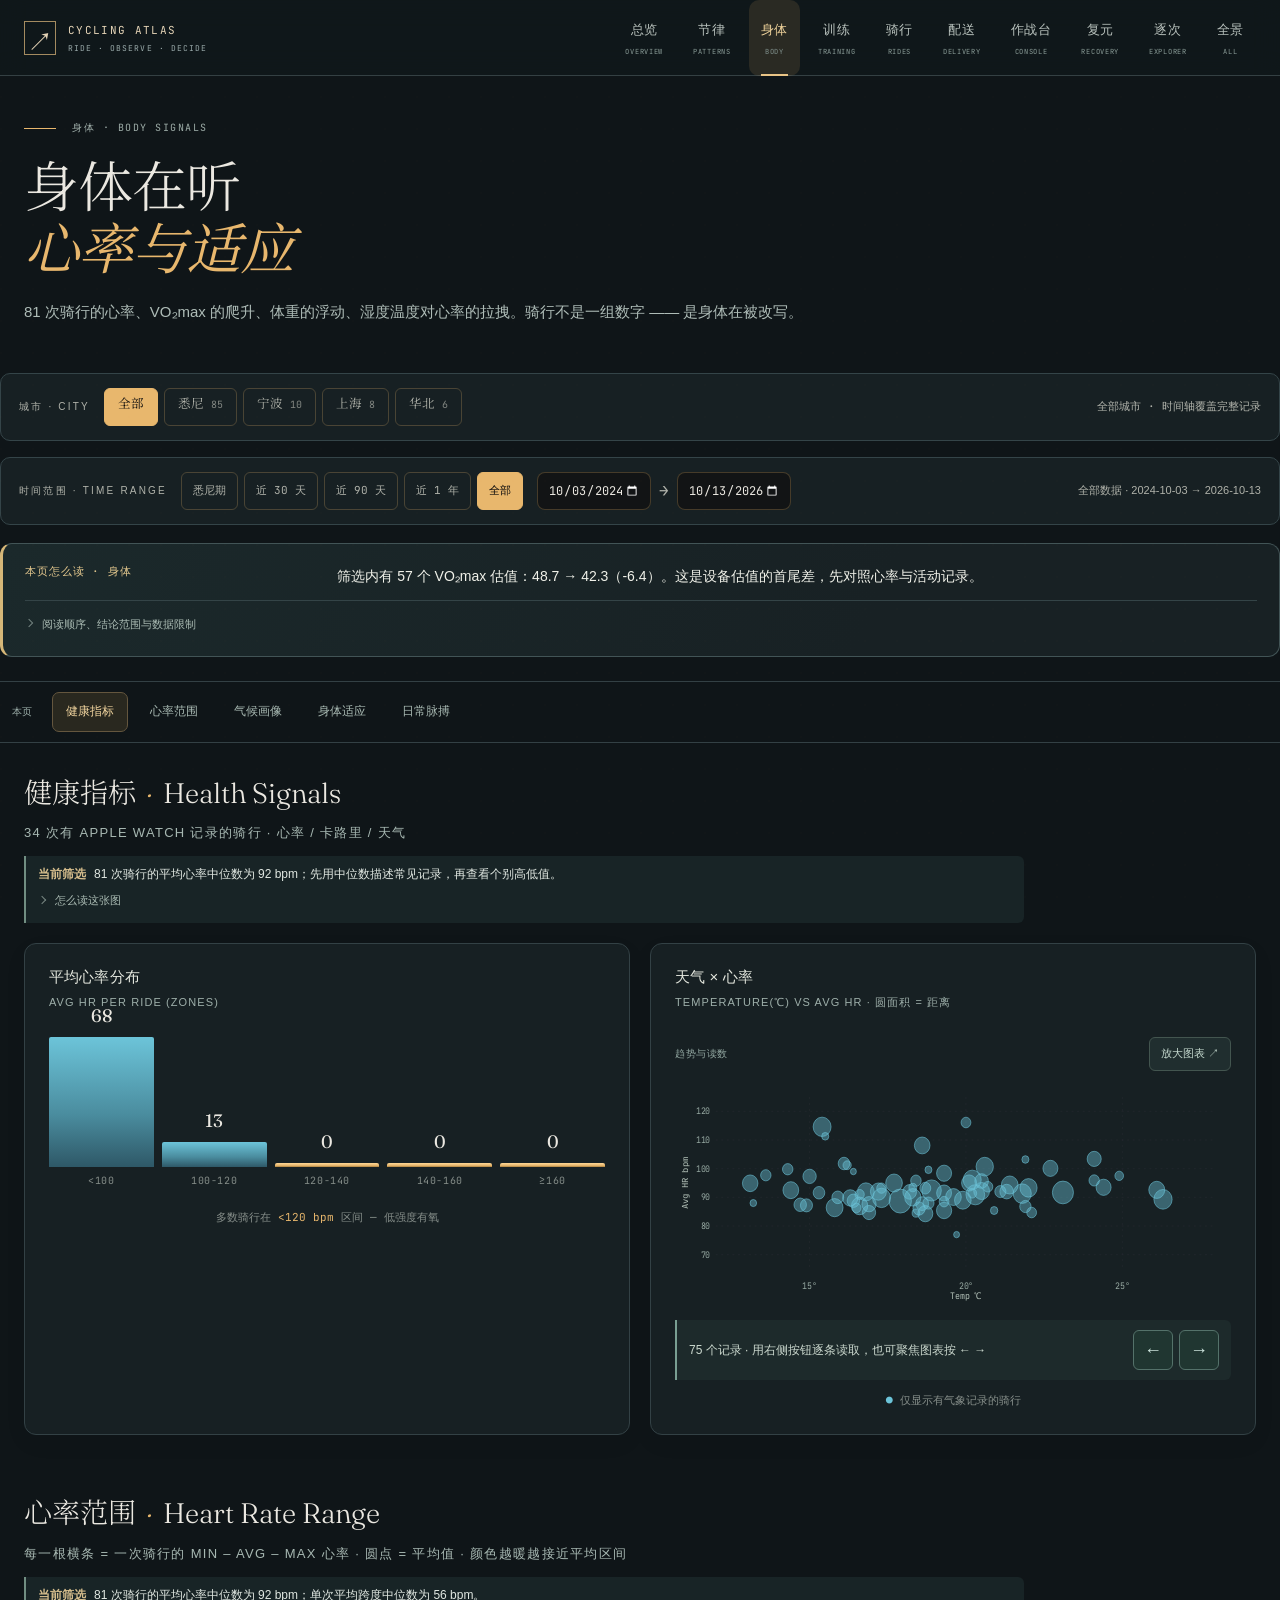
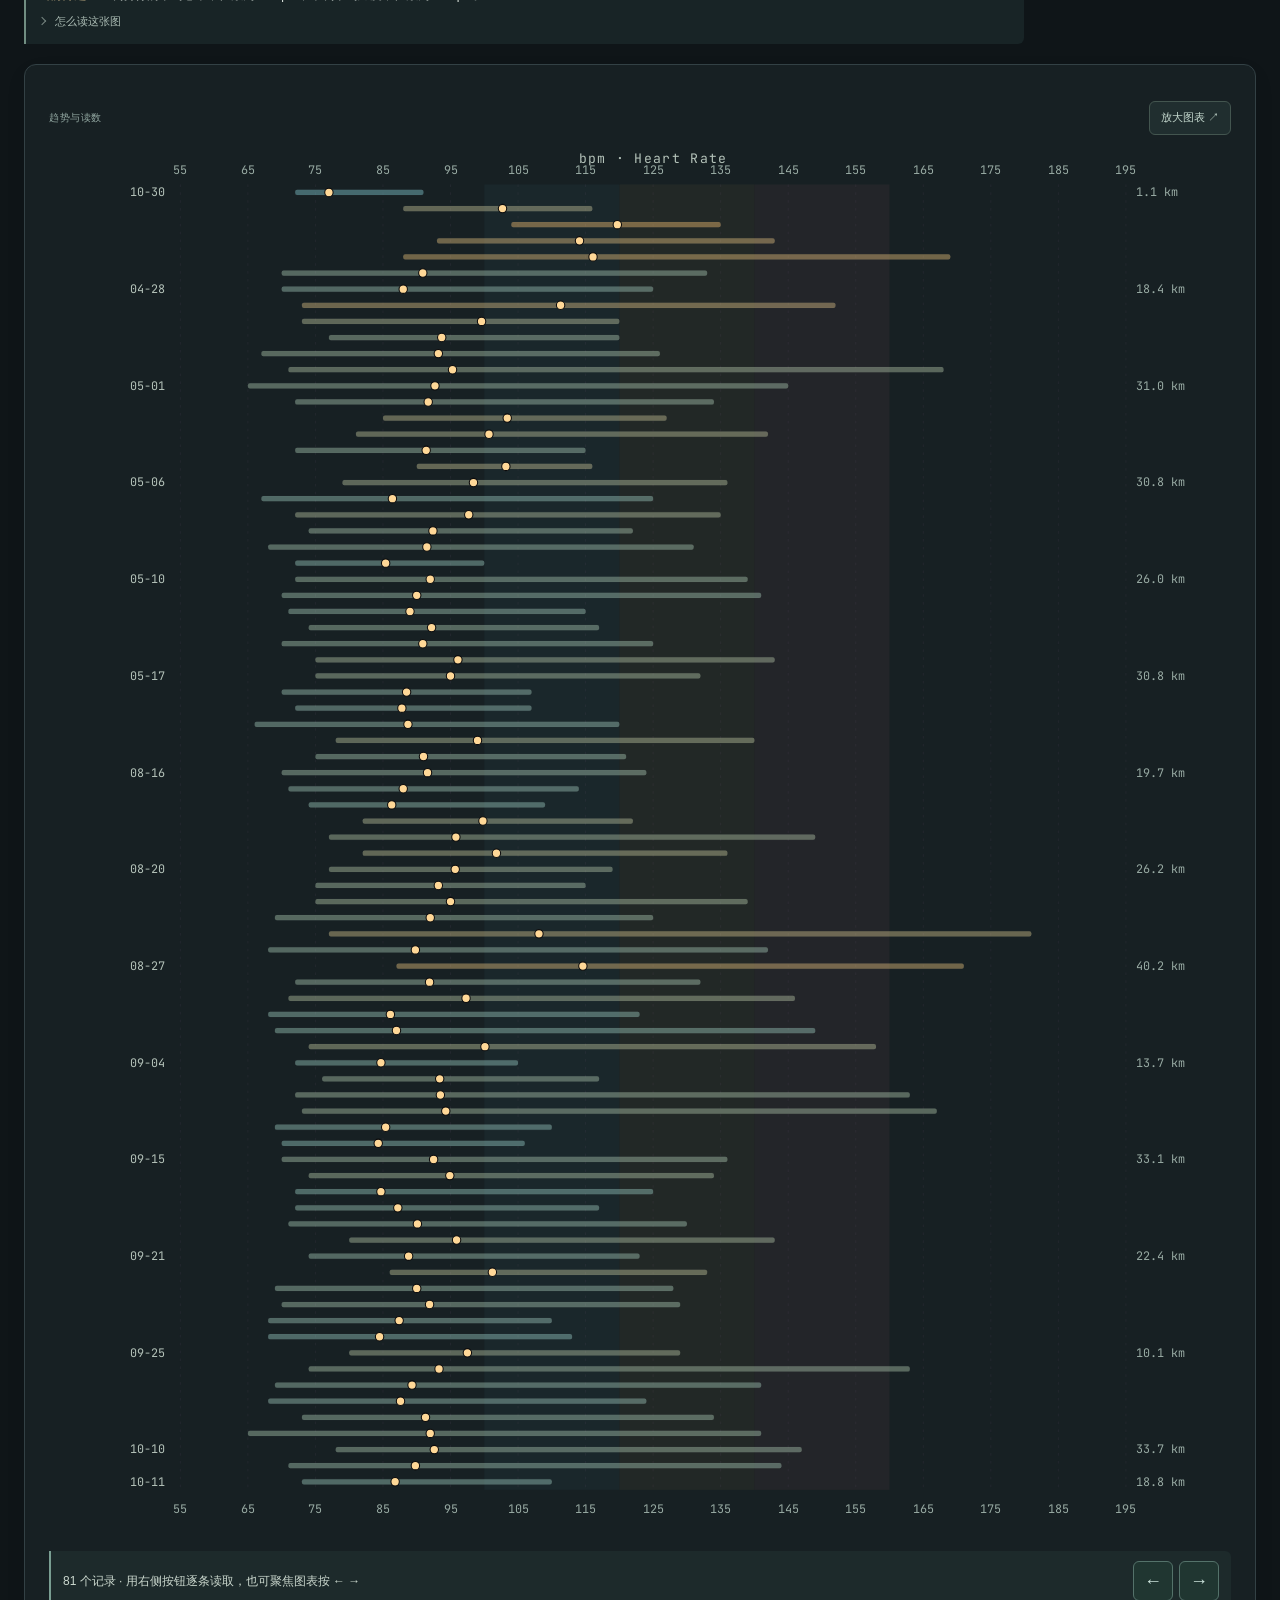
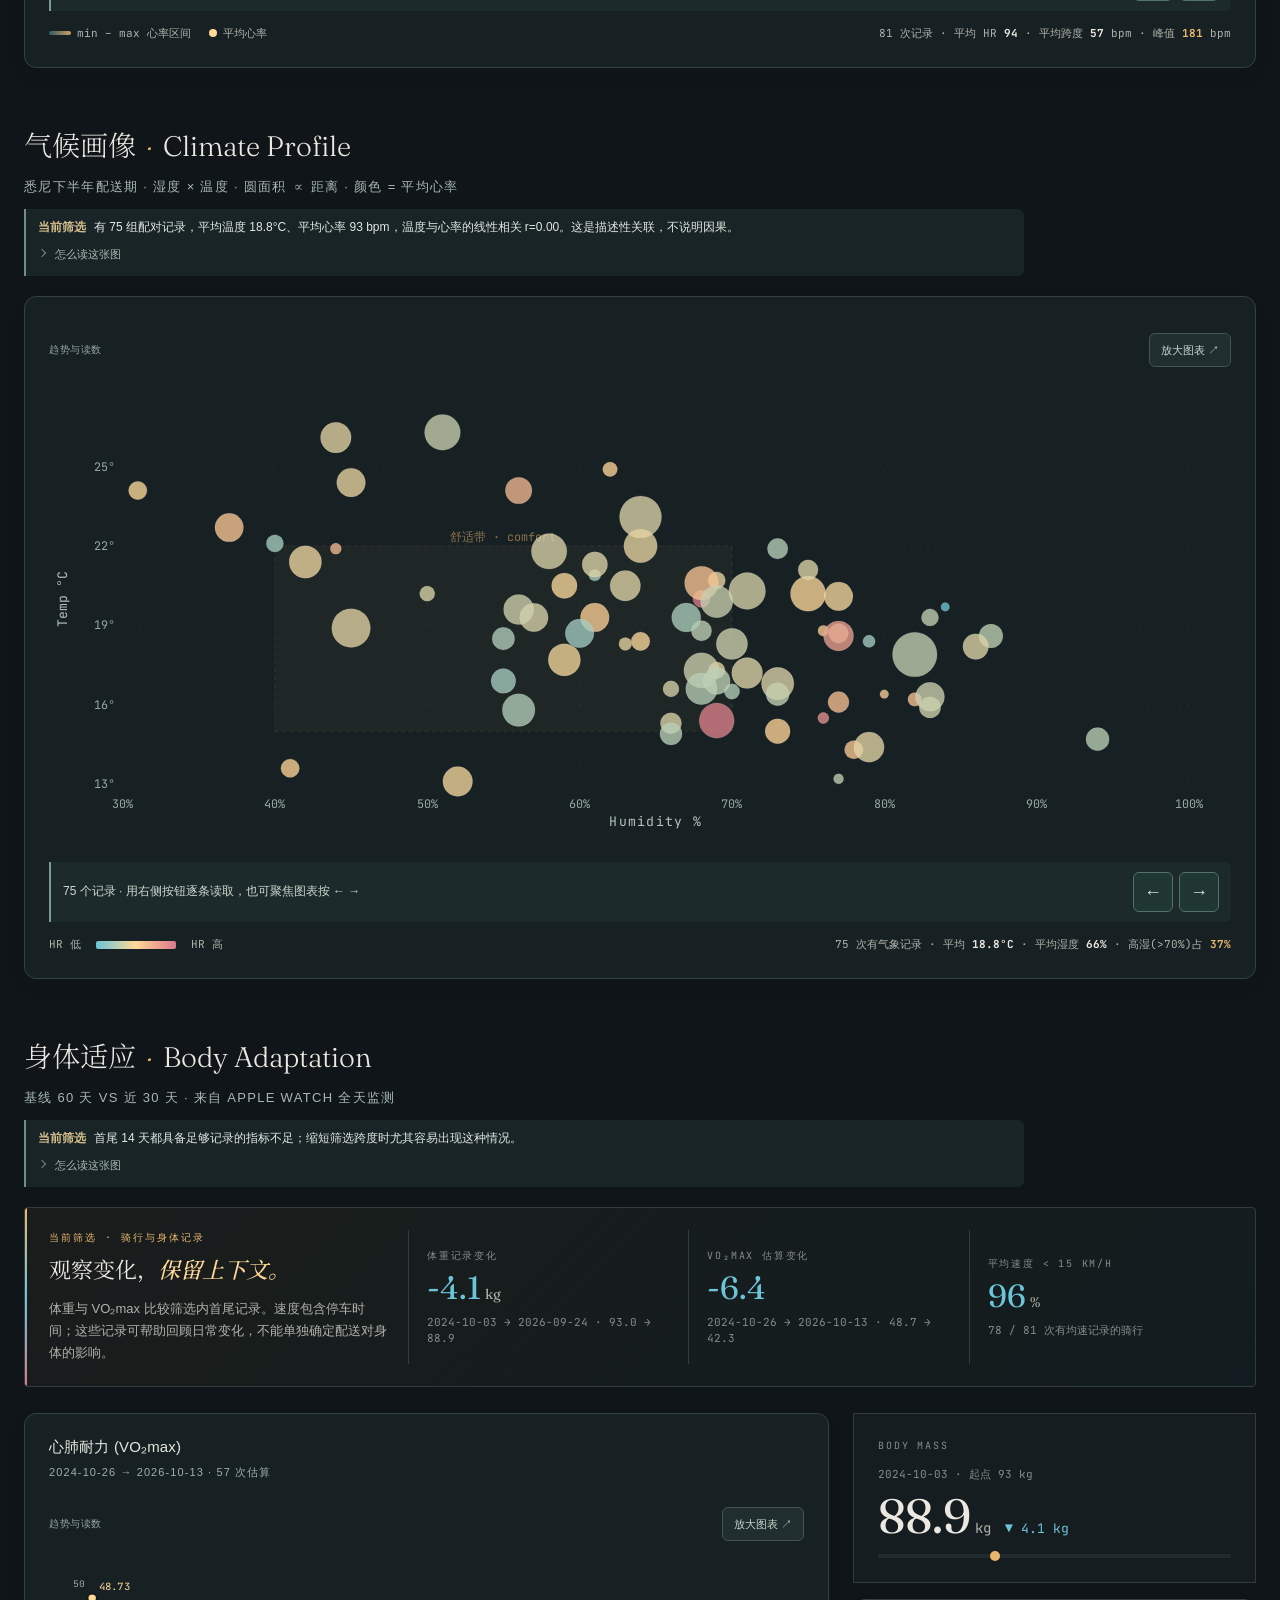
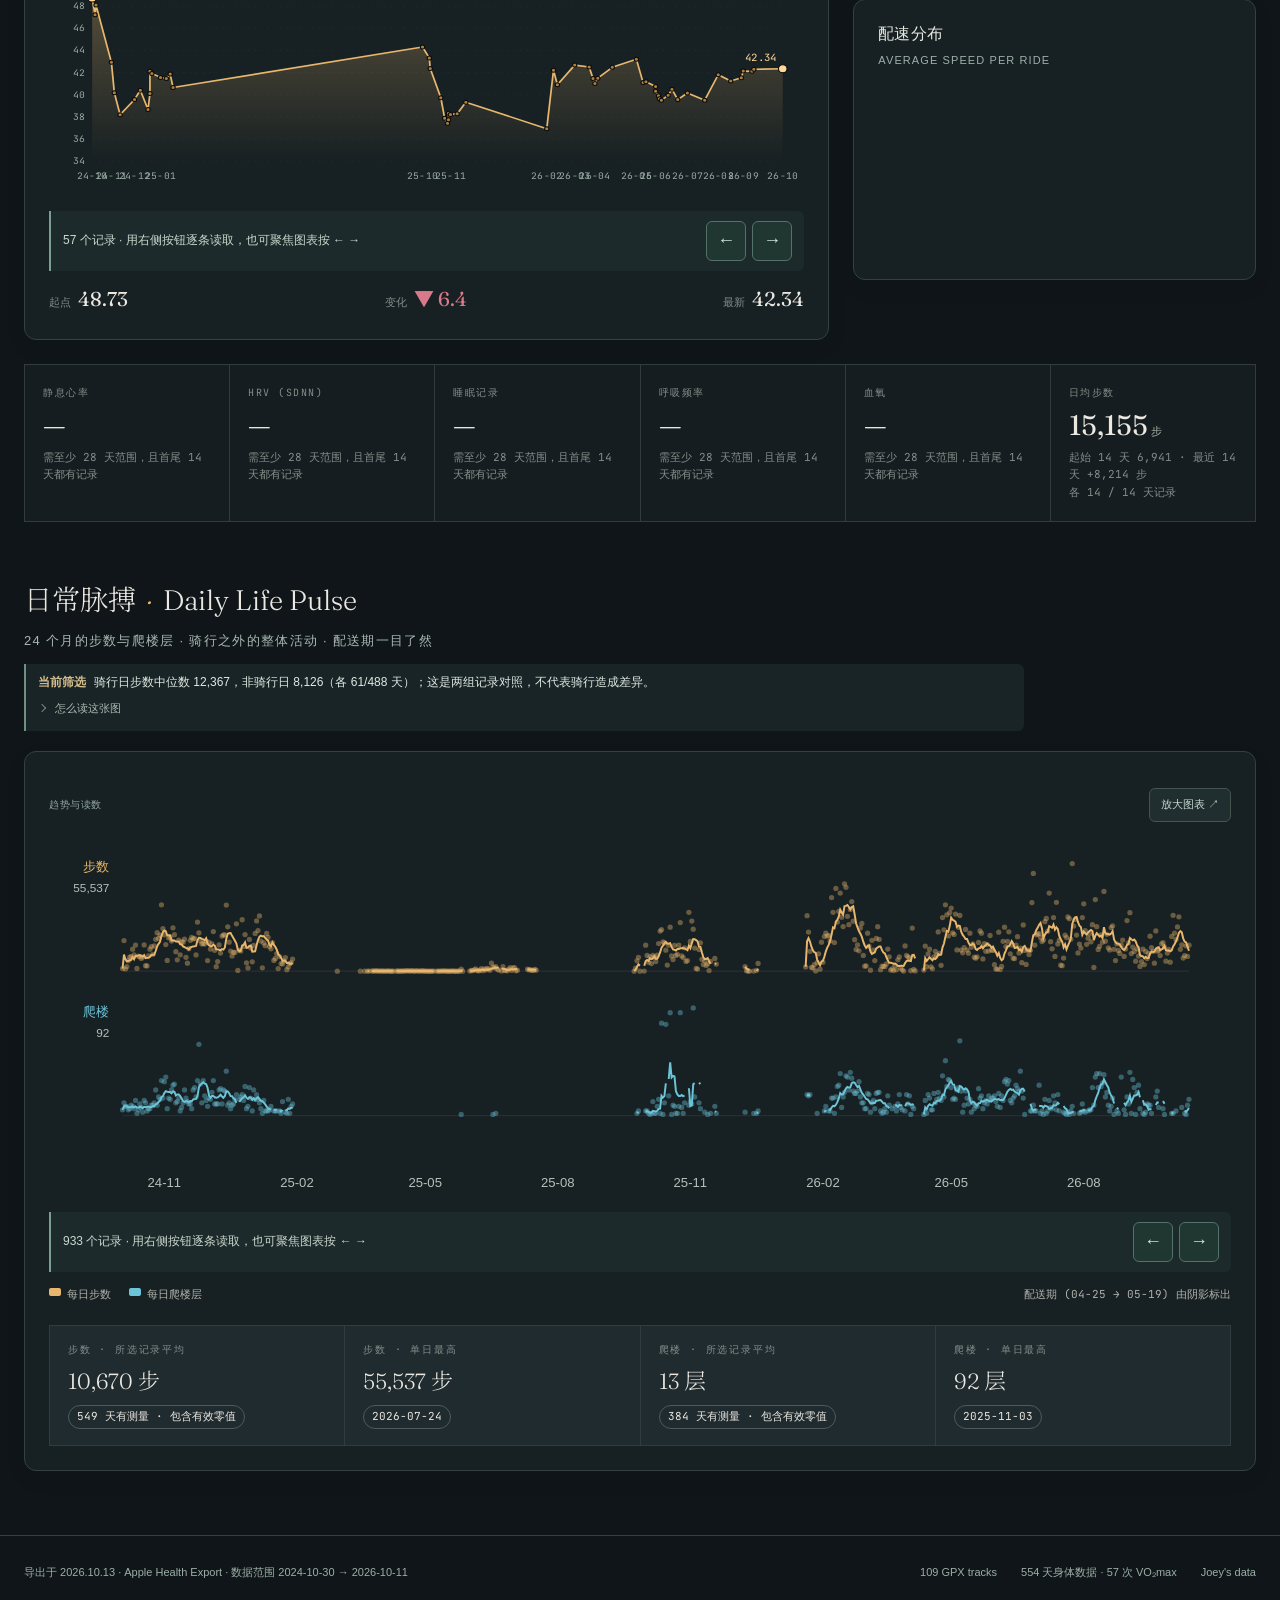
<file: body.html>
<!DOCTYPE html>
<html lang="zh-CN">
<head>
<meta charset="UTF-8">
<meta name="viewport" content="width=device-width, initial-scale=1.0">
<title>身体 · Body Signals</title>
<meta name="description" content="骑行写在身体上的痕迹 —— 心率区间、气候画像、VO₂max、体重与日常脉搏。">
<meta name="theme-color" content="#0f0e0c">
<meta property="og:type" content="website">
<meta property="og:site_name" content="Cycling Atlas">
<meta property="og:title" content="身体 · Body Signals">
<meta property="og:description" content="骑行写在身体上的痕迹 —— 心率区间、气候画像、VO₂max、体重与日常脉搏。">
<meta name="twitter:card" content="summary">
<link rel="icon" href="assets/favicon.svg?v=69ad9d413362" type="image/svg+xml">
<link rel="preconnect" href="https://fonts.googleapis.com">
<link rel="preconnect" href="https://fonts.gstatic.com" crossorigin>
<link href="https://fonts.googleapis.com/css2?family=Fraunces:opsz,wght@9..144,300;9..144,400;9..144,500;9..144,700&family=JetBrains+Mono:wght@300;400;500&family=Noto+Serif+SC:wght@300;400;500;700&display=swap" rel="stylesheet">
<link rel="stylesheet" href="assets/styles.css?v=d1652980118b">
<link rel="stylesheet" href="assets/site-ui.css?v=95672be36cc0">
</head>
<body data-page="body">

<nav id="topNav" class="top-nav" aria-label="主导航"></nav>

<section class="hero">
  <div class="hero-meta"><span id="heroMetaText">身体 · Body Signals</span><span class="hero-fresh" id="heroFresh"></span></div>
  <h1 id="heroH1">身体在听<br><em>心率与适应</em></h1>
  <p class="hero-sub" id="heroSub"><span data-stat="rides">81</span> 次骑行的心率、VO₂max 的爬升、体重的浮动、湿度温度对心率的拉拽。骑行不是一组数字 —— 是身体在被改写。</p>
</section>



<div class="range-filter city-filter" id="cityFilter"></div>

<div class="range-filter" id="rangeFilter">
  <span class="range-filter-label">时间范围 · Time Range</span>
  <div class="range-filter-presets">
    <button class="range-preset" data-preset="sydney">悉尼期</button>
    <button class="range-preset" data-preset="30d">近 30 天</button>
    <button class="range-preset" data-preset="90d">近 90 天</button>
    <button class="range-preset" data-preset="year">近 1 年</button>
    <button class="range-preset" data-preset="all">全部</button>
  </div>
  <div class="range-filter-inputs">
    <input type="date" id="rangeFrom" aria-label="开始日期">
    <span class="range-filter-sep">→</span>
    <input type="date" id="rangeTo" aria-label="结束日期">
  </div>
  <div class="range-filter-summary" id="rangeFilterSummary">全部数据</div>
</div>


<main class="main">
<section class="analysis-section">
  <div class="section-title">健康指标<em>·</em>Health Signals</div>
  <div class="section-sub">34 次有 Apple Watch 记录的骑行 · 心率 / 卡路里 / 天气</div>

  <div class="analysis-grid">

    <div class="chart-card">
      <div class="chart-title">平均心率分布</div>
      <div class="chart-sub">Avg HR per ride (zones)</div>
      <div class="hr-zones" id="hrZones"></div>
      <div style="font-family: var(--mono); font-size: 11px; color: var(--text-faint); text-align: center; margin-top: 12px;">
        多数骑行在 <span style="color: var(--amber);">&lt;120 bpm</span> 区间 — 低强度有氧
      </div>
    </div>

    <div class="chart-card">
      <div class="chart-title">天气 × 心率</div>
      <div class="chart-sub">Temperature(℃) vs Avg HR · 圆面积 = 距离</div>
      <svg class="weather-scatter" id="weatherScatter" viewBox="0 0 600 220" preserveAspectRatio="none"></svg>
      <div style="font-family: var(--mono); font-size: 11px; color: var(--text-faint); text-align: center; margin-top: 12px;">
        <span style="color: var(--cyan);">●</span> 仅显示有气象记录的骑行
      </div>
    </div>

  </div>
</section>


<section class="analysis-section">
  <div class="section-title">心率范围<em>·</em>Heart Rate Range</div>
  <div class="section-sub">每一根横条 = 一次骑行的 min – avg – max 心率 · 圆点 = 平均值 · 颜色越暖越接近平均区间</div>
  <div class="chart-card">
    <svg class="hr-range-chart" id="hrRangeChart" viewBox="0 0 900 520" preserveAspectRatio="xMidYMid meet"></svg>
    <div class="hr-range-foot">
      <span><span class="swatch"></span>min – max 心率区间</span>
      <span><span class="dot"></span>平均心率</span>
      <span style="margin-left:auto;" id="hrRangeFoot">—</span>
    </div>
  </div>
</section>


<section class="analysis-section">
  <div class="section-title">气候画像<em>·</em>Climate Profile</div>
  <div class="section-sub">悉尼下半年配送期 · 湿度 × 温度 · 圆面积 ∝ 距离 · 颜色 = 平均心率</div>
  <div class="chart-card">
    <svg class="climate-chart" id="climateChart" viewBox="0 0 900 360" preserveAspectRatio="none"></svg>
    <div class="climate-legend">
      <span>HR 低 <span class="grad"></span> HR 高</span>
      <span style="margin-left:auto;" id="climateFoot">—</span>
    </div>
  </div>
</section>


<section class="analysis-section">
  <div class="section-title">身体适应<em>·</em>Body Adaptation</div>
  <div class="section-sub">基线 60 天 vs 近 30 天 · 来自 Apple Watch 全天监测</div>

  <div class="trade-panel" id="tradePanel"></div>

  <div class="body-grid">

    <div class="chart-card">
      <div class="chart-title">心肺耐力 (VO₂max)</div>
      <div class="chart-sub" id="vo2Sub">最新读数 · Apple Watch 估算</div>
      <svg class="vo2-chart" id="vo2Chart" viewBox="0 0 700 240" preserveAspectRatio="none"></svg>
      <div class="vo2-foot">
        <span>起点 <strong id="vo2First">—</strong></span>
        <span id="vo2Trend">变化 —</span>
        <span>最新 <strong id="vo2Last">—</strong></span>
      </div>
    </div>

    <div class="body-side">
      <div class="weight-card">
        <div class="metric-label" style="font-family: var(--mono); font-size: 10px; color: var(--text-faint); letter-spacing: 0.18em; text-transform: uppercase; margin-bottom: 12px;">Body Mass</div>
        <div class="weight-from" id="weightFrom">—</div>
        <div class="weight-numbers">
          <div class="weight-now" id="weightNow">—<small>kg</small></div>
          <div class="weight-delta" id="weightDelta">—</div>
        </div>
        <div class="weight-bar">
          <div class="weight-bar-cur" id="weightBarCur"></div>
        </div>
      </div>

      <div class="chart-card">
        <div class="chart-title" style="font-size: 16px;">配速分布</div>
        <div class="chart-sub">Average speed per ride</div>
        <div class="speed-dist" id="speedDist"></div>
      </div>
    </div>

  </div>

  <div class="delta-grid" style="margin-top: 24px;" id="deltaGrid"></div>
</section>


<section class="analysis-section">
  <div class="section-title">日常脉搏<em>·</em>Daily Life Pulse</div>
  <div class="section-sub"><span data-stat="months">24</span> 个月的步数与爬楼层 · 骑行之外的整体活动 · 配送期一目了然</div>
  <div class="chart-card">
    <svg class="daily-life-chart" id="dailyLifeChart" viewBox="0 0 900 280" preserveAspectRatio="none"></svg>
    <div class="daily-life-legend">
      <span><span class="swatch" style="background: var(--amber); height: 8px;"></span>每日步数</span>
      <span><span class="swatch" style="background: var(--cyan); height: 8px;"></span>每日爬楼层</span>
      <span style="margin-left:auto;">配送期 (04-25 → 05-19) 由阴影标出</span>
    </div>
    <div class="daily-life-stats" id="dailyLifeStats"></div>
  </div>
</section>

</main>

<footer>
  <div id="footerGen">导出于 — · Apple Health Export</div>
  <div style="display: flex; gap: 24px;">
    <span id="footerTracks">— GPX tracks</span>
    <span id="footerDays">— days monitored</span>
    <span>Joey's data</span>
  </div>
</footer>

<div class="tooltip" id="tooltip"></div>

<script src="assets/routes.js?v=d70bad79e066"></script>
<script src="assets/health-data.js?v=a40e84c7ad99"></script>
<script src="assets/chart-model.js?v=a23f28d1bc84"></script>
<script src="assets/recovery.js?v=2b35cf9c8f19"></script>
<script src="assets/app.js?v=40b227072a13"></script>
<script src="assets/site-ui.js?v=01dd1afd6670"></script>
<script src="assets/analysis-guide.js?v=42ec2b161816"></script>
</body>
</html>
</file>
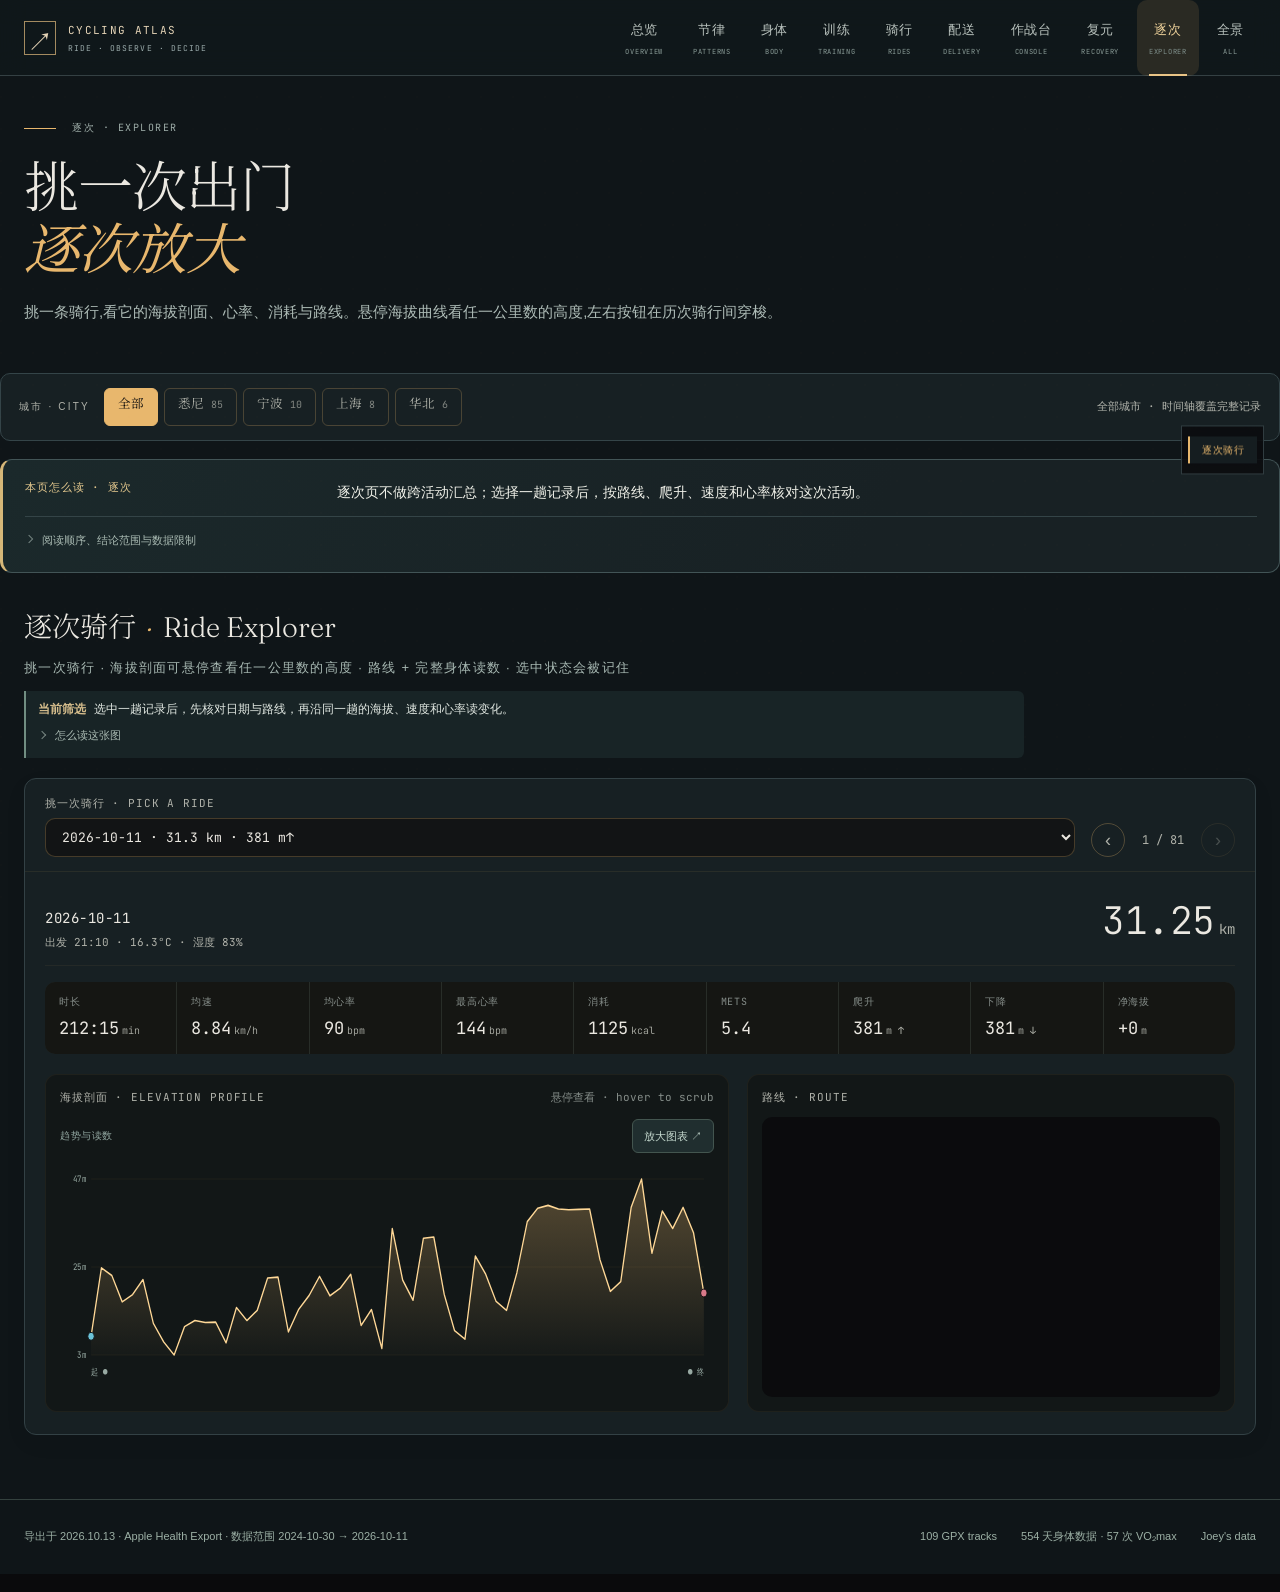
<file: explorer.html>
<!DOCTYPE html>
<html lang="zh-CN">
<head>
<meta charset="UTF-8">
<meta name="viewport" content="width=device-width, initial-scale=1.0">
<title>逐次 · Ride Explorer</title>
<meta name="description" content="挑一条骑行逐次放大 —— 海拔剖面、心率、消耗与路线,在历次骑行间穿梭。">
<meta name="theme-color" content="#0f0e0c">
<meta property="og:type" content="website">
<meta property="og:site_name" content="Cycling Atlas">
<meta property="og:title" content="逐次 · Ride Explorer">
<meta property="og:description" content="挑一条骑行逐次放大 —— 海拔剖面、心率、消耗与路线,在历次骑行间穿梭。">
<meta name="twitter:card" content="summary">
<link rel="icon" href="assets/favicon.svg?v=69ad9d413362" type="image/svg+xml">
<link rel="preconnect" href="https://fonts.googleapis.com">
<link rel="preconnect" href="https://fonts.gstatic.com" crossorigin>
<link href="https://fonts.googleapis.com/css2?family=Fraunces:opsz,wght@9..144,300;9..144,400;9..144,500;9..144,700&family=JetBrains+Mono:wght@300;400;500&family=Noto+Serif+SC:wght@300;400;500;700&display=swap" rel="stylesheet">
<link rel="stylesheet" href="assets/styles.css?v=d1652980118b">
<link rel="stylesheet" href="assets/site-ui.css?v=95672be36cc0">
</head>
<body data-page="explorer">

<nav id="topNav" class="top-nav" aria-label="主导航"></nav>

<section class="hero">
  <div class="hero-meta"><span id="heroMetaText">逐次 · Explorer</span><span class="hero-fresh" id="heroFresh"></span></div>
  <h1 id="heroH1">挑一次出门<br><em>逐次放大</em></h1>
  <p class="hero-sub" id="heroSub">挑一条骑行,看它的海拔剖面、心率、消耗与路线。悬停海拔曲线看任一公里数的高度,左右按钮在历次骑行间穿梭。</p>
</section>



<div class="range-filter city-filter" id="cityFilter"></div>


<main class="main">
<section class="analysis-section">
  <div class="section-title">逐次骑行<em>·</em>Ride Explorer</div>
  <div class="section-sub">挑一次骑行 · 海拔剖面可悬停查看任一公里数的高度 · 路线 + 完整身体读数 · 选中状态会被记住</div>
  <div class="chart-card" style="padding: 0;">
    <div id="rideExplorer"></div>
  </div>
</section>

</main>

<footer>
  <div id="footerGen">导出于 — · Apple Health Export</div>
  <div style="display: flex; gap: 24px;">
    <span id="footerTracks">— GPX tracks</span>
    <span id="footerDays">— days monitored</span>
    <span>Joey's data</span>
  </div>
</footer>

<div class="tooltip" id="tooltip"></div>

<script src="assets/routes.js?v=d70bad79e066"></script>
<script src="assets/health-data.js?v=a40e84c7ad99"></script>
<script src="assets/chart-model.js?v=a23f28d1bc84"></script>
<script src="assets/recovery.js?v=2b35cf9c8f19"></script>
<script src="assets/app.js?v=40b227072a13"></script>
<script src="assets/site-ui.js?v=01dd1afd6670"></script>
<script src="assets/analysis-guide.js?v=42ec2b161816"></script>
</body>
</html>
</file>
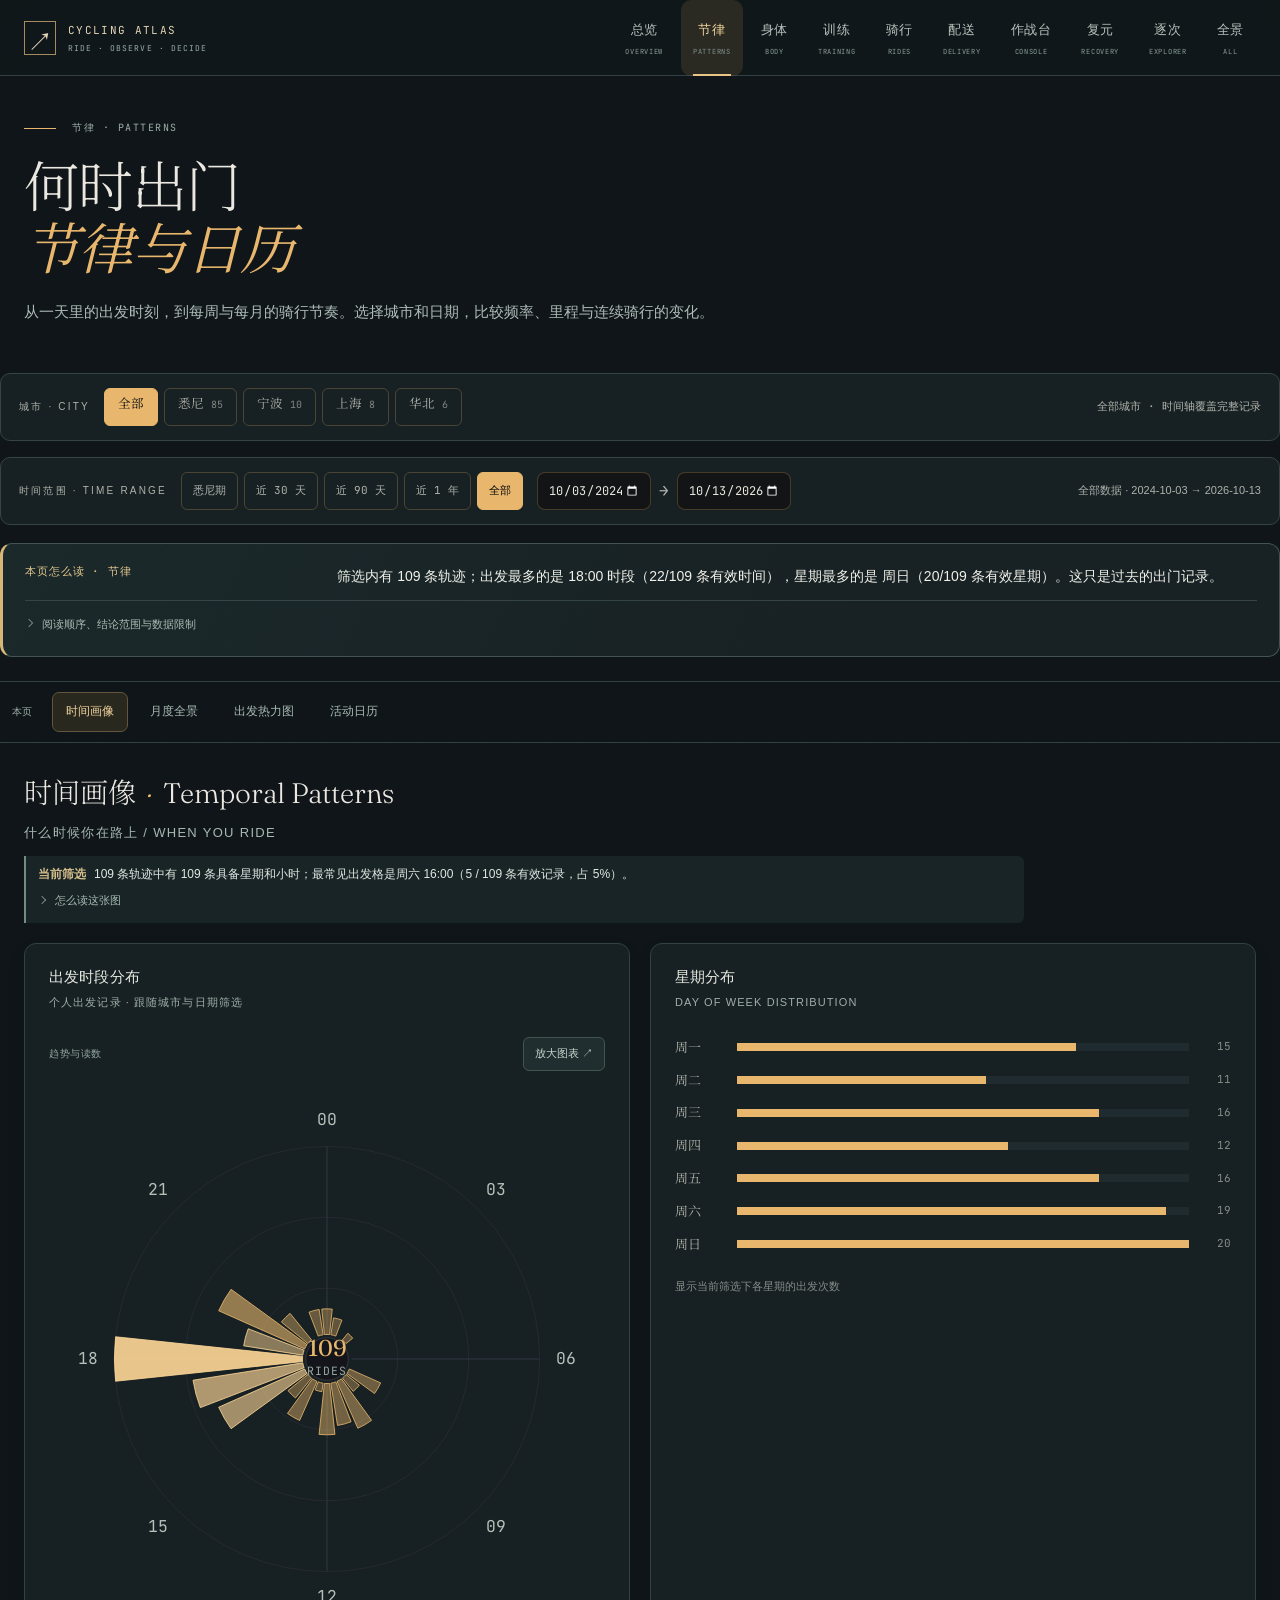
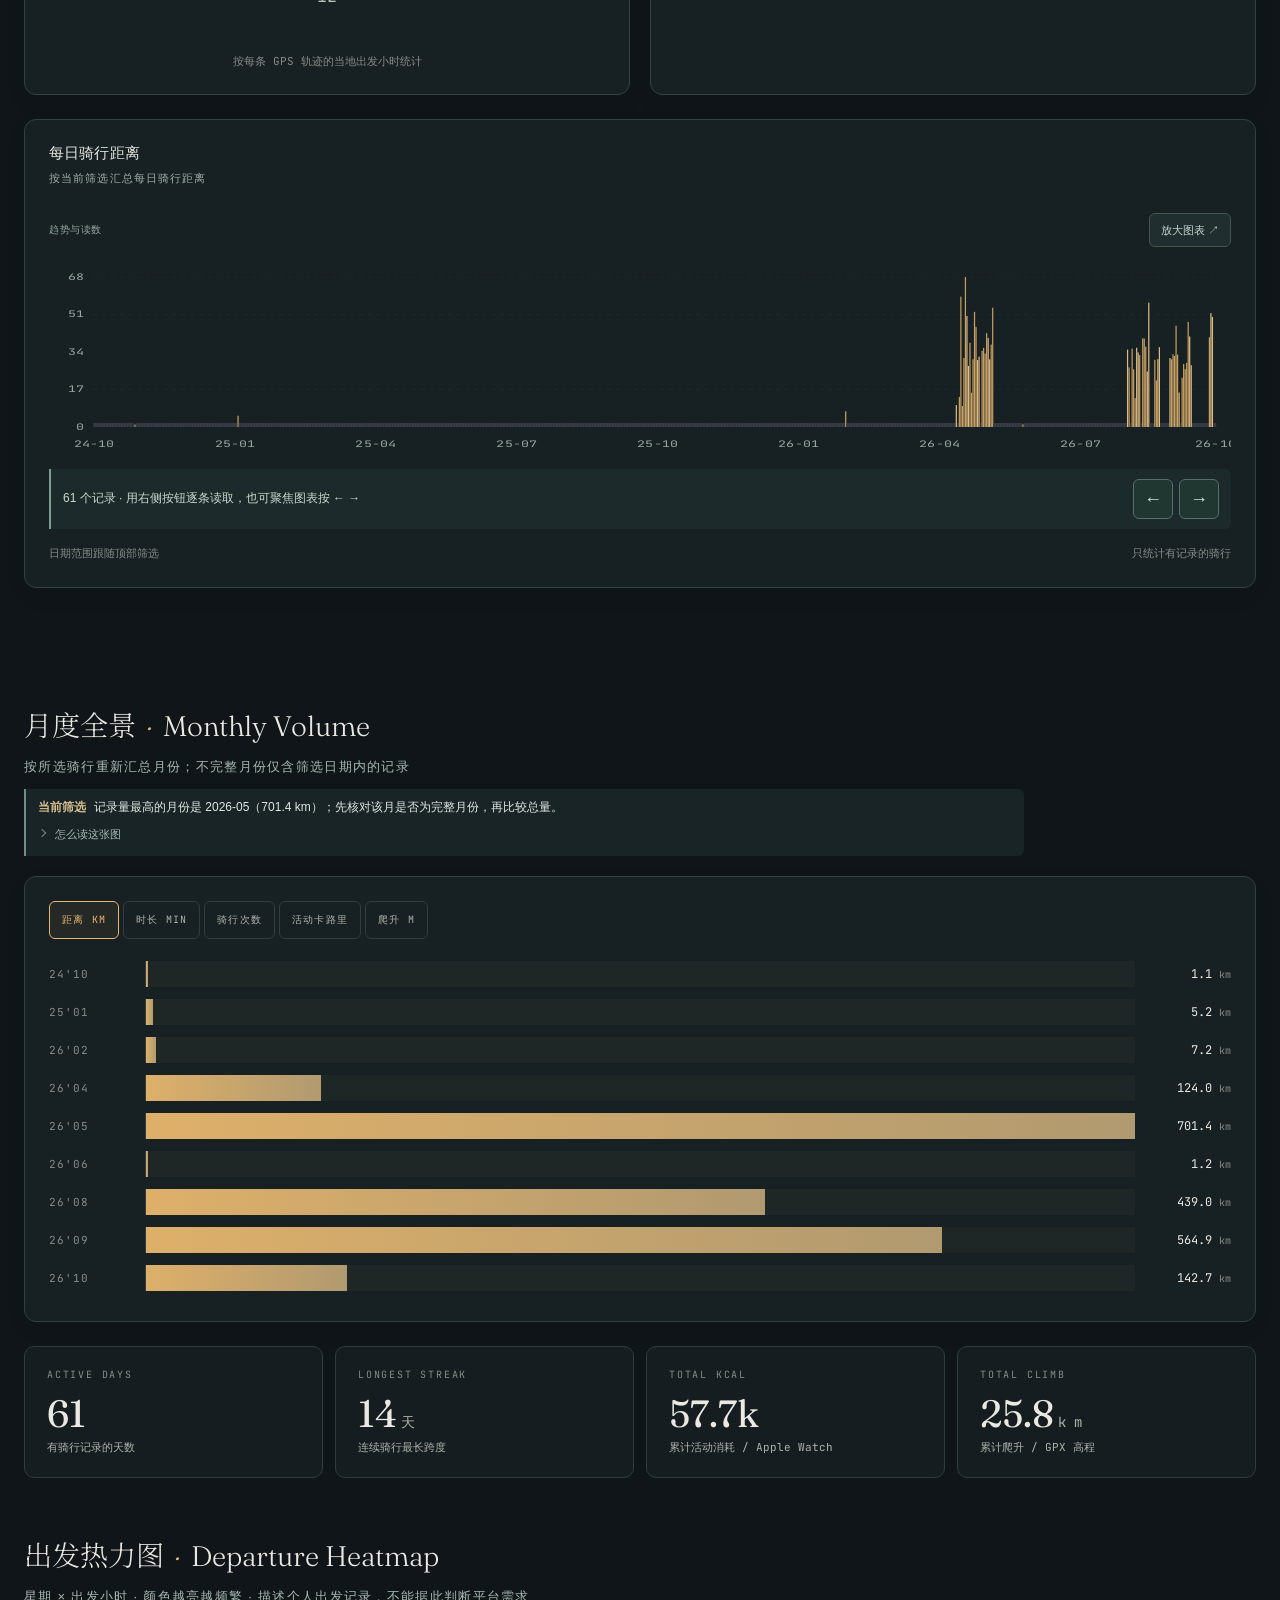
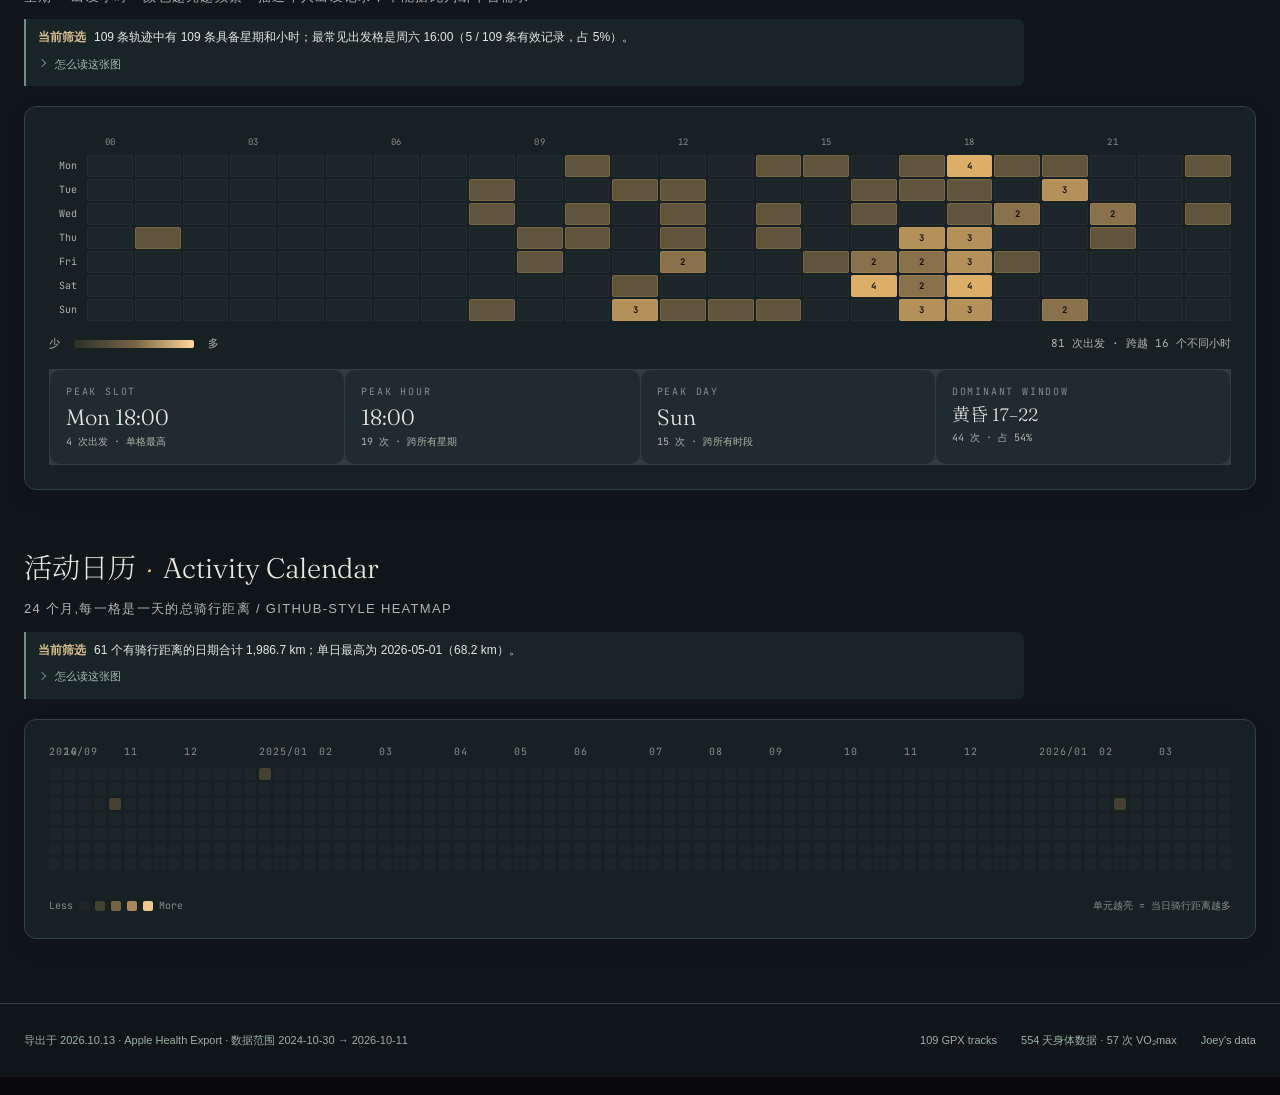
<file: patterns.html>
<!DOCTYPE html>
<html lang="zh-CN">
<head>
<meta charset="UTF-8">
<meta name="viewport" content="width=device-width, initial-scale=1.0">
<title>节律 · Patterns</title>
<meta name="description" content="出发时刻、星期与月份的节律画像 —— 时段时钟、月度全景、出发热力图与活动日历。">
<meta name="theme-color" content="#0f0e0c">
<meta property="og:type" content="website">
<meta property="og:site_name" content="Cycling Atlas">
<meta property="og:title" content="节律 · Patterns">
<meta property="og:description" content="出发时刻、星期与月份的节律画像 —— 时段时钟、月度全景、出发热力图与活动日历。">
<meta name="twitter:card" content="summary">
<link rel="icon" href="assets/favicon.svg?v=69ad9d413362" type="image/svg+xml">
<link rel="preconnect" href="https://fonts.googleapis.com">
<link rel="preconnect" href="https://fonts.gstatic.com" crossorigin>
<link href="https://fonts.googleapis.com/css2?family=Fraunces:opsz,wght@9..144,300;9..144,400;9..144,500;9..144,700&family=JetBrains+Mono:wght@300;400;500&family=Noto+Serif+SC:wght@300;400;500;700&display=swap" rel="stylesheet">
<link rel="stylesheet" href="assets/styles.css?v=d1652980118b">
<link rel="stylesheet" href="assets/site-ui.css?v=95672be36cc0">
</head>
<body data-page="patterns">

<nav id="topNav" class="top-nav" aria-label="主导航"></nav>

<section class="hero">
  <div class="hero-meta"><span id="heroMetaText">节律 · Patterns</span><span class="hero-fresh" id="heroFresh"></span></div>
  <h1 id="heroH1">何时出门<br><em>节律与日历</em></h1>
  <p class="hero-sub" id="heroSub">从一天里的出发时刻，到每周与每月的骑行节奏。选择城市和日期，比较频率、里程与连续骑行的变化。</p>
</section>



<div class="range-filter city-filter" id="cityFilter"></div>

<div class="range-filter" id="rangeFilter">
  <span class="range-filter-label">时间范围 · Time Range</span>
  <div class="range-filter-presets">
    <button class="range-preset" data-preset="sydney">悉尼期</button>
    <button class="range-preset" data-preset="30d">近 30 天</button>
    <button class="range-preset" data-preset="90d">近 90 天</button>
    <button class="range-preset" data-preset="year">近 1 年</button>
    <button class="range-preset" data-preset="all">全部</button>
  </div>
  <div class="range-filter-inputs">
    <input type="date" id="rangeFrom" aria-label="开始日期">
    <span class="range-filter-sep">→</span>
    <input type="date" id="rangeTo" aria-label="结束日期">
  </div>
  <div class="range-filter-summary" id="rangeFilterSummary">全部数据</div>
</div>


<main class="main">
<section class="analysis-section">
  <div class="section-title">时间画像<em>·</em>Temporal Patterns</div>
  <div class="section-sub">什么时候你在路上 / when you ride</div>

  <div class="analysis-grid">

    <div class="chart-card">
      <div class="chart-title">出发时段分布</div>
      <div class="chart-sub">个人出发记录 · 跟随城市与日期筛选</div>
      <svg class="hour-clock" id="hourClock" viewBox="0 0 340 340"></svg>
      <div style="font-family: var(--mono); font-size: 11px; color: var(--text-faint); text-align: center; margin-top: 16px;">
        按每条 GPS 轨迹的当地出发小时统计
      </div>
    </div>

    <div class="chart-card">
      <div class="chart-title">星期分布</div>
      <div class="chart-sub">Day of week distribution</div>
      <div class="weekday-rows" id="weekdayChart"></div>
      <div style="font-family: var(--mono); font-size: 11px; color: var(--text-faint); margin-top: 24px;">
        显示当前筛选下各星期的出发次数
      </div>
    </div>

  </div>

  <div class="chart-card" style="margin-top: 24px;">
    <div class="chart-title">每日骑行距离</div>
    <div class="chart-sub">按当前筛选汇总每日骑行距离</div>
    <svg class="daily-chart" id="dailyChart" viewBox="0 0 800 200" preserveAspectRatio="none"></svg>
    <div style="font-family: var(--mono); font-size: 11px; color: var(--text-faint); margin-top: 16px; display: flex; justify-content: space-between;">
      <span>日期范围跟随顶部筛选</span>
      <span>只统计有记录的骑行</span>
    </div>
  </div>

  <div class="highlights" id="highlights"></div>
</section>


<section class="analysis-section">
  <div class="section-title">月度全景<em>·</em>Monthly Volume</div>
  <div class="section-sub">按所选骑行重新汇总月份；不完整月份仅含筛选日期内的记录</div>

  <div class="chart-card">
    <div class="monthly-tabs" id="monthlyTabs">
      <button class="monthly-tab active" data-metric="distance_km">距离 km</button>
      <button class="monthly-tab" data-metric="duration_min">时长 min</button>
      <button class="monthly-tab" data-metric="rides">骑行次数</button>
      <button class="monthly-tab" data-metric="kcal">活动卡路里</button>
      <button class="monthly-tab" data-metric="elev_gain_m">爬升 m</button>
    </div>
    <div id="monthlyChart"></div>
  </div>

  <div class="metric-grid" style="margin-top: 24px;">
    <div class="metric-card">
      <div class="metric-label">Active Days</div>
      <div class="metric-value" id="mActiveDays">—</div>
      <div class="metric-sub">有骑行记录的天数</div>
    </div>
    <div class="metric-card">
      <div class="metric-label">Longest Streak</div>
      <div class="metric-value" id="mStreak">—<small>天</small></div>
      <div class="metric-sub">连续骑行最长跨度</div>
    </div>
    <div class="metric-card">
      <div class="metric-label">Total kcal</div>
      <div class="metric-value" id="mKcal">—</div>
      <div class="metric-sub">累计活动消耗 / Apple Watch</div>
    </div>
    <div class="metric-card">
      <div class="metric-label">Total Climb</div>
      <div class="metric-value" id="mClimb">—<small>m</small></div>
      <div class="metric-sub">累计爬升 / GPX 高程</div>
    </div>
  </div>
</section>


<section class="analysis-section">
  <div class="section-title">出发热力图<em>·</em>Departure Heatmap</div>
  <div class="section-sub">星期 × 出发小时 · 颜色越亮越频繁 · 描述个人出发记录，不能据此判断平台需求</div>
  <div class="chart-card">
    <div class="heatmap-wrap">
      <div class="heatmap" id="hourHeatmap"></div>
    </div>
    <div class="heatmap-legend">
      <span>少</span><span class="grad"></span><span>多</span>
      <span style="margin-left:auto;" id="hmFoot">—</span>
    </div>
    <div class="heatmap-stats" id="hmStats"></div>
  </div>
</section>


<section class="analysis-section">
  <div class="section-title">活动日历<em>·</em>Activity Calendar</div>
  <div class="section-sub"><span data-stat="months">24</span> 个月,每一格是一天的总骑行距离 / GitHub-style heatmap</div>

  <div class="chart-card">
    <div class="cal-wrap">
      <div class="cal-months" id="calMonths"></div>
      <div class="cal-grid" id="calGrid"></div>
    </div>
    <div class="cal-legend">
      <span>Less</span>
      <span class="sw cal-cell"></span>
      <span class="sw cal-cell l1"></span>
      <span class="sw cal-cell l2"></span>
      <span class="sw cal-cell l3"></span>
      <span class="sw cal-cell l4"></span>
      <span>More</span>
      <span style="margin-left: auto;">单元越亮 = 当日骑行距离越多</span>
    </div>
  </div>
</section>

</main>

<footer>
  <div id="footerGen">导出于 — · Apple Health Export</div>
  <div style="display: flex; gap: 24px;">
    <span id="footerTracks">— GPX tracks</span>
    <span id="footerDays">— days monitored</span>
    <span>Joey's data</span>
  </div>
</footer>

<div class="tooltip" id="tooltip"></div>

<script src="assets/routes.js?v=d70bad79e066"></script>
<script src="assets/health-data.js?v=a40e84c7ad99"></script>
<script src="assets/chart-model.js?v=a23f28d1bc84"></script>
<script src="assets/recovery.js?v=2b35cf9c8f19"></script>
<script src="assets/app.js?v=40b227072a13"></script>
<script src="assets/site-ui.js?v=01dd1afd6670"></script>
<script src="assets/analysis-guide.js?v=42ec2b161816"></script>
</body>
</html>
</file>
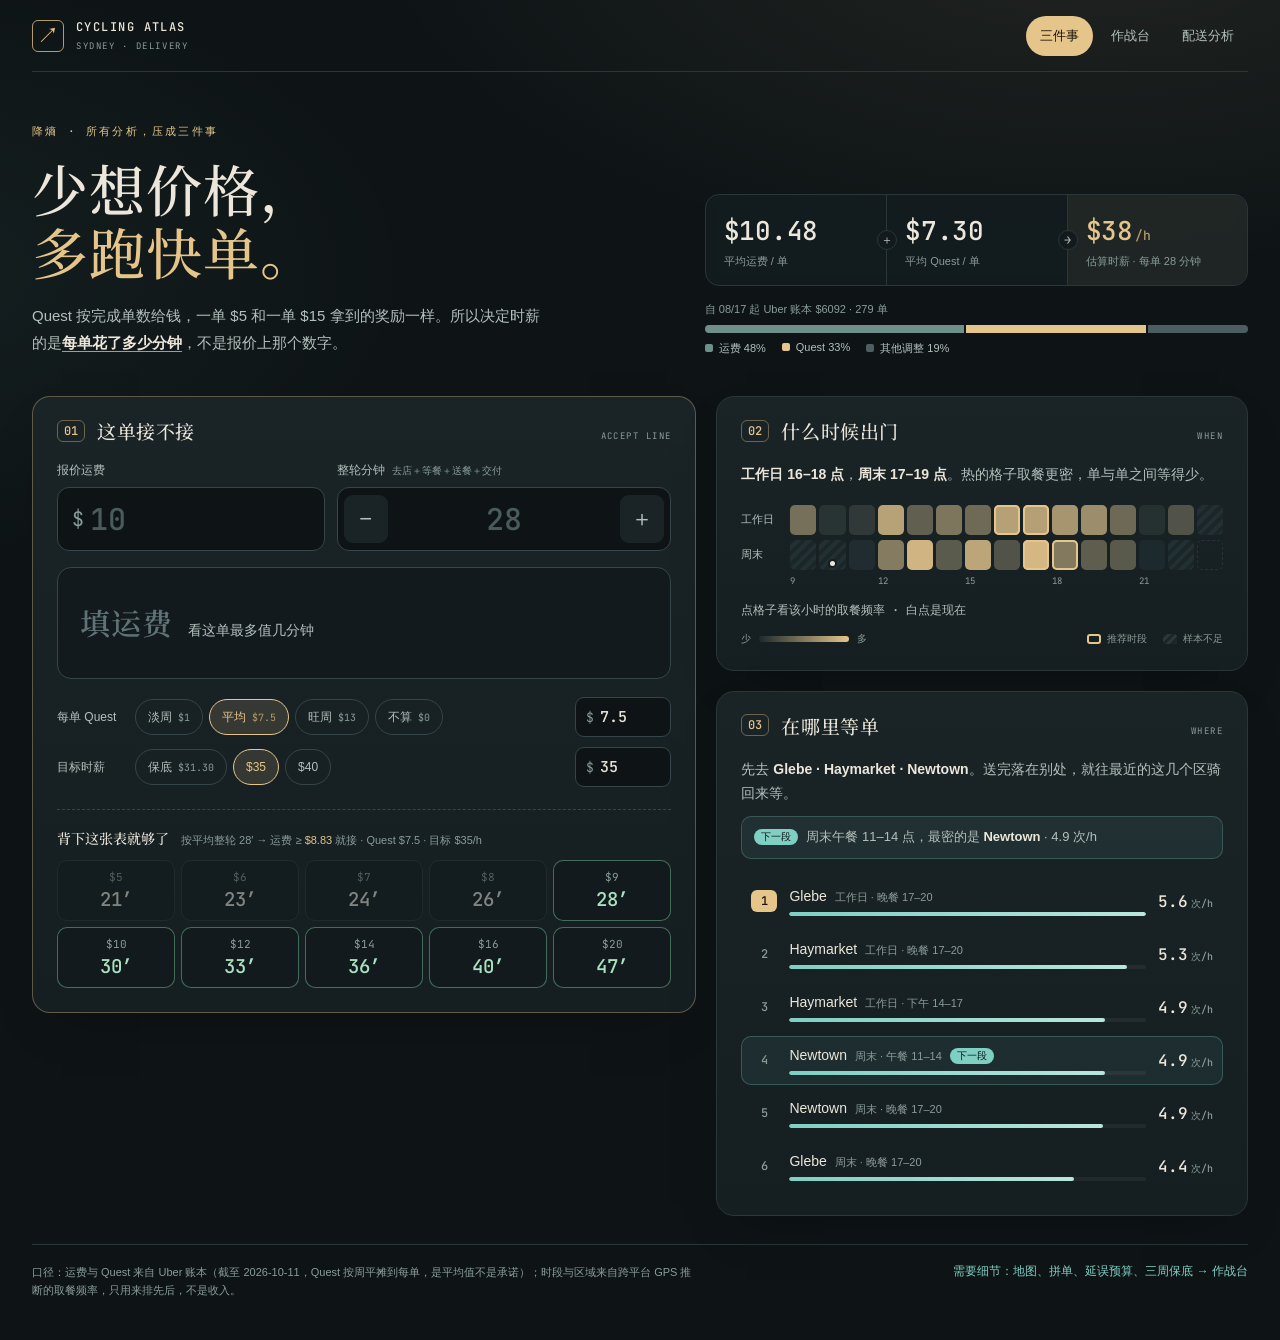
<file: plan.html>
<!DOCTYPE html>
<html lang="zh-CN">
<head>
<meta charset="UTF-8">
<meta name="viewport" content="width=device-width, initial-scale=1.0">
<title>三件事 · Delivery in Three</title>
<meta name="description" content="把悉尼配送分析压成三件事：何时出门、在哪等单、这单接不接。">
<meta name="theme-color" content="#0e1416">
<meta property="og:type" content="website">
<meta property="og:site_name" content="Cycling Atlas">
<meta property="og:title" content="三件事 · Delivery in Three">
<meta property="og:description" content="把悉尼配送分析压成三件事：何时出门、在哪等单、这单接不接。">
<link rel="icon" href="assets/favicon.svg?v=69ad9d413362" type="image/svg+xml">
<link rel="preconnect" href="https://fonts.googleapis.com">
<link rel="preconnect" href="https://fonts.gstatic.com" crossorigin>
<link href="https://fonts.googleapis.com/css2?family=JetBrains+Mono:wght@300;400;500&family=Noto+Serif+SC:wght@400;500;600&display=swap" rel="stylesheet">
<link rel="stylesheet" href="assets/plan.css?v=828380ba90b6">
</head>
<body data-page="plan">
<div class="pl">
  <header class="pl-top">
    <a class="pl-brand" href="index.html"><span class="pl-mark">↗</span><span><b>CYCLING ATLAS</b><small>SYDNEY · DELIVERY</small></span></a>
    <nav class="pl-links" aria-label="主导航"><a class="active" href="plan.html" aria-current="page">三件事</a><a href="dashboard.html">作战台</a><a href="delivery.html">配送分析</a></nav>
  </header>

  <section class="pl-hero">
    <div class="pl-hero-copy">
      <div class="pl-kicker">降熵 · 所有分析，压成三件事</div>
      <h1>少想价格，<br><em>多跑快单。</em></h1>
      <p id="plLead">Quest 按完成单数给钱，一单 $5 和一单 $15 拿到的奖励一样。所以决定时薪的是<b>每单花了多少分钟</b>，不是报价上那个数字。</p>
    </div>
    <div class="pl-hero-side">
      <div class="pl-stats" id="plStats"></div>
      <div class="pl-mix" id="plMix"></div>
    </div>
  </section>

  <main class="pl-grid">
    <section class="pl-card pl-offer" id="offer" aria-labelledby="plOfferTitle">
      <header class="pl-head"><span class="pl-step">01</span><h2 id="plOfferTitle">这单接不接</h2><em>ACCEPT LINE</em></header>
      <div class="pl-body">
        <div class="pl-inputs">
          <label class="pl-field"><span>报价运费</span><div class="pl-num"><i>$</i><input id="plFare" type="number" inputmode="decimal" min="0" step="0.5" placeholder="9"></div></label>
          <label class="pl-field"><span>整轮分钟 <small>去店＋等餐＋送餐＋交付</small></span>
            <div class="pl-num pl-step-num"><button type="button" data-step="-1" aria-label="减 1 分钟">−</button><input id="plMin" type="number" inputmode="numeric" min="1" step="1" placeholder="25"><button type="button" data-step="1" aria-label="加 1 分钟">＋</button></div></label>
        </div>
        <div class="pl-verdict" id="plVerdict" aria-live="polite"></div>
        <div class="pl-assume">
          <div class="pl-assume-row"><span>每单 Quest</span><div class="pl-chips" id="plQuestChips"></div><div class="pl-num pl-mini"><i>$</i><input id="plQuest" type="number" inputmode="decimal" min="0" step="0.5" aria-label="每单 Quest"></div></div>
          <div class="pl-assume-row"><span>目标时薪</span><div class="pl-chips" id="plTargetChips"></div><div class="pl-num pl-mini"><i>$</i><input id="plTarget" type="number" inputmode="decimal" min="1" step="1" aria-label="目标时薪"></div></div>
        </div>
        <div class="pl-sheet">
          <div class="pl-sheet-head"><h3>背下这张表就够了</h3><span id="plSheetNote"></span></div>
          <div class="pl-sheet-grid" id="plSheet"></div>
        </div>
      </div>
    </section>

    <section class="pl-card pl-time" id="time" aria-labelledby="plTimeTitle">
      <header class="pl-head"><span class="pl-step">02</span><h2 id="plTimeTitle">什么时候出门</h2><em>WHEN</em></header>
      <div class="pl-body">
        <p class="pl-answer" id="plTimeAnswer"></p>
        <div class="pl-heat" id="plHeat"></div>
        <div class="pl-legend"><span>少</span><i></i><span>多</span><span class="pl-legend-best"><b></b>推荐时段</span><span class="pl-legend-thin"><b></b>样本不足</span></div>
      </div>
    </section>

    <section class="pl-card pl-zone" id="where" aria-labelledby="plZoneTitle">
      <header class="pl-head"><span class="pl-step">03</span><h2 id="plZoneTitle">在哪里等单</h2><em>WHERE</em></header>
      <div class="pl-body">
        <p class="pl-answer" id="plZoneAnswer"></p>
        <ol class="pl-rank" id="plRank"></ol>
      </div>
    </section>
  </main>

  <footer class="pl-foot">
    <p id="plBasis"></p>
    <a href="dashboard.html">需要细节：地图、拼单、延误预算、三周保底 → 作战台</a>
  </footer>
</div>
<script src="assets/delivery-data.js?v=580d0942fa00"></script>
<script src="assets/delivery-model.js?v=decd78e99a45"></script>
<script src="assets/plan.js?v=42abc0278538"></script>
</body></html>
</file>
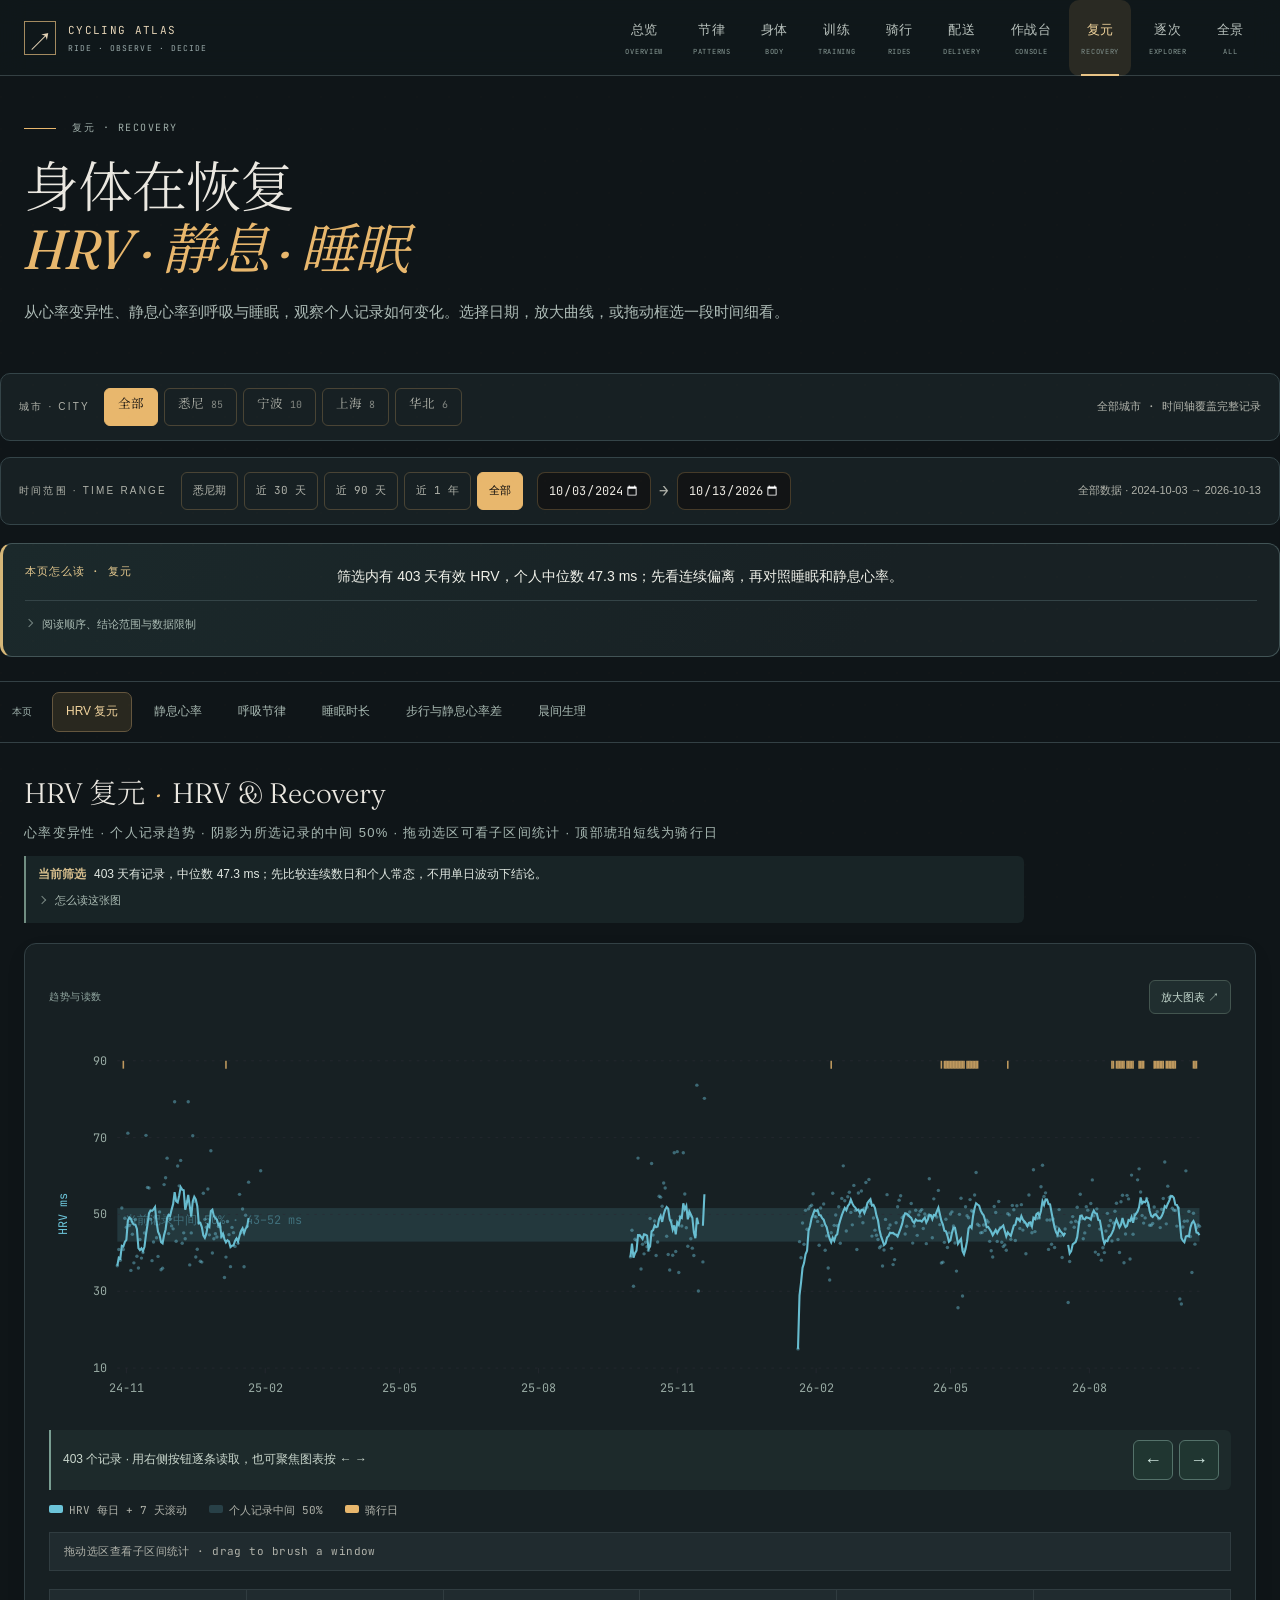
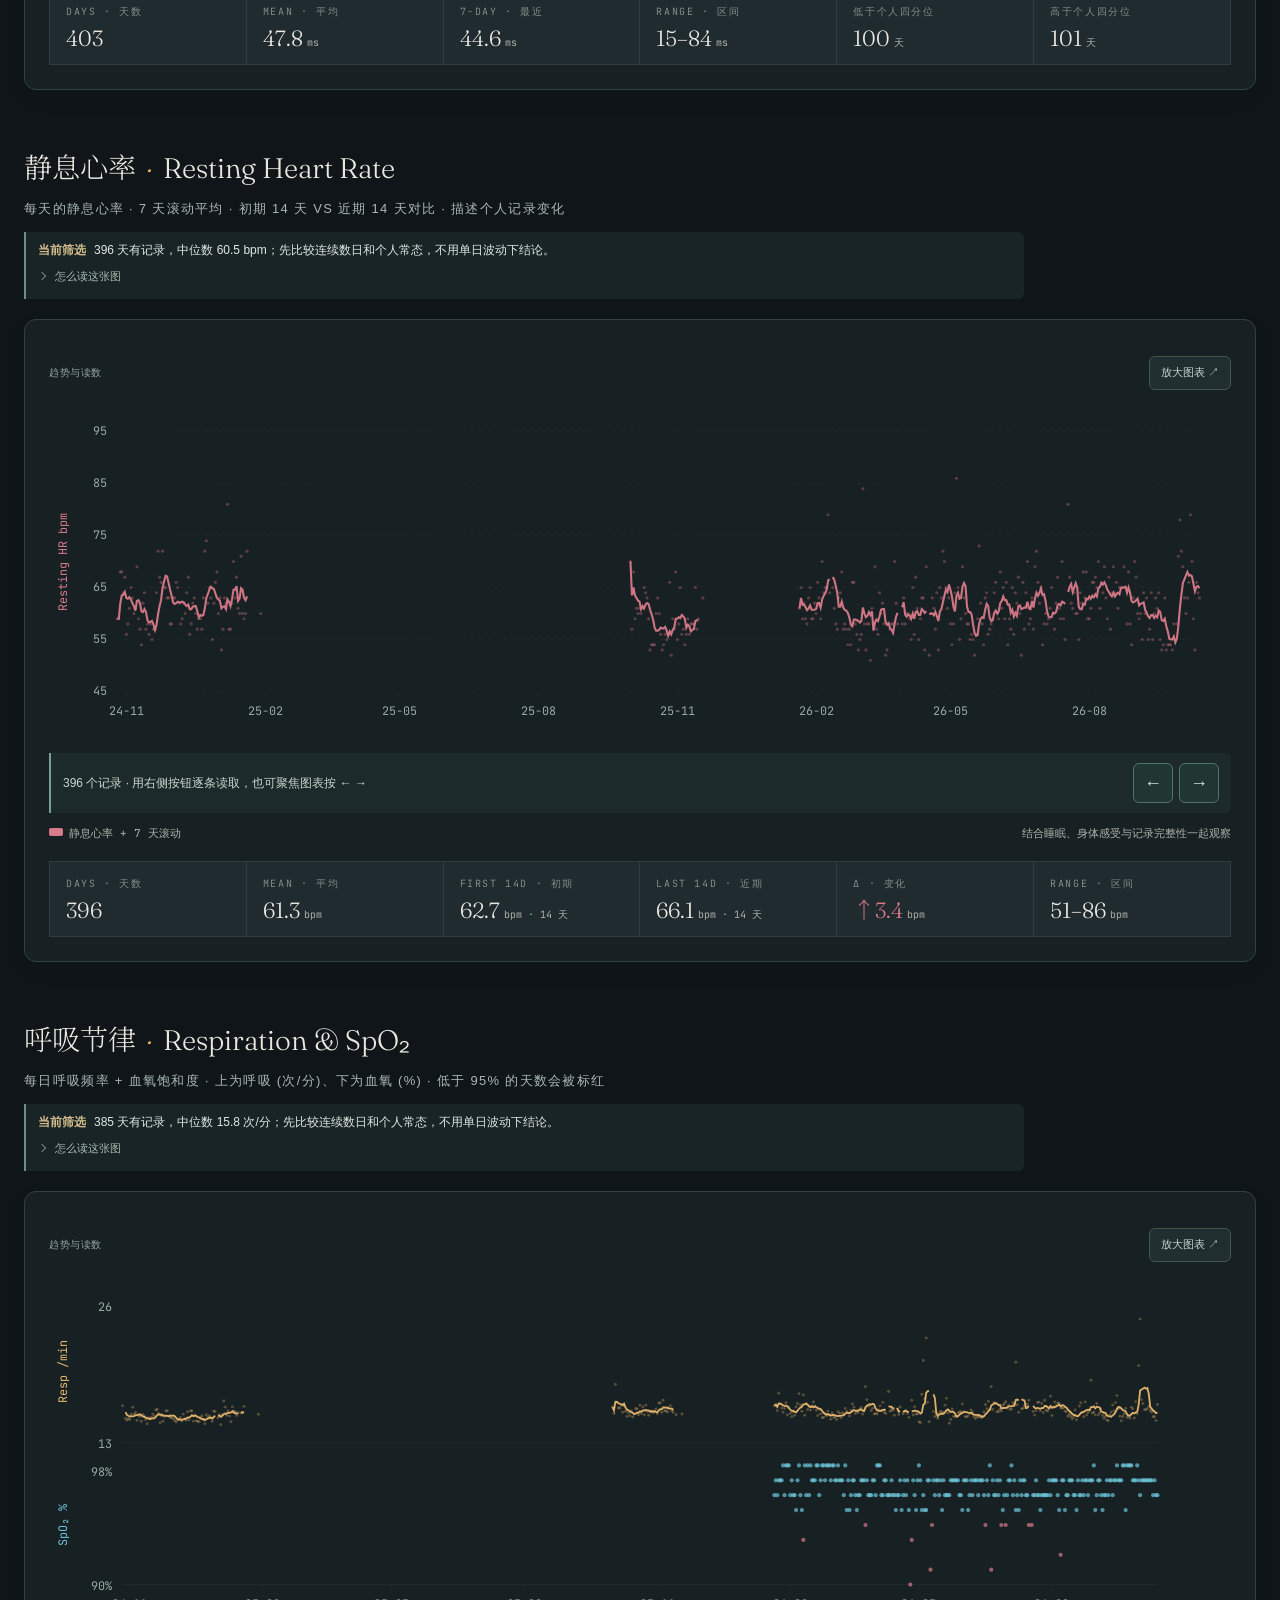
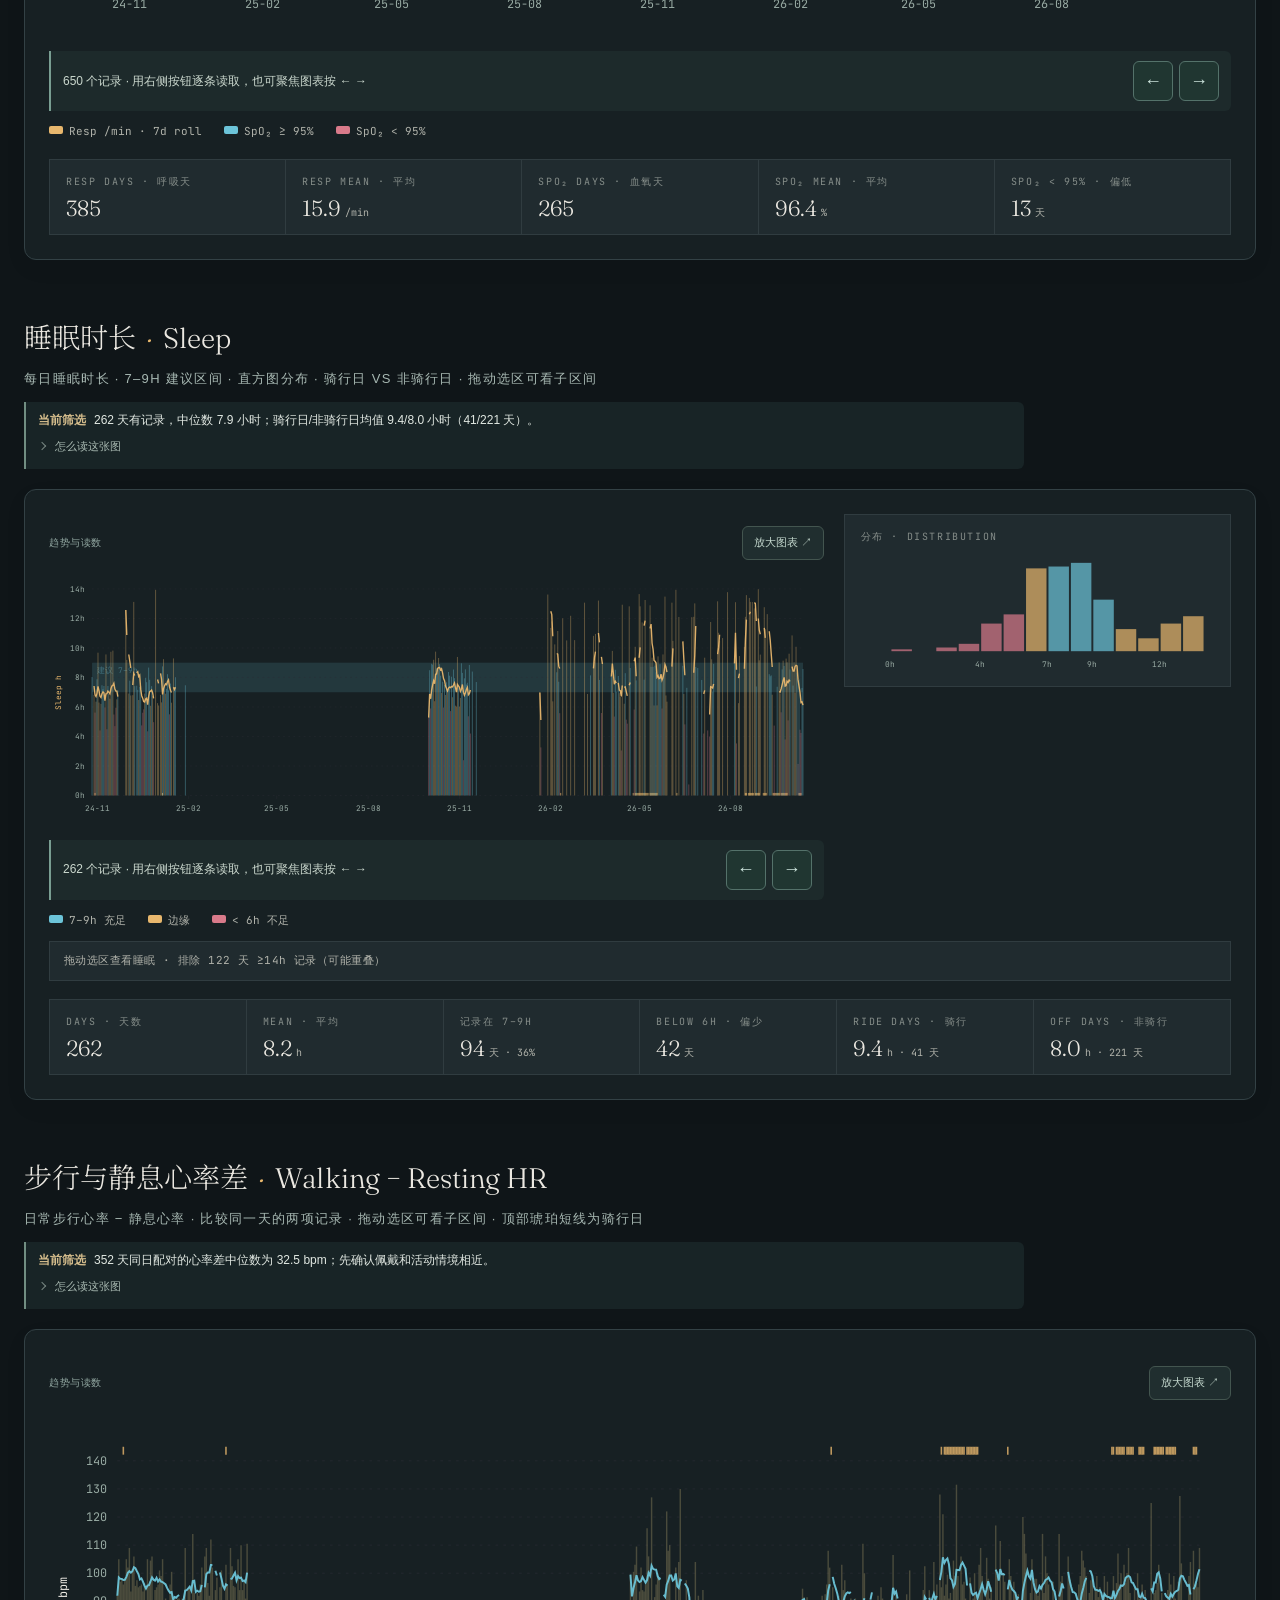
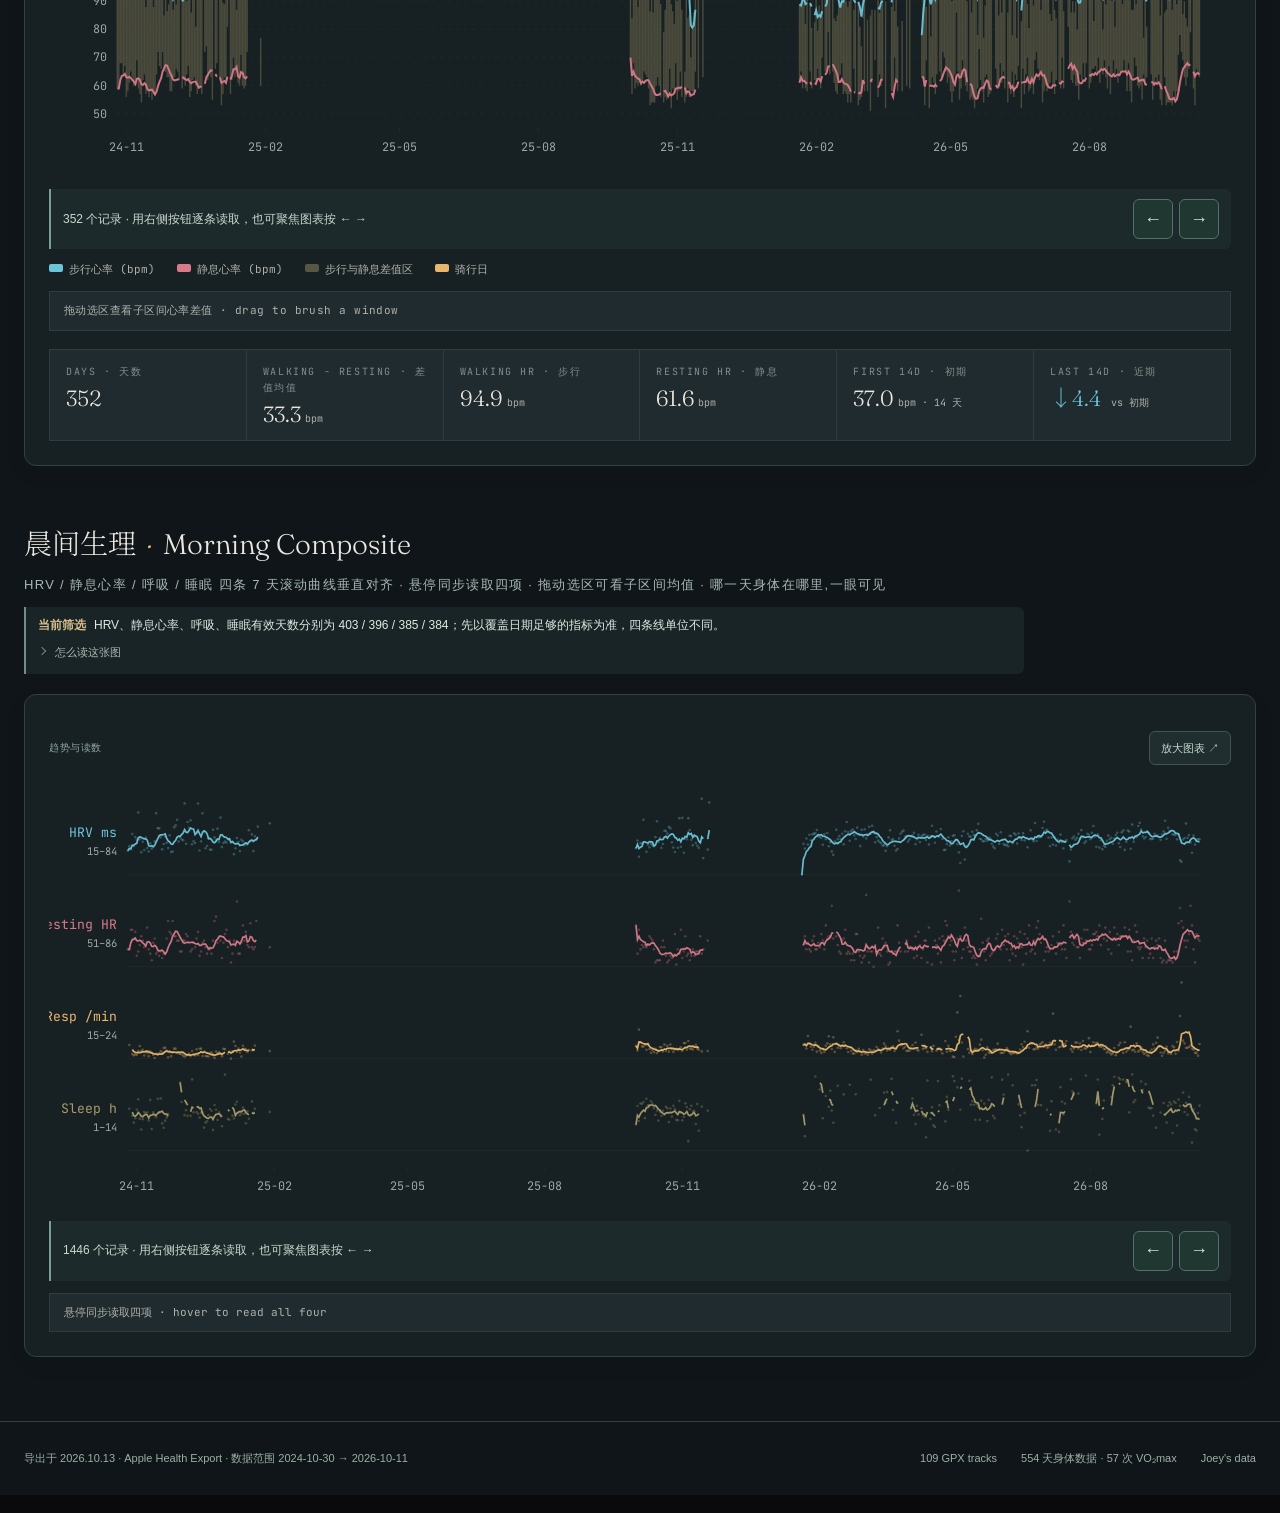
<file: recovery.html>
<!DOCTYPE html>
<html lang="zh-CN">
<head>
<meta charset="UTF-8">
<meta name="viewport" content="width=device-width, initial-scale=1.0">
<title>复元 · Recovery</title>
<meta name="description" content="晨间生理读数 —— 心率变异性、静息心率、呼吸频率、血氧与睡眠的恢复曲线。">
<meta name="theme-color" content="#0f0e0c">
<meta property="og:type" content="website">
<meta property="og:site_name" content="Cycling Atlas">
<meta property="og:title" content="复元 · Recovery">
<meta property="og:description" content="晨间生理读数 —— 心率变异性、静息心率、呼吸频率、血氧与睡眠的恢复曲线。">
<meta name="twitter:card" content="summary">
<link rel="icon" href="assets/favicon.svg?v=69ad9d413362" type="image/svg+xml">
<link rel="preconnect" href="https://fonts.googleapis.com">
<link rel="preconnect" href="https://fonts.gstatic.com" crossorigin>
<link href="https://fonts.googleapis.com/css2?family=Fraunces:opsz,wght@9..144,300;9..144,400;9..144,500;9..144,700&family=JetBrains+Mono:wght@300;400;500&family=Noto+Serif+SC:wght@300;400;500;700&display=swap" rel="stylesheet">
<link rel="stylesheet" href="assets/styles.css?v=d1652980118b">
<link rel="stylesheet" href="assets/site-ui.css?v=95672be36cc0">
</head>
<body data-page="recovery">

<nav id="topNav" class="top-nav" aria-label="主导航"></nav>

<section class="hero">
  <div class="hero-meta"><span id="heroMetaText">复元 · Recovery</span><span class="hero-fresh" id="heroFresh"></span></div>
  <h1 id="heroH1">身体在恢复<br><em>HRV · 静息 · 睡眠</em></h1>
  <p class="hero-sub" id="heroSub">从心率变异性、静息心率到呼吸与睡眠，观察个人记录如何变化。选择日期，放大曲线，或拖动框选一段时间细看。</p>
</section>



<div class="range-filter city-filter" id="cityFilter"></div>

<div class="range-filter" id="rangeFilter">
  <span class="range-filter-label">时间范围 · Time Range</span>
  <div class="range-filter-presets">
    <button class="range-preset" data-preset="sydney">悉尼期</button>
    <button class="range-preset" data-preset="30d">近 30 天</button>
    <button class="range-preset" data-preset="90d">近 90 天</button>
    <button class="range-preset" data-preset="year">近 1 年</button>
    <button class="range-preset" data-preset="all">全部</button>
  </div>
  <div class="range-filter-inputs">
    <input type="date" id="rangeFrom" aria-label="开始日期">
    <span class="range-filter-sep">→</span>
    <input type="date" id="rangeTo" aria-label="结束日期">
  </div>
  <div class="range-filter-summary" id="rangeFilterSummary">全部数据</div>
</div>


<main class="main">
<section class="analysis-section">
  <div class="section-title">HRV 复元<em>·</em>HRV &amp; Recovery</div>
  <div class="section-sub">心率变异性 · 个人记录趋势 · 阴影为所选记录的中间 50% · 拖动选区可看子区间统计 · 顶部琥珀短线为骑行日</div>
  <div class="chart-card">
    <svg class="recovery-chart" id="hrvChart" viewBox="0 0 900 300" preserveAspectRatio="none"></svg>
    <div class="recovery-legend">
      <span><span class="swatch" style="background: var(--cyan);"></span>HRV 每日 + 7 天滚动</span>
      <span><span class="swatch" style="background: rgba(108,196,217,0.2);"></span>个人记录中间 50%</span>
      <span><span class="swatch" style="background: var(--amber);"></span>骑行日</span>
    </div>
    <div class="recovery-brush-summary" id="hrvBrushSummary">拖动选区查看子区间统计 · drag to brush a window</div>
    <div class="recovery-stats" id="hrvStats"></div>
  </div>
</section>


<section class="analysis-section">
  <div class="section-title">静息心率<em>·</em>Resting Heart Rate</div>
  <div class="section-sub">每天的静息心率 · 7 天滚动平均 · 初期 14 天 vs 近期 14 天对比 · 描述个人记录变化</div>
  <div class="chart-card">
    <svg class="recovery-chart" id="rhrChart" viewBox="0 0 900 260" preserveAspectRatio="none"></svg>
    <div class="recovery-legend">
      <span><span class="swatch" style="background: var(--rose);"></span>静息心率 + 7 天滚动</span>
      <span style="margin-left:auto;">结合睡眠、身体感受与记录完整性一起观察</span>
    </div>
    <div class="recovery-stats" id="rhrStats"></div>
  </div>
</section>


<section class="analysis-section">
  <div class="section-title">呼吸节律<em>·</em>Respiration &amp; SpO₂</div>
  <div class="section-sub">每日呼吸频率 + 血氧饱和度 · 上为呼吸 (次/分)、下为血氧 (%) · 低于 95% 的天数会被标红</div>
  <div class="chart-card">
    <svg class="recovery-chart" id="respChart" viewBox="0 0 900 280" preserveAspectRatio="none"></svg>
    <div class="recovery-legend">
      <span><span class="swatch" style="background: var(--amber);"></span>Resp /min · 7d roll</span>
      <span><span class="swatch" style="background: var(--cyan);"></span>SpO₂ ≥ 95%</span>
      <span><span class="swatch" style="background: var(--rose);"></span>SpO₂ &lt; 95%</span>
    </div>
    <div class="recovery-stats" id="respStats"></div>
  </div>
</section>


<section class="analysis-section">
  <div class="section-title">睡眠时长<em>·</em>Sleep</div>
  <div class="section-sub">每日睡眠时长 · 7–9h 建议区间 · 直方图分布 · 骑行日 vs 非骑行日 · 拖动选区可看子区间</div>
  <div class="chart-card">
    <div class="recovery-grid-2">
      <div>
        <svg class="recovery-chart" id="sleepChart" viewBox="0 0 900 300" preserveAspectRatio="none"></svg>
      </div>
      <div class="recovery-dist-card">
        <div class="recovery-dist-title">分布 · Distribution</div>
        <div id="sleepDist"></div>
      </div>
    </div>
    <div class="recovery-legend">
      <span><span class="swatch" style="background: var(--cyan);"></span>7–9h 充足</span>
      <span><span class="swatch" style="background: var(--amber);"></span>边缘</span>
      <span><span class="swatch" style="background: var(--rose);"></span>&lt; 6h 不足</span>
    </div>
    <div class="recovery-brush-summary" id="sleepBrushSummary">拖动选区查看子区间睡眠 · drag to brush a window</div>
    <div class="recovery-stats" id="sleepStats"></div>
  </div>
</section>


<section class="analysis-section">
  <div class="section-title">步行与静息心率差<em>·</em>Walking − Resting HR</div>
  <div class="section-sub">日常步行心率 − 静息心率 · 比较同一天的两项记录 · 拖动选区可看子区间 · 顶部琥珀短线为骑行日</div>
  <div class="chart-card">
    <svg class="recovery-chart" id="walkingReserveChart" viewBox="0 0 900 280" preserveAspectRatio="none"></svg>
    <div class="recovery-legend">
      <span><span class="swatch" style="background: var(--cyan);"></span>步行心率 (bpm)</span>
      <span><span class="swatch" style="background: var(--rose);"></span>静息心率 (bpm)</span>
      <span><span class="swatch" style="background: rgba(168, 156, 107, 0.45);"></span>步行与静息差值区</span>
      <span><span class="swatch" style="background: var(--amber);"></span>骑行日</span>
    </div>
    <div class="recovery-brush-summary" id="walkingReserveBrush">拖动选区查看子区间心率差 · drag to brush a window</div>
    <div class="recovery-stats" id="walkingReserveStats"></div>
  </div>
</section>


<section class="analysis-section">
  <div class="section-title">晨间生理<em>·</em>Morning Composite</div>
  <div class="section-sub">HRV / 静息心率 / 呼吸 / 睡眠 四条 7 天滚动曲线垂直对齐 · 悬停同步读取四项 · 拖动选区可看子区间均值 · 哪一天身体在哪里,一眼可见</div>
  <div class="chart-card">
    <svg class="recovery-chart" id="recoveryComposite" viewBox="0 0 900 320" preserveAspectRatio="none"></svg>
    <div class="recovery-readout" id="compositeReadout">悬停同步读取四项 · hover to read all four</div>
  </div>
</section>

</main>

<footer>
  <div id="footerGen">导出于 — · Apple Health Export</div>
  <div style="display: flex; gap: 24px;">
    <span id="footerTracks">— GPX tracks</span>
    <span id="footerDays">— days monitored</span>
    <span>Joey's data</span>
  </div>
</footer>

<div class="tooltip" id="tooltip"></div>

<script src="assets/routes.js?v=d70bad79e066"></script>
<script src="assets/health-data.js?v=a40e84c7ad99"></script>
<script src="assets/chart-model.js?v=a23f28d1bc84"></script>
<script src="assets/recovery.js?v=2b35cf9c8f19"></script>
<script src="assets/app.js?v=40b227072a13"></script>
<script src="assets/site-ui.js?v=01dd1afd6670"></script>
<script src="assets/analysis-guide.js?v=42ec2b161816"></script>
</body>
</html>
</file>
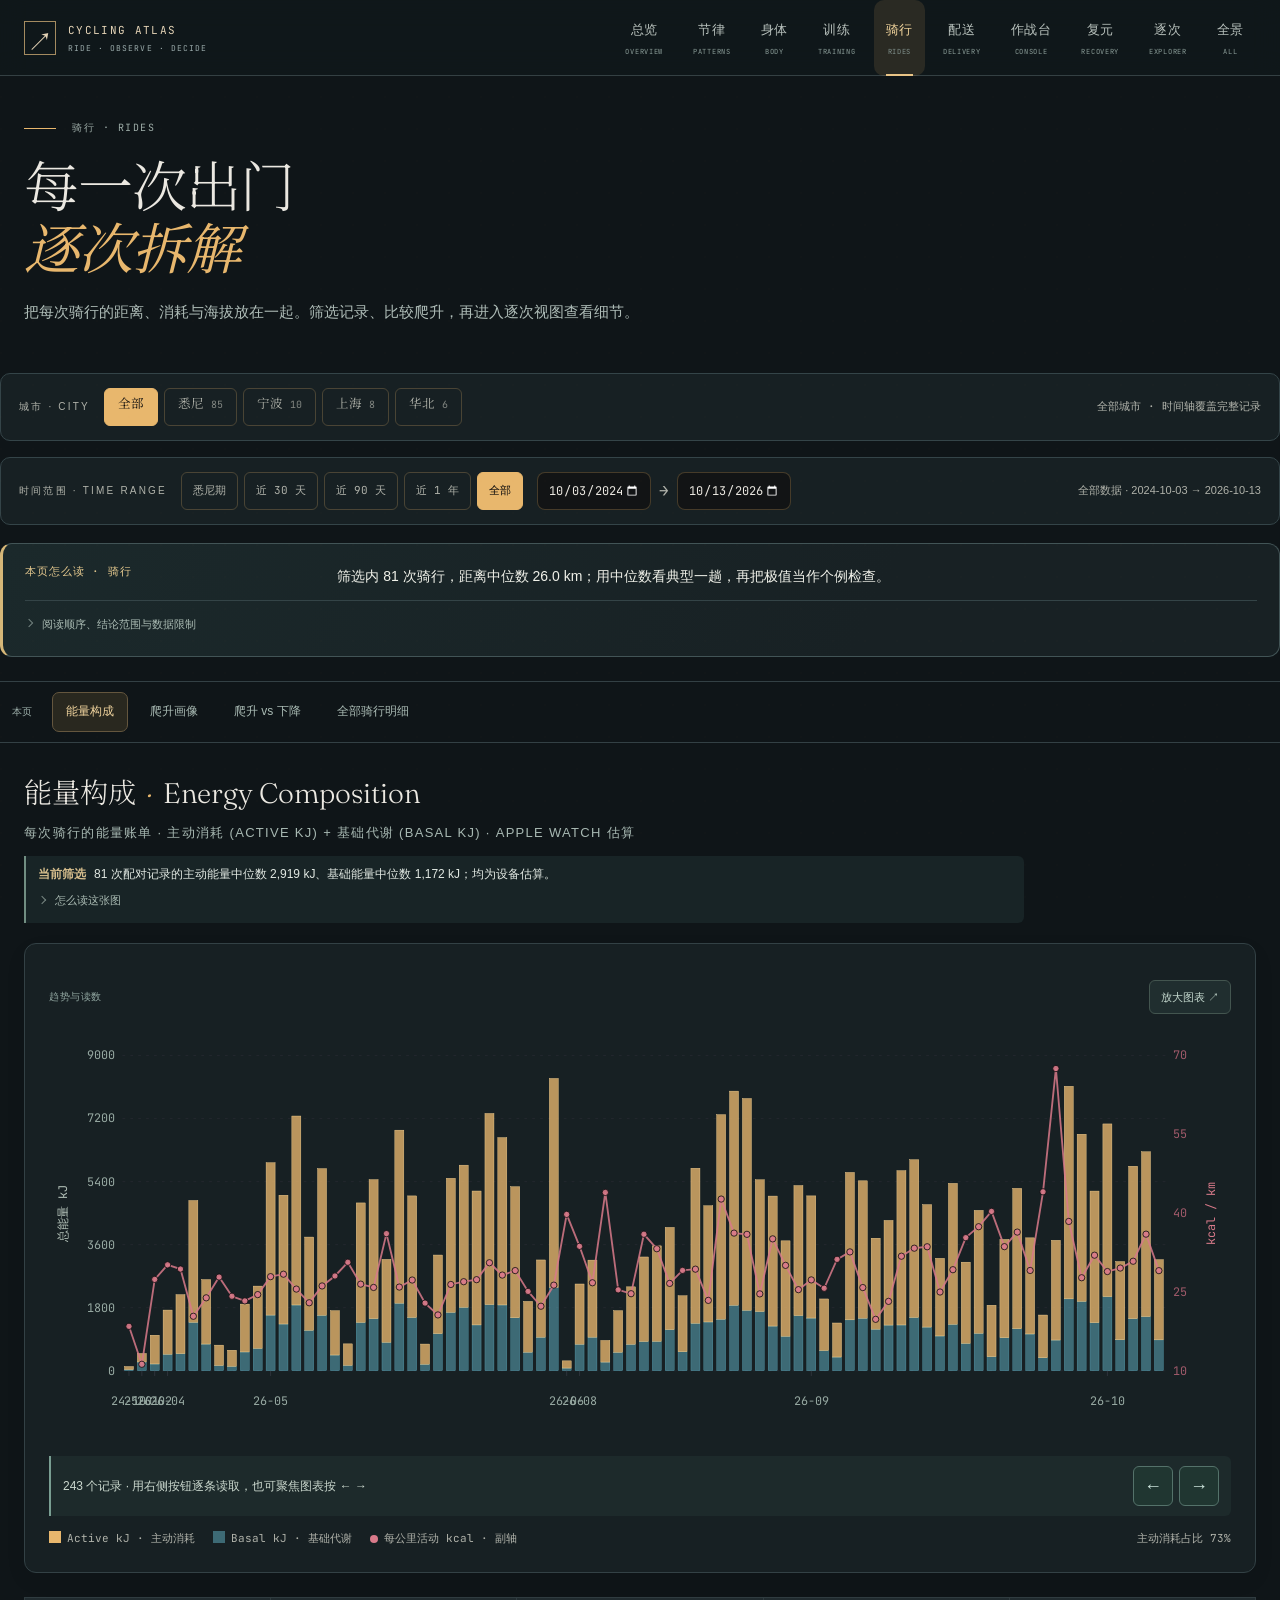
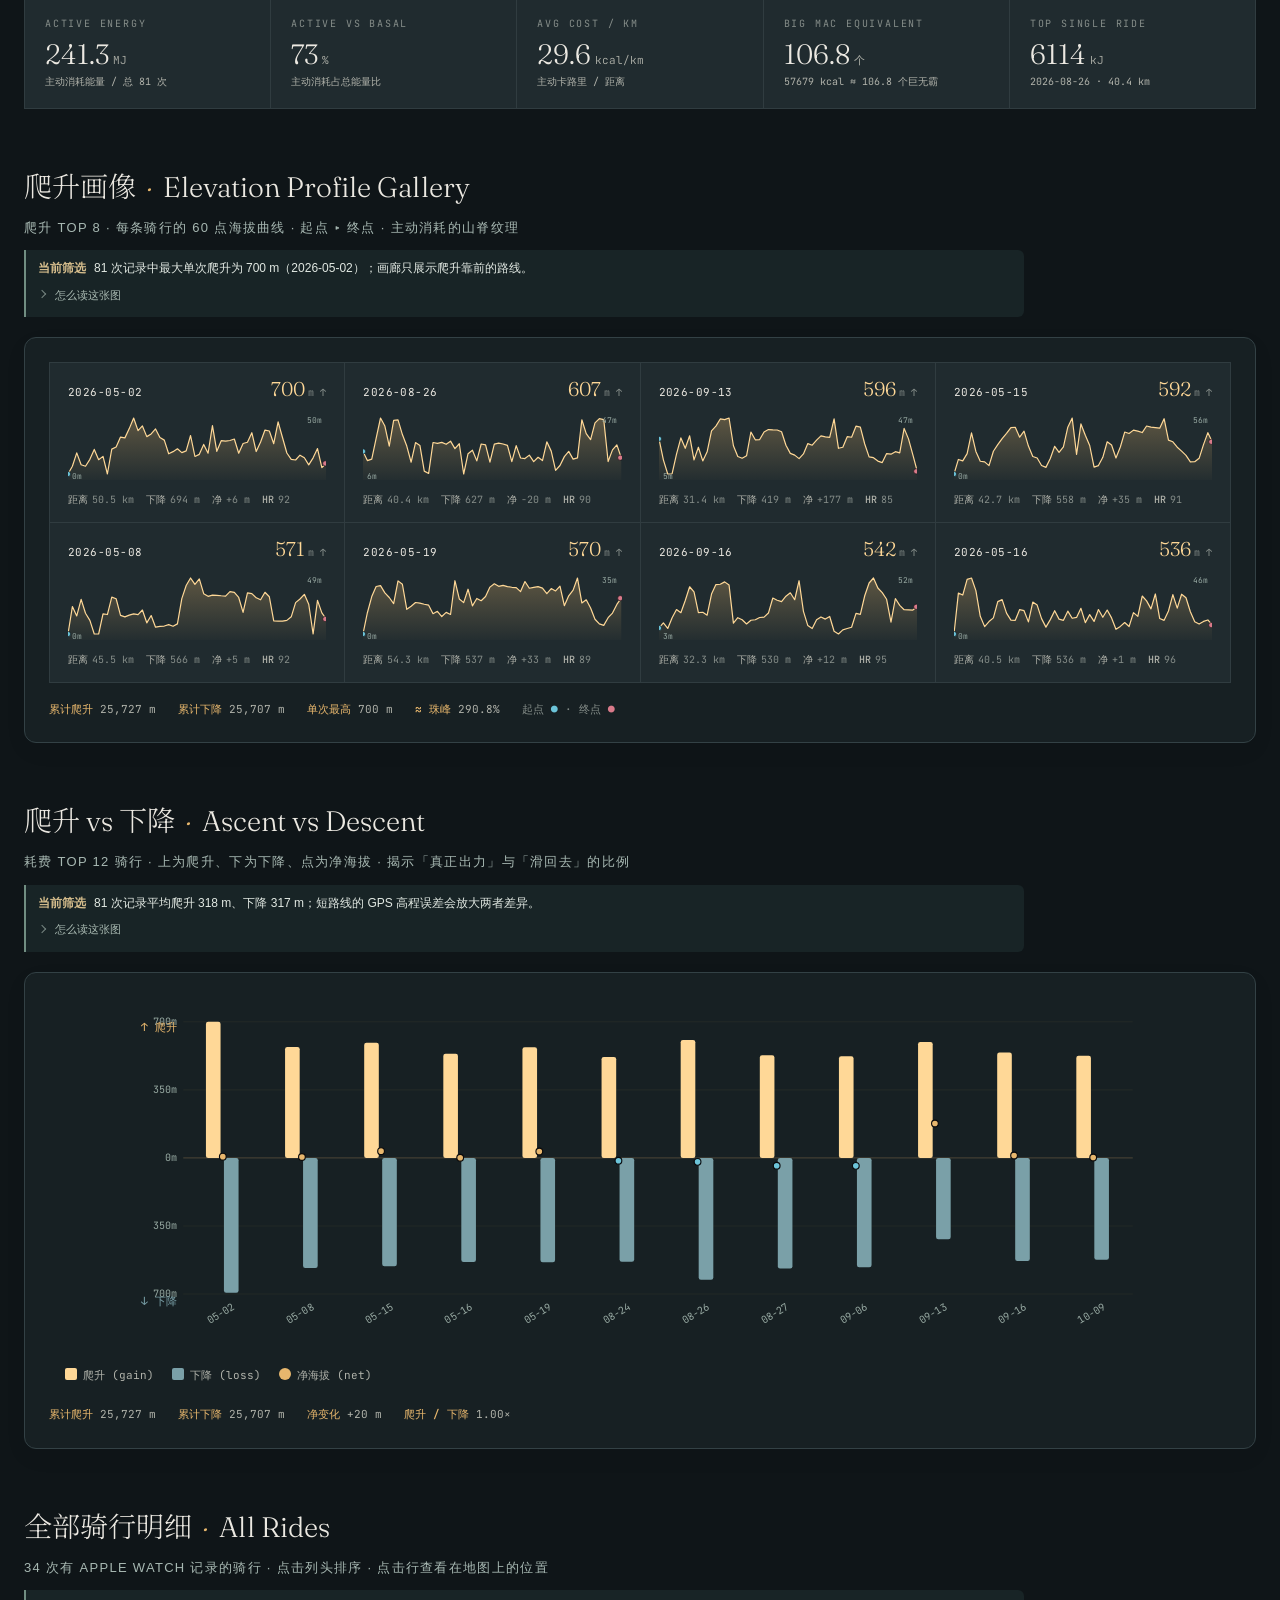
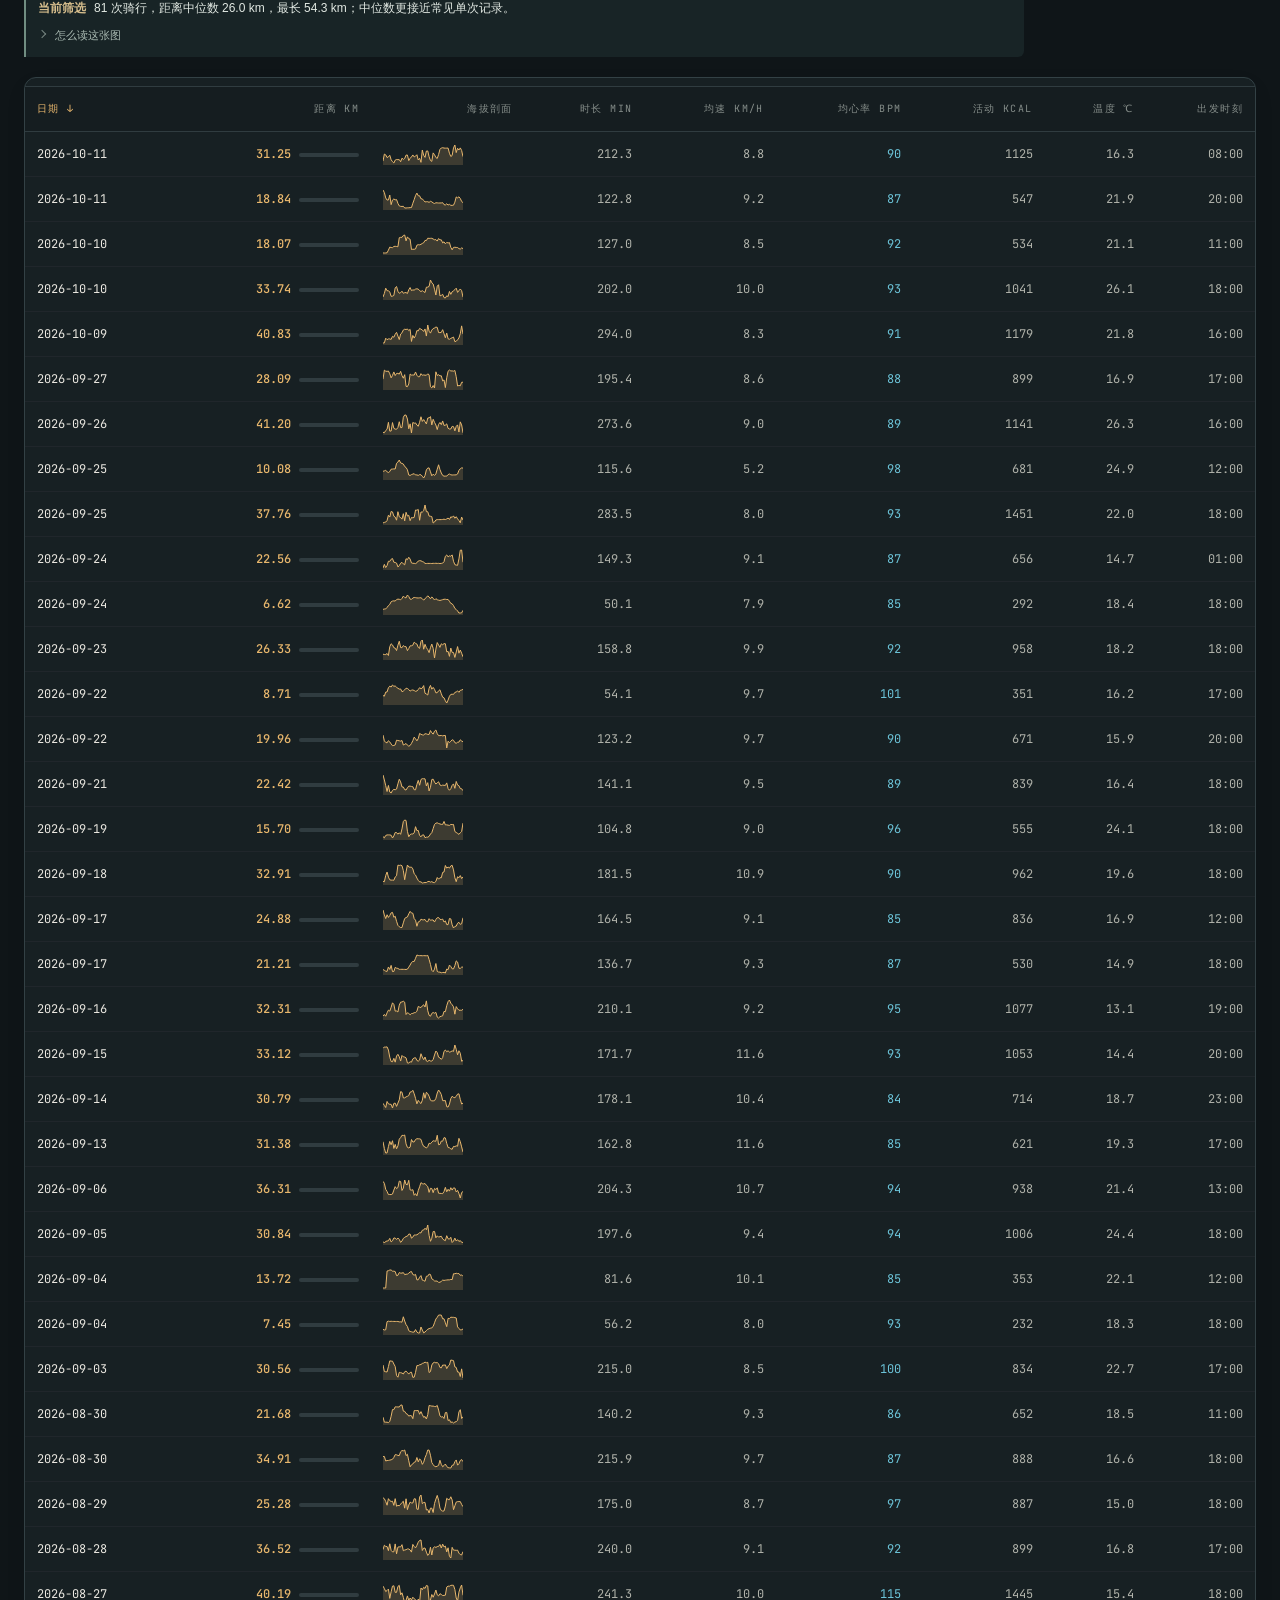
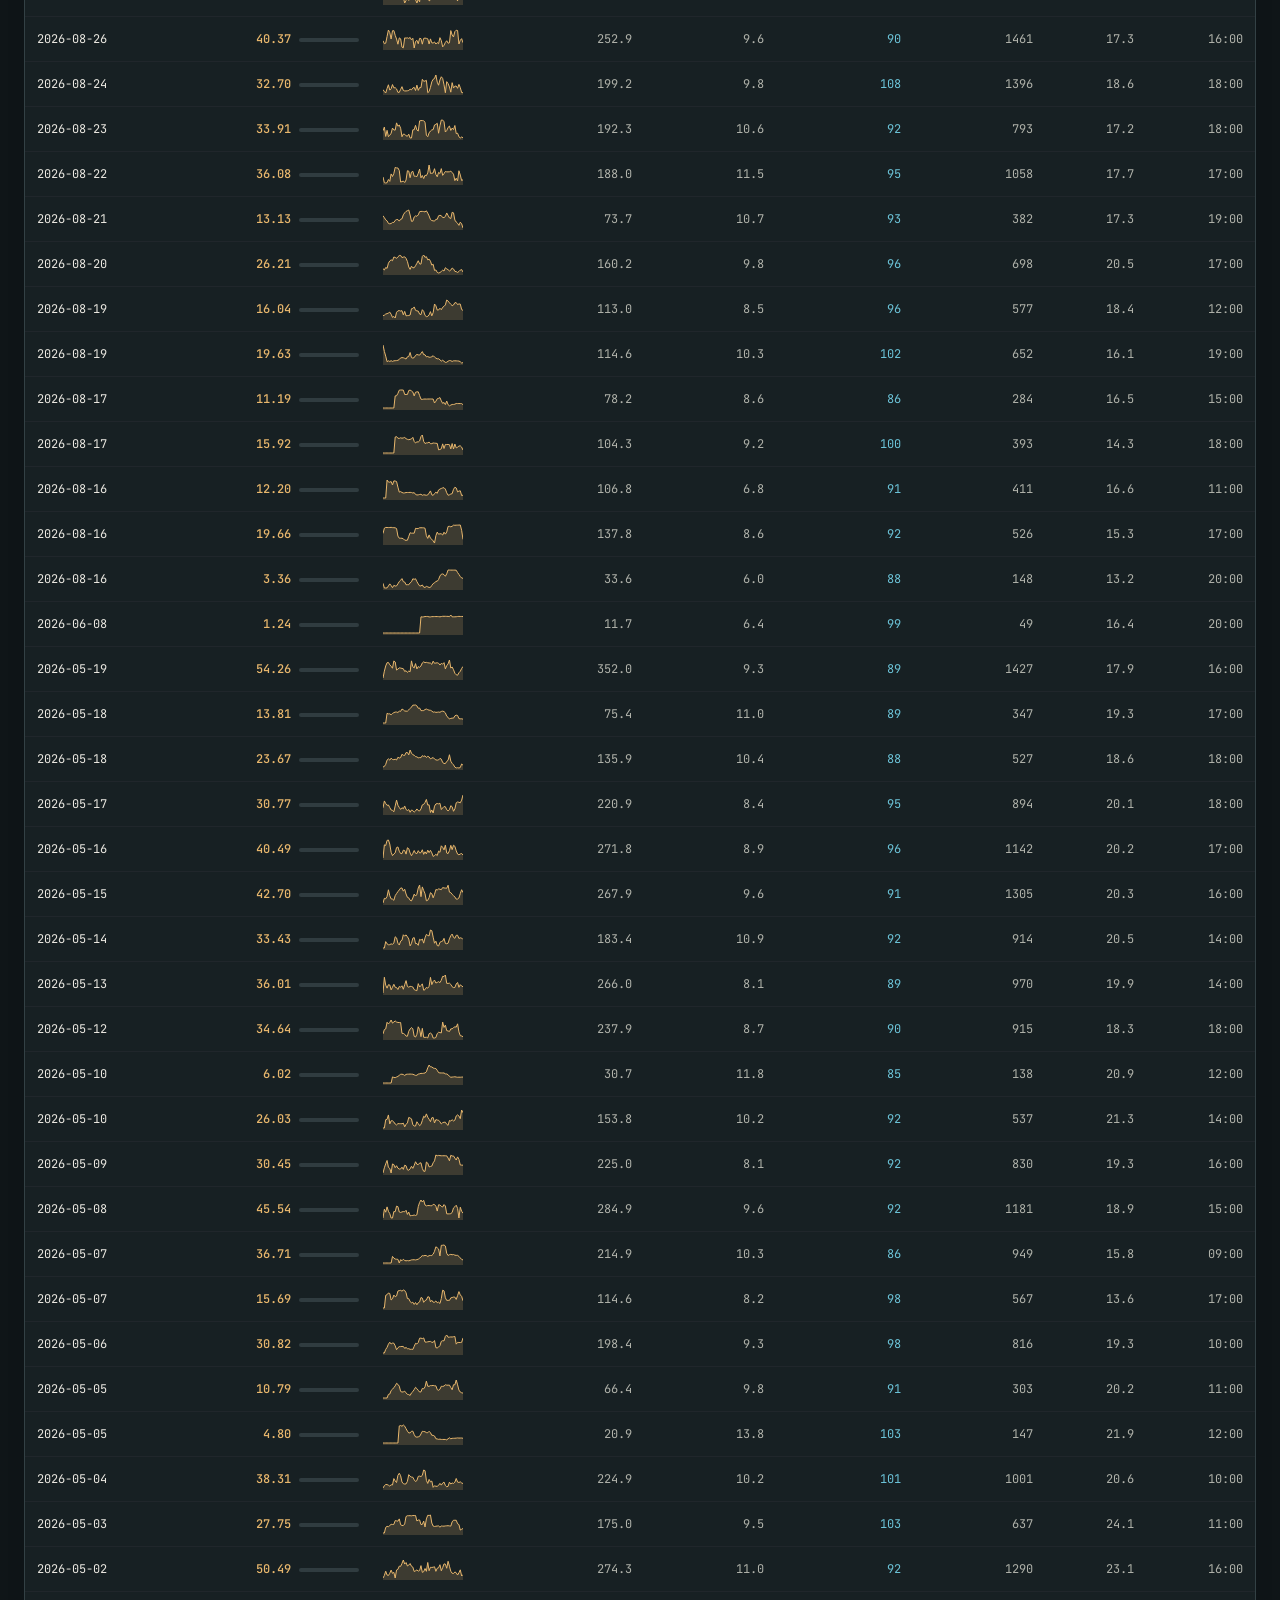
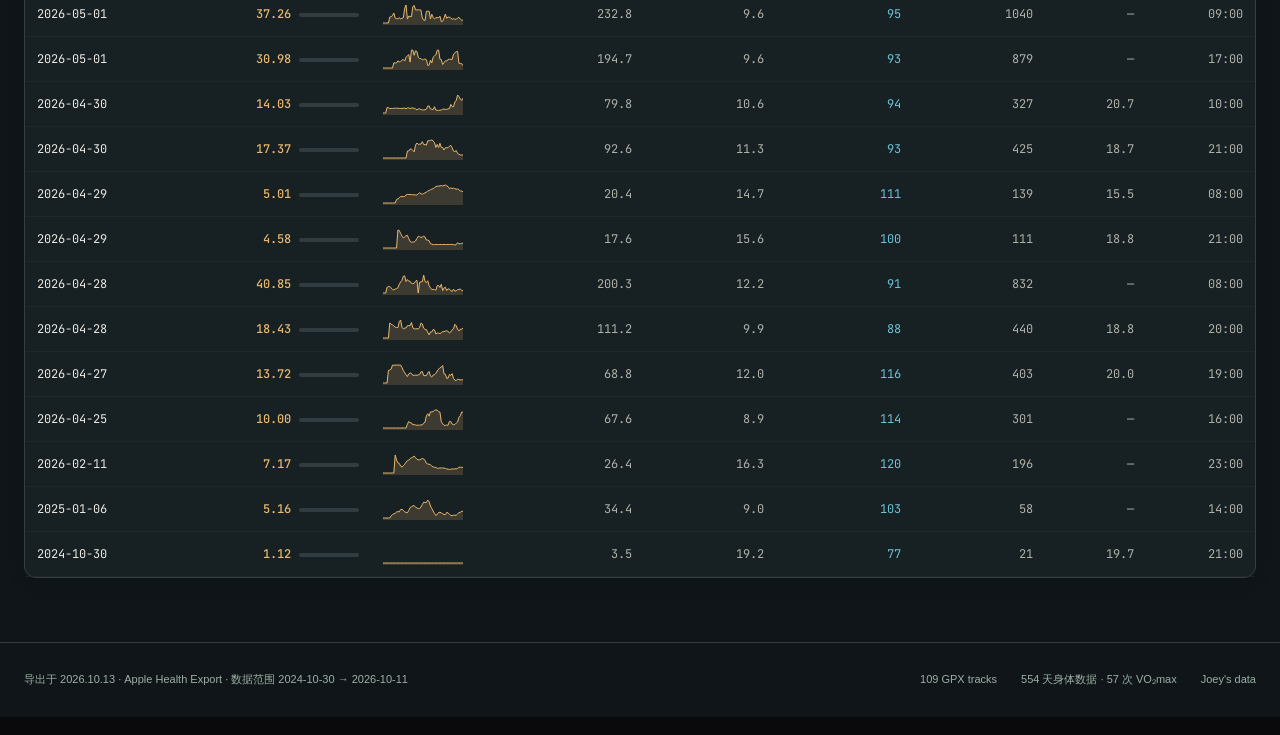
<file: rides.html>
<!DOCTYPE html>
<html lang="zh-CN">
<head>
<meta charset="UTF-8">
<meta name="viewport" content="width=device-width, initial-scale=1.0">
<title>骑行 · Per-Ride Detail</title>
<meta name="description" content="逐条骑行的记录 —— 能量构成、海拔剖面画廊、爬升与下降,以及完整骑行明细表。">
<meta name="theme-color" content="#0f0e0c">
<meta property="og:type" content="website">
<meta property="og:site_name" content="Cycling Atlas">
<meta property="og:title" content="骑行 · Per-Ride Detail">
<meta property="og:description" content="逐条骑行的记录 —— 能量构成、海拔剖面画廊、爬升与下降,以及完整骑行明细表。">
<meta name="twitter:card" content="summary">
<link rel="icon" href="assets/favicon.svg?v=69ad9d413362" type="image/svg+xml">
<link rel="preconnect" href="https://fonts.googleapis.com">
<link rel="preconnect" href="https://fonts.gstatic.com" crossorigin>
<link href="https://fonts.googleapis.com/css2?family=Fraunces:opsz,wght@9..144,300;9..144,400;9..144,500;9..144,700&family=JetBrains+Mono:wght@300;400;500&family=Noto+Serif+SC:wght@300;400;500;700&display=swap" rel="stylesheet">
<link rel="stylesheet" href="assets/styles.css?v=d1652980118b">
<link rel="stylesheet" href="assets/site-ui.css?v=95672be36cc0">
</head>
<body data-page="rides">

<nav id="topNav" class="top-nav" aria-label="主导航"></nav>

<section class="hero">
  <div class="hero-meta"><span id="heroMetaText">骑行 · Rides</span><span class="hero-fresh" id="heroFresh"></span></div>
  <h1 id="heroH1">每一次出门<br><em>逐次拆解</em></h1>
  <p class="hero-sub" id="heroSub">把每次骑行的距离、消耗与海拔放在一起。筛选记录、比较爬升，再进入逐次视图查看细节。</p>
</section>



<div class="range-filter city-filter" id="cityFilter"></div>

<div class="range-filter" id="rangeFilter">
  <span class="range-filter-label">时间范围 · Time Range</span>
  <div class="range-filter-presets">
    <button class="range-preset" data-preset="sydney">悉尼期</button>
    <button class="range-preset" data-preset="30d">近 30 天</button>
    <button class="range-preset" data-preset="90d">近 90 天</button>
    <button class="range-preset" data-preset="year">近 1 年</button>
    <button class="range-preset" data-preset="all">全部</button>
  </div>
  <div class="range-filter-inputs">
    <input type="date" id="rangeFrom" aria-label="开始日期">
    <span class="range-filter-sep">→</span>
    <input type="date" id="rangeTo" aria-label="结束日期">
  </div>
  <div class="range-filter-summary" id="rangeFilterSummary">全部数据</div>
</div>


<main class="main">
<section class="analysis-section">
  <div class="section-title">能量构成<em>·</em>Energy Composition</div>
  <div class="section-sub">每次骑行的能量账单 · 主动消耗 (active kJ) + 基础代谢 (basal kJ) · Apple Watch 估算</div>
  <div class="chart-card">
    <svg class="energy-chart" id="energyChart" viewBox="0 0 900 320" preserveAspectRatio="none"></svg>
    <div class="energy-legend">
      <span><span class="swatch" style="background: var(--amber);"></span>Active kJ · 主动消耗</span>
      <span><span class="swatch" style="background: rgba(108,196,217,0.45);"></span>Basal kJ · 基础代谢</span>
      <span><span class="swatch" style="background: var(--rose); border-radius: 50%; width: 8px; height: 8px;"></span>每公里活动 kcal · 副轴</span>
      <span style="margin-left:auto;" id="energyFoot">—</span>
    </div>
  </div>
  <div class="energy-stats" id="energyStats"></div>
</section>


<section class="analysis-section">
  <div class="section-title">爬升画像<em>·</em>Elevation Profile Gallery</div>
  <div class="section-sub">爬升 Top 8 · 每条骑行的 60 点海拔曲线 · 起点 ▸ 终点 · 主动消耗的山脊纹理</div>
  <div class="chart-card">
    <div class="elev-gallery" id="elevGallery"></div>
    <div class="elev-summary" id="elevSummary"></div>
  </div>
</section>


<section class="analysis-section">
  <div class="section-title">爬升 vs 下降<em>·</em>Ascent vs Descent</div>
  <div class="section-sub">耗费 Top 12 骑行 · 上为爬升、下为下降、点为净海拔 · 揭示「真正出力」与「滑回去」的比例</div>
  <div class="chart-card">
    <div id="ascentDescentChart"></div>
    <div class="elev-summary" id="ascentDescentSummary"></div>
  </div>
</section>


<section class="analysis-section">
  <div class="section-title">全部骑行明细<em>·</em>All Rides</div>
  <div class="section-sub">34 次有 Apple Watch 记录的骑行 · 点击列头排序 · 点击行查看在地图上的位置</div>
  <div class="chart-card" style="padding: 0;">
    <div class="rides-table-wrap">
      <table class="rides-table" id="ridesTable">
        <thead><tr>
          <th data-sort="date" data-dir="desc" class="sorted">日期</th>
          <th data-sort="distance_km" data-dir="desc">距离 km</th>
          <th data-sort="elev_gain_m" data-dir="desc">海拔剖面</th>
          <th data-sort="duration_min" data-dir="desc">时长 min</th>
          <th data-sort="avg_speed_kmh" data-dir="desc">均速 km/h</th>
          <th data-sort="hr_avg" data-dir="desc">均心率 bpm</th>
          <th data-sort="active_kcal" data-dir="desc">活动 kcal</th>
          <th data-sort="weather_temp_c" data-dir="desc">温度 ℃</th>
          <th data-sort="hour" data-dir="desc">出发时刻</th>
        </tr></thead>
        <tbody id="ridesTbody"></tbody>
      </table>
    </div>
  </div>
</section>

</main>

<footer>
  <div id="footerGen">导出于 — · Apple Health Export</div>
  <div style="display: flex; gap: 24px;">
    <span id="footerTracks">— GPX tracks</span>
    <span id="footerDays">— days monitored</span>
    <span>Joey's data</span>
  </div>
</footer>

<div class="tooltip" id="tooltip"></div>

<script src="assets/routes.js?v=d70bad79e066"></script>
<script src="assets/health-data.js?v=a40e84c7ad99"></script>
<script src="assets/chart-model.js?v=a23f28d1bc84"></script>
<script src="assets/recovery.js?v=2b35cf9c8f19"></script>
<script src="assets/app.js?v=40b227072a13"></script>
<script src="assets/site-ui.js?v=01dd1afd6670"></script>
<script src="assets/analysis-guide.js?v=42ec2b161816"></script>
</body>
</html>
</file>
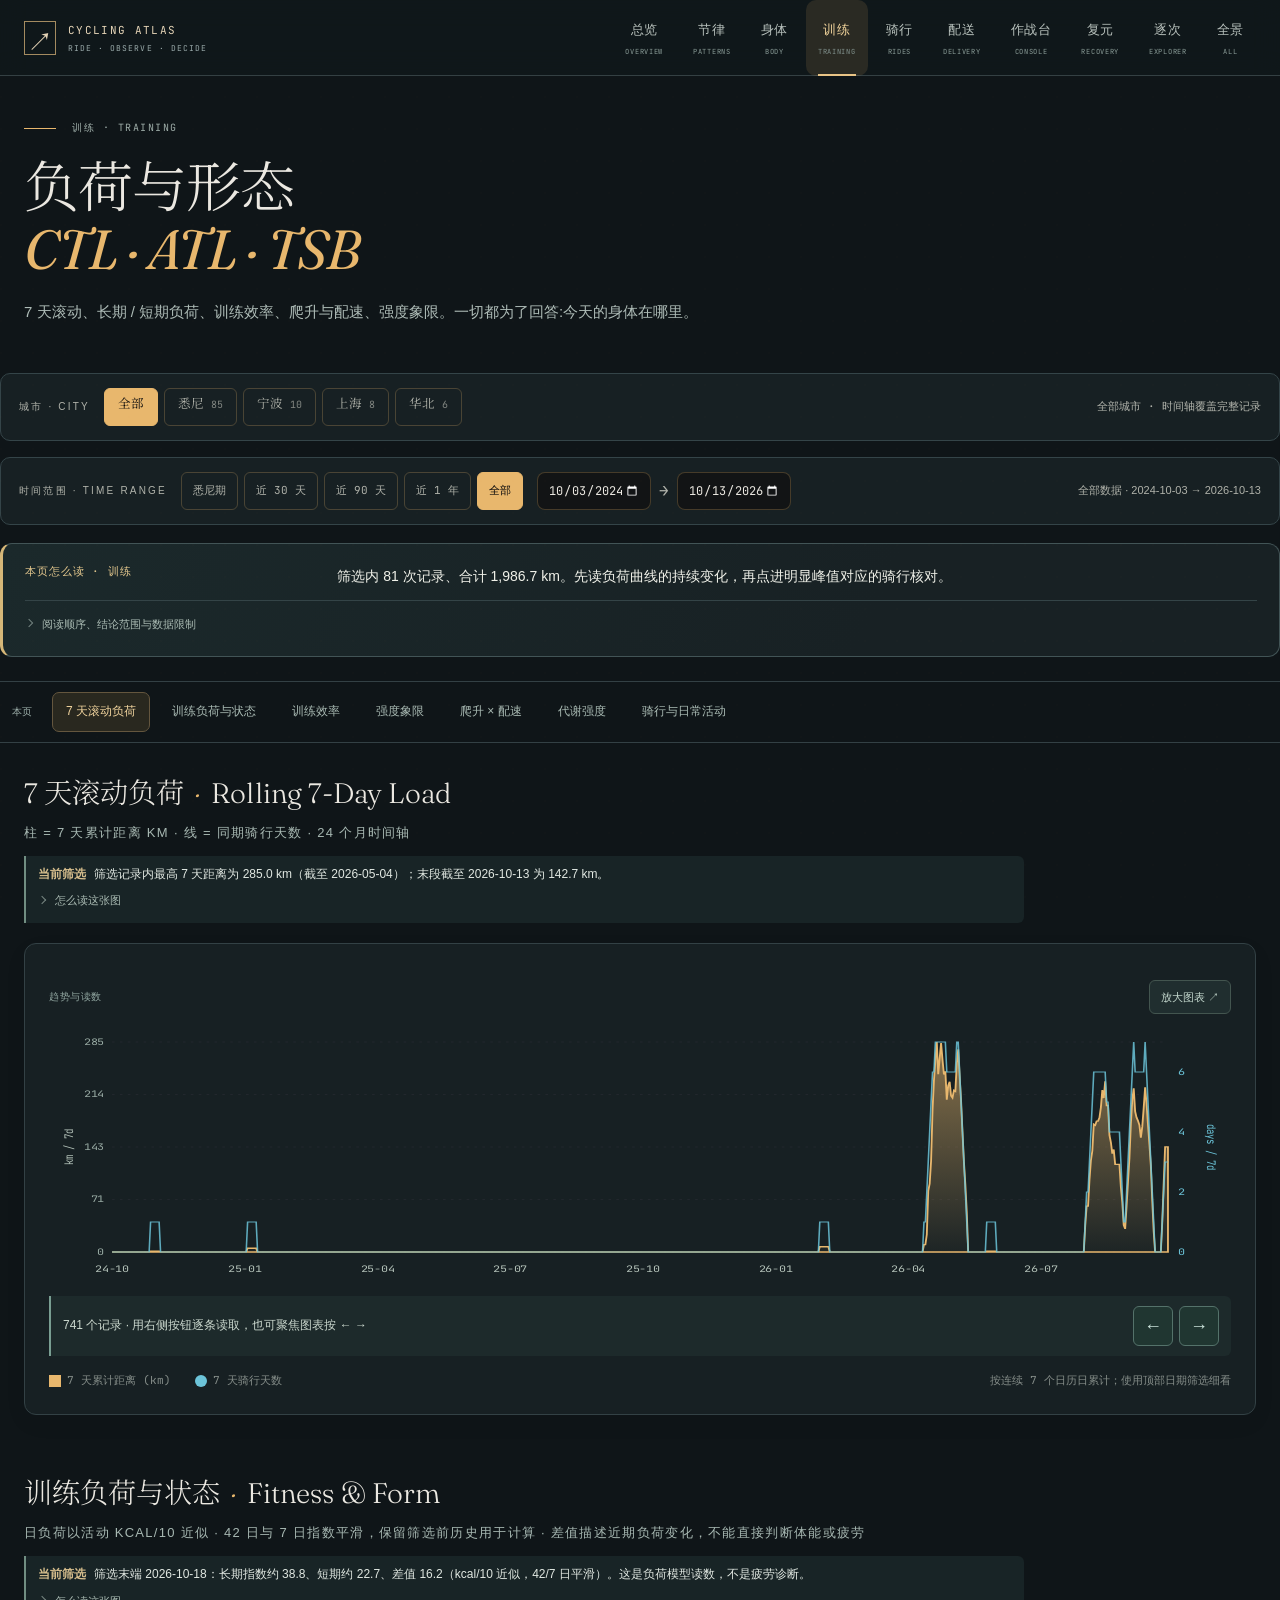
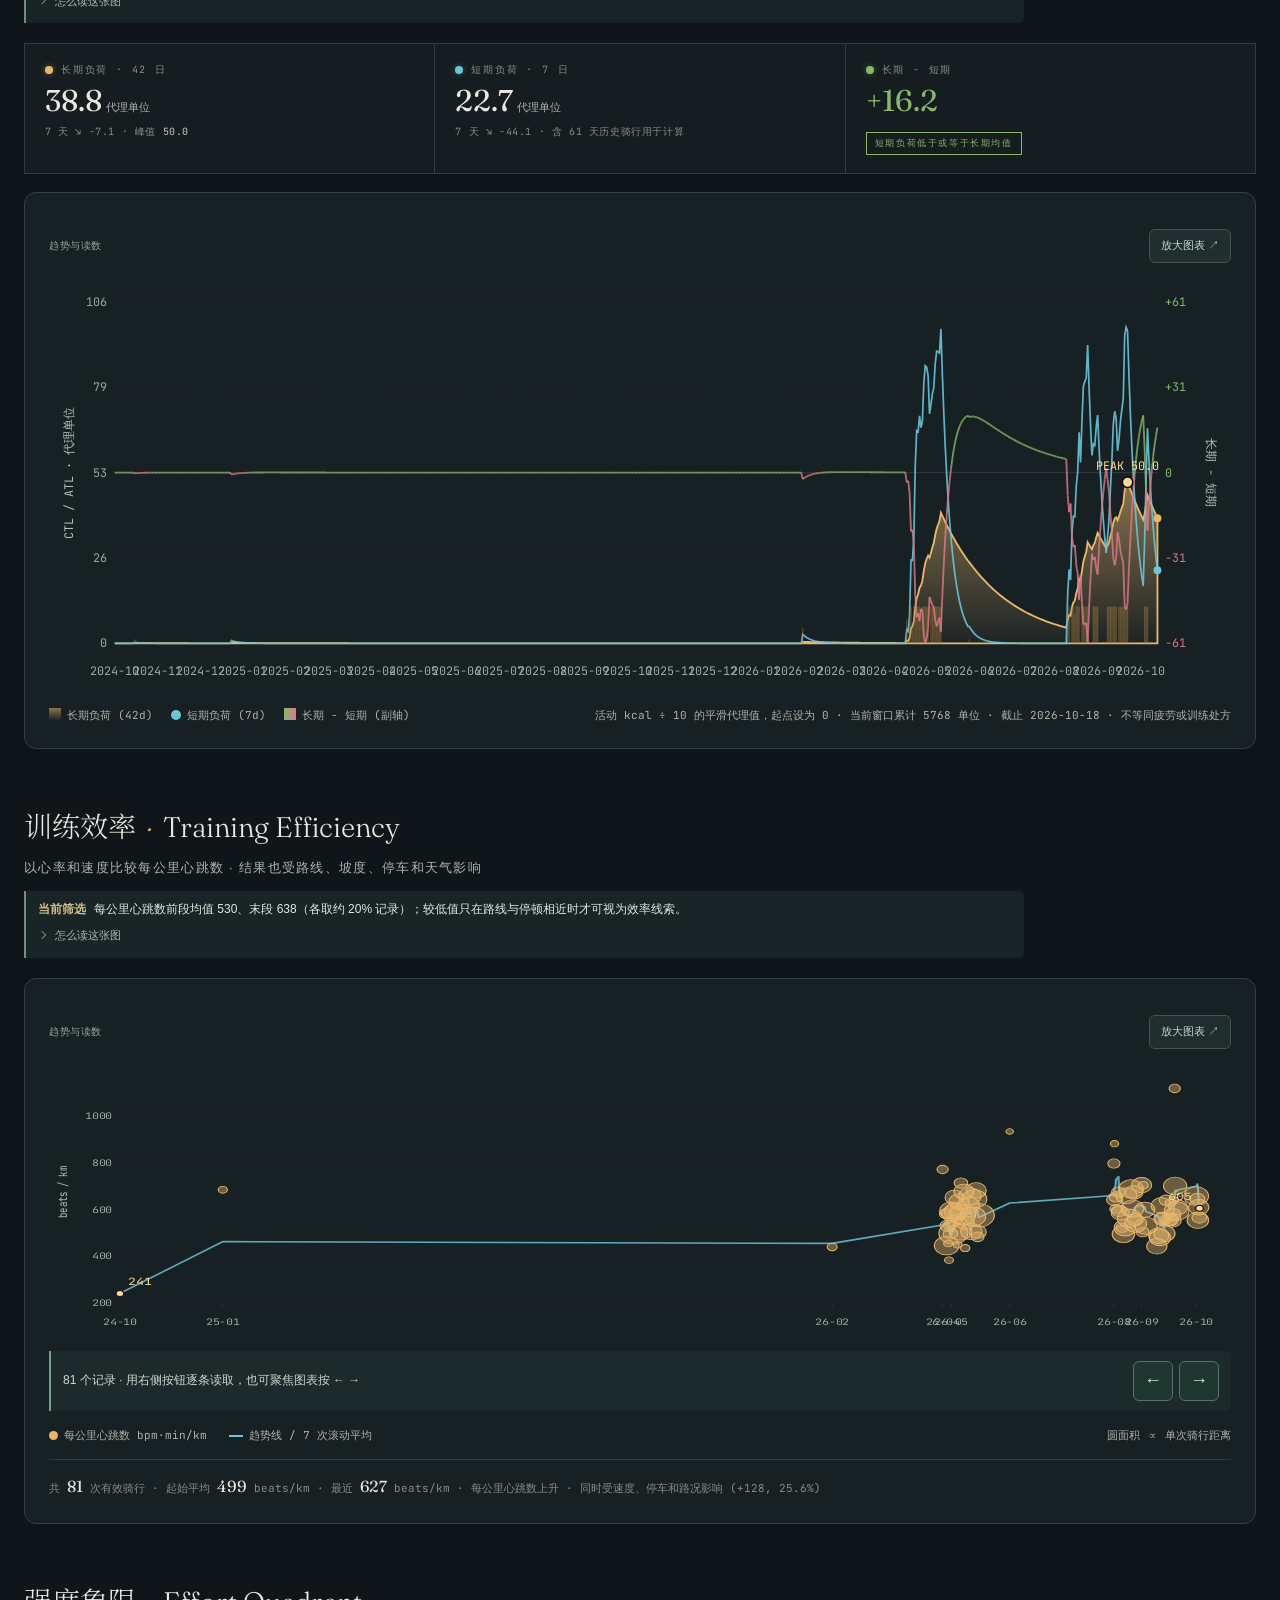
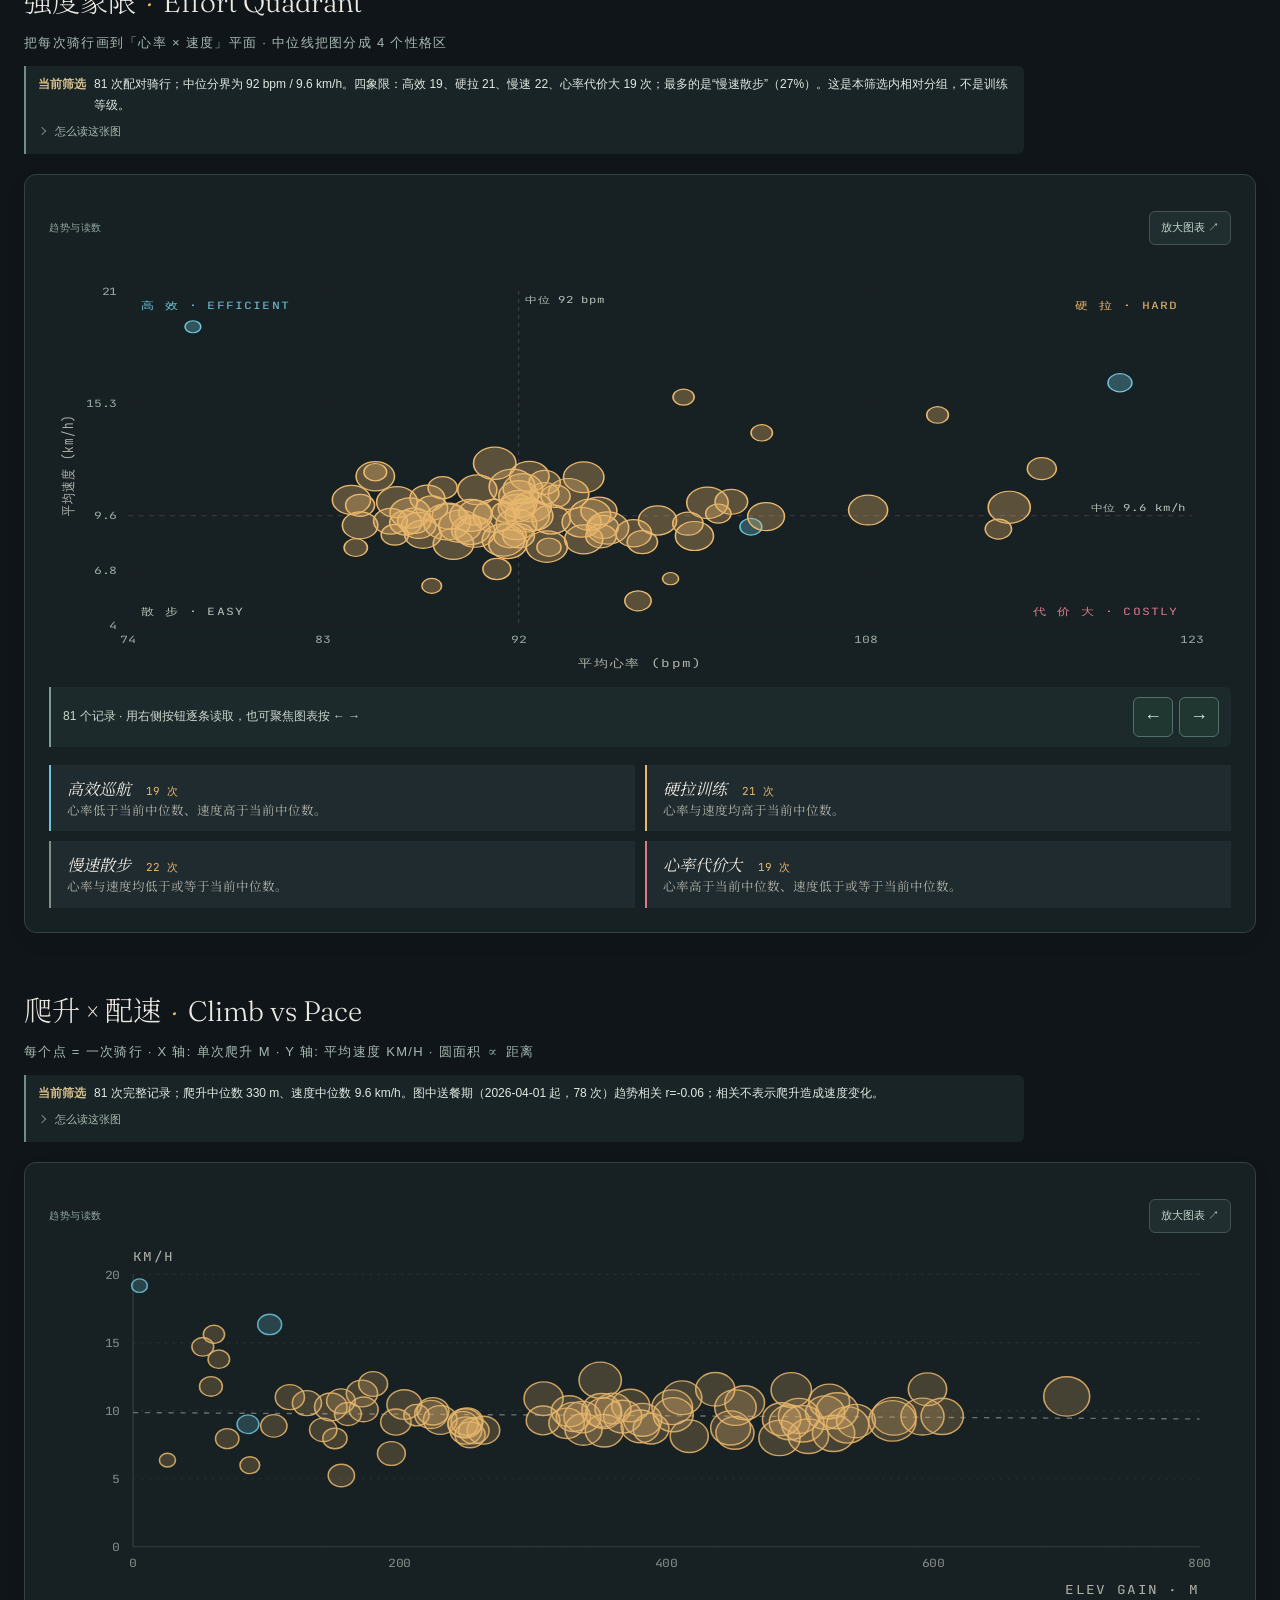
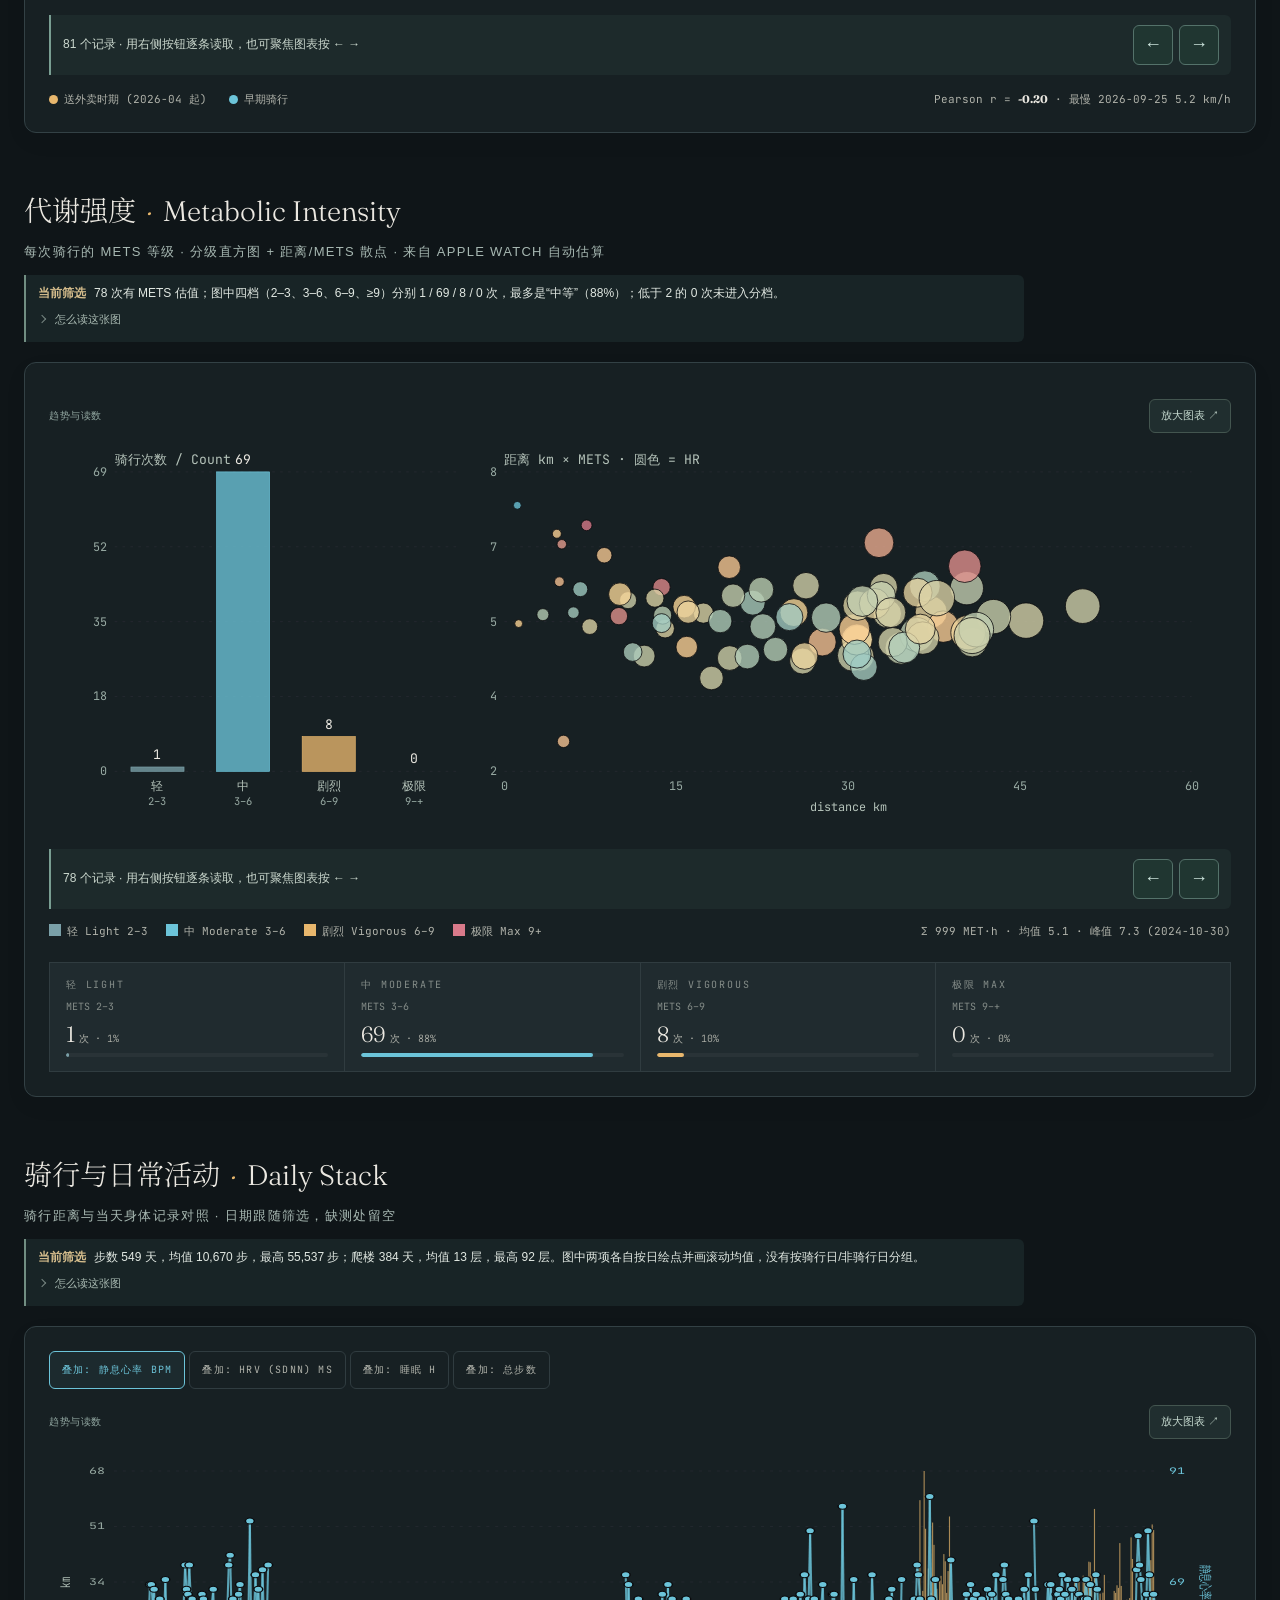
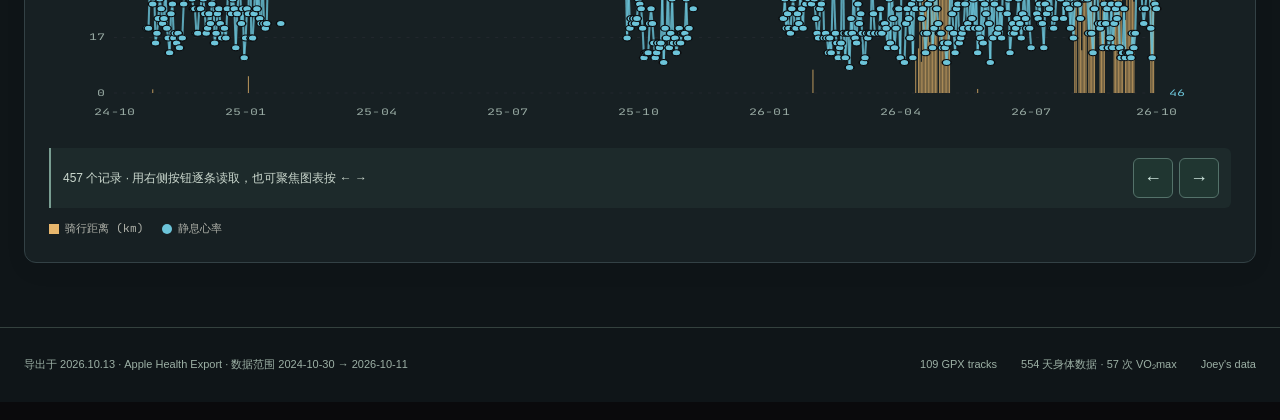
<file: training.html>
<!DOCTYPE html>
<html lang="zh-CN">
<head>
<meta charset="UTF-8">
<meta name="viewport" content="width=device-width, initial-scale=1.0">
<title>训练 · Training Load</title>
<meta name="description" content="训练负荷与状态 —— 7 天滚动负荷、Fitness/Form、训练效率、强度象限与爬升配速。">
<meta name="theme-color" content="#0f0e0c">
<meta property="og:type" content="website">
<meta property="og:site_name" content="Cycling Atlas">
<meta property="og:title" content="训练 · Training Load">
<meta property="og:description" content="训练负荷与状态 —— 7 天滚动负荷、Fitness/Form、训练效率、强度象限与爬升配速。">
<meta name="twitter:card" content="summary">
<link rel="icon" href="assets/favicon.svg?v=69ad9d413362" type="image/svg+xml">
<link rel="preconnect" href="https://fonts.googleapis.com">
<link rel="preconnect" href="https://fonts.gstatic.com" crossorigin>
<link href="https://fonts.googleapis.com/css2?family=Fraunces:opsz,wght@9..144,300;9..144,400;9..144,500;9..144,700&family=JetBrains+Mono:wght@300;400;500&family=Noto+Serif+SC:wght@300;400;500;700&display=swap" rel="stylesheet">
<link rel="stylesheet" href="assets/styles.css?v=d1652980118b">
<link rel="stylesheet" href="assets/site-ui.css?v=95672be36cc0">
</head>
<body data-page="training">

<nav id="topNav" class="top-nav" aria-label="主导航"></nav>

<section class="hero">
  <div class="hero-meta"><span id="heroMetaText">训练 · Training</span><span class="hero-fresh" id="heroFresh"></span></div>
  <h1 id="heroH1">负荷与形态<br><em>CTL · ATL · TSB</em></h1>
  <p class="hero-sub" id="heroSub">7 天滚动、长期 / 短期负荷、训练效率、爬升与配速、强度象限。一切都为了回答:今天的身体在哪里。</p>
</section>



<div class="range-filter city-filter" id="cityFilter"></div>

<div class="range-filter" id="rangeFilter">
  <span class="range-filter-label">时间范围 · Time Range</span>
  <div class="range-filter-presets">
    <button class="range-preset" data-preset="sydney">悉尼期</button>
    <button class="range-preset" data-preset="30d">近 30 天</button>
    <button class="range-preset" data-preset="90d">近 90 天</button>
    <button class="range-preset" data-preset="year">近 1 年</button>
    <button class="range-preset" data-preset="all">全部</button>
  </div>
  <div class="range-filter-inputs">
    <input type="date" id="rangeFrom" aria-label="开始日期">
    <span class="range-filter-sep">→</span>
    <input type="date" id="rangeTo" aria-label="结束日期">
  </div>
  <div class="range-filter-summary" id="rangeFilterSummary">全部数据</div>
</div>


<main class="main">
<section class="analysis-section">
  <div class="section-title">7 天滚动负荷<em>·</em>Rolling 7-Day Load</div>
  <div class="section-sub">柱 = 7 天累计距离 km · 线 = 同期骑行天数 · <span data-stat="months">24</span> 个月时间轴</div>
  <div class="chart-card">
    <svg class="load-chart" id="loadChart" viewBox="0 0 900 260" preserveAspectRatio="none"></svg>
    <div class="load-legend">
      <span><span class="swatch" style="background: var(--amber);"></span>7 天累计距离 (km)</span>
      <span><span class="swatch" style="background: var(--cyan); border-radius: 50%;"></span>7 天骑行天数</span>
      <span style="margin-left: auto;">按连续 7 个日历日累计；使用顶部日期筛选细看</span>
    </div>
  </div>
</section>


<section class="analysis-section">
  <div class="section-title">训练负荷与状态<em>·</em>Fitness &amp; Form</div>
  <div class="section-sub">日负荷以活动 kcal/10 近似 · 42 日与 7 日指数平滑，保留筛选前历史用于计算 · 差值描述近期负荷变化，不能直接判断体能或疲劳</div>

  <div class="ff-kpis" id="ffKpis"></div>

  <div class="chart-card">
    <svg class="ff-chart" id="ffChart" viewBox="0 0 900 320" preserveAspectRatio="none" style="width:100%;height:auto;display:block;"></svg>
    <div class="ff-legend">
      <span><span class="swatch" style="background: linear-gradient(180deg, rgba(232,183,109,0.55), rgba(232,183,109,0.04));"></span>长期负荷 (42d)</span>
      <span><span class="swatch" style="background: var(--cyan); border-radius: 50%; width: 10px; height: 10px;"></span>短期负荷 (7d)</span>
      <span><span class="swatch" style="background: linear-gradient(90deg, #88b66a, var(--rose));"></span>长期 − 短期 (副轴)</span>
      <span style="margin-left: auto;" id="ffFoot">—</span>
    </div>
  </div>
</section>


<section class="analysis-section">
  <div class="section-title">训练效率<em>·</em>Training Efficiency</div>
  <div class="section-sub">以心率和速度比较每公里心跳数 · 结果也受路线、坡度、停车和天气影响</div>
  <div class="chart-card">
    <svg class="effi-chart" id="effiChart" viewBox="0 0 900 280" preserveAspectRatio="none"></svg>
    <div class="effi-legend">
      <span><span class="swatch dot" style="background: var(--amber);"></span>每公里心跳数 bpm·min/km</span>
      <span><span class="swatch" style="background: var(--cyan);"></span>趋势线 / 7 次滚动平均</span>
      <span style="margin-left: auto;">圆面积 ∝ 单次骑行距离</span>
    </div>
    <div class="effi-foot" id="effiFoot">—</div>
  </div>
</section>


<section class="analysis-section">
  <div class="section-title">强度象限<em>·</em>Effort Quadrant</div>
  <div class="section-sub">把每次骑行画到「心率 × 速度」平面 · 中位线把图分成 4 个性格区</div>
  <div class="chart-card">
    <svg class="effort-chart" id="effortChart" viewBox="0 0 900 420" preserveAspectRatio="none"></svg>
    <div class="effort-legend" id="effortLegend"></div>
  </div>
</section>


<section class="analysis-section">
  <div class="section-title">爬升 × 配速<em>·</em>Climb vs Pace</div>
  <div class="section-sub">每个点 = 一次骑行 · x 轴: 单次爬升 m · y 轴: 平均速度 km/h · 圆面积 ∝ 距离</div>
  <div class="chart-card">
    <svg class="climb-chart" id="climbChart" viewBox="0 0 900 320" preserveAspectRatio="none"></svg>
    <div class="effi-legend">
      <span><span class="swatch dot" style="background: var(--amber);"></span>送外卖时期 (2026-04 起)</span>
      <span><span class="swatch dot" style="background: var(--cyan);"></span>早期骑行</span>
      <span style="margin-left: auto;" id="climbFoot">—</span>
    </div>
  </div>
</section>


<section class="analysis-section">
  <div class="section-title">代谢强度<em>·</em>Metabolic Intensity</div>
  <div class="section-sub">每次骑行的 METS 等级 · 分级直方图 + 距离/METS 散点 · 来自 Apple Watch 自动估算</div>
  <div class="chart-card">
    <svg class="mets-chart" id="metsChart" viewBox="0 0 900 300" preserveAspectRatio="none"></svg>
    <div class="mets-legend" id="metsLegend">
      <span><span style="display:inline-block;width:12px;height:12px;background:#7aa0a8;margin-right:6px;vertical-align:-1px;"></span>轻 Light 2–3</span>
      <span><span style="display:inline-block;width:12px;height:12px;background:#6cc4d9;margin-right:6px;vertical-align:-1px;"></span>中 Moderate 3–6</span>
      <span><span style="display:inline-block;width:12px;height:12px;background:#e8b76d;margin-right:6px;vertical-align:-1px;"></span>剧烈 Vigorous 6–9</span>
      <span><span style="display:inline-block;width:12px;height:12px;background:#d97a8a;margin-right:6px;vertical-align:-1px;"></span>极限 Max 9+</span>
      <span style="margin-left:auto;" id="metsFoot">—</span>
    </div>
    <div class="mets-bands" id="metsBands"></div>
  </div>
</section>


<section class="analysis-section">
  <div class="section-title">骑行与日常活动<em>·</em>Daily Stack</div>
  <div class="section-sub">骑行距离与当天身体记录对照 · 日期跟随筛选，缺测处留空</div>

  <div class="chart-card">
    <div class="overlay-tabs" id="overlayTabs">
      <button class="overlay-tab active" data-overlay="resting_hr">叠加: 静息心率 bpm</button>
      <button class="overlay-tab" data-overlay="hrv">叠加: HRV (SDNN) ms</button>
      <button class="overlay-tab" data-overlay="sleep_h">叠加: 睡眠 h</button>
      <button class="overlay-tab" data-overlay="steps">叠加: 总步数</button>
    </div>
    <svg class="overlay-chart" id="overlayChart" viewBox="0 0 800 280" preserveAspectRatio="none"></svg>
    <div class="overlay-legend">
      <span><span class="swatch" style="background: var(--amber);"></span>骑行距离 (km)</span>
      <span><span class="swatch" style="background: var(--cyan); border-radius: 50%;"></span><span id="overlayLegendLabel">静息心率</span></span>
    </div>
  </div>
</section>

</main>

<footer>
  <div id="footerGen">导出于 — · Apple Health Export</div>
  <div style="display: flex; gap: 24px;">
    <span id="footerTracks">— GPX tracks</span>
    <span id="footerDays">— days monitored</span>
    <span>Joey's data</span>
  </div>
</footer>

<div class="tooltip" id="tooltip"></div>

<script src="assets/routes.js?v=d70bad79e066"></script>
<script src="assets/health-data.js?v=a40e84c7ad99"></script>
<script src="assets/chart-model.js?v=a23f28d1bc84"></script>
<script src="assets/recovery.js?v=2b35cf9c8f19"></script>
<script src="assets/app.js?v=40b227072a13"></script>
<script src="assets/site-ui.js?v=01dd1afd6670"></script>
<script src="assets/analysis-guide.js?v=42ec2b161816"></script>
</body>
</html>
</file>
<file: assets/styles.css>
:root {
    --bg: #0a0a0c;
    --surface: #14151a;
    --surface-2: #1c1e25;
    --border: #2a2c35;
    --border-bright: #3a3d48;
    --text: #ebe8e1;
    --text-dim: #908d85;
    --text-faint: #5d5b55;
    --amber: #e8b76d;
    --amber-bright: #ffd897;
    --amber-dim: #a87f3e;
    --cyan: #6cc4d9;
    --rose: #d97a8a;
    --serif: "Fraunces", "Noto Serif SC", Georgia, serif;
    --chinese: "Noto Serif SC", serif;
    --mono: "JetBrains Mono", "SF Mono", Consolas, monospace;
  }

  * { box-sizing: border-box; margin: 0; padding: 0; }

  html { background: var(--bg); }

  body {
    font-family: var(--chinese);
    color: var(--text);
    background: var(--bg);
    line-height: 1.6;
    overflow-x: hidden;
    font-feature-settings: "kern", "liga";
    -webkit-font-smoothing: antialiased;
  }

  /* 整体网格背景纹理 */
  body::before {
    content: '';
    position: fixed;
    inset: 0;
    background-image:
      radial-gradient(circle at 1px 1px, rgba(232, 183, 109, 0.04) 1px, transparent 0);
    background-size: 32px 32px;
    pointer-events: none;
    z-index: 0;
  }

  /* ===== Hero Section ===== */
  .hero {
    position: relative;
    padding: 80px 24px 60px;
    max-width: 1400px;
    margin: 0 auto;
    z-index: 1;
  }

  .hero-meta {
    font-family: var(--mono);
    font-size: 12px;
    color: var(--text-faint);
    letter-spacing: 0.15em;
    text-transform: uppercase;
    margin-bottom: 24px;
    display: flex;
    align-items: center;
    gap: 16px;
  }

  .hero-meta::before {
    content: '';
    width: 32px;
    height: 1px;
    background: var(--amber);
  }

  .hero h1 {
    font-family: var(--serif);
    font-weight: 300;
    font-size: clamp(40px, 7vw, 88px);
    line-height: 1.02;
    letter-spacing: -0.02em;
    margin-bottom: 24px;
    color: var(--text);
  }

  .hero h1 em {
    font-style: italic;
    font-weight: 400;
    color: var(--amber);
    font-feature-settings: "ss01";
  }

  .hero-sub {
    font-family: var(--chinese);
    font-weight: 300;
    font-size: clamp(15px, 2vw, 18px);
    color: var(--text-dim);
    max-width: 640px;
    line-height: 1.7;
  }

  /* ===== 顶部统计 ===== */
  .stats-bar {
    max-width: 1400px;
    margin: 40px auto 0;
    padding: 0 24px;
    display: grid;
    grid-template-columns: repeat(auto-fit, minmax(160px, 1fr));
    gap: 1px;
    background: var(--border);
    border: 1px solid var(--border);
    position: relative;
    z-index: 1;
  }

  .stat {
    background: var(--bg);
    padding: 28px 24px;
    position: relative;
  }

  .stat-label {
    font-family: var(--mono);
    font-size: 10px;
    text-transform: uppercase;
    letter-spacing: 0.15em;
    color: var(--text-faint);
    margin-bottom: 12px;
  }

  .stat-value {
    font-family: var(--serif);
    font-size: 36px;
    font-weight: 400;
    line-height: 1;
    color: var(--text);
  }

  .stat-unit {
    font-family: var(--mono);
    font-size: 12px;
    color: var(--text-dim);
    margin-left: 4px;
  }

  .stat-foot {
    font-family: var(--mono);
    font-size: 11px;
    color: var(--text-faint);
    margin-top: 8px;
  }

  /* ===== 数据新鲜度 ===== */
  .hero-fresh {
    display: inline-flex;
    align-items: center;
    gap: 6px;
    padding: 3px 10px;
    margin-left: 16px;
    border: 1px solid var(--border-bright);
    border-radius: 999px;
    background: rgba(108, 196, 217, 0.06);
    color: var(--cyan);
    font-family: var(--mono);
    font-size: 10px;
    letter-spacing: 0.12em;
    text-transform: uppercase;
  }
  .hero-fresh::before {
    content: '';
    width: 6px;
    height: 6px;
    border-radius: 50%;
    background: var(--cyan);
    box-shadow: 0 0 0 0 rgba(108, 196, 217, 0.45);
    animation: fresh-pulse 2.4s ease-out infinite;
  }
  .hero-fresh:empty { display: none; }
  @keyframes fresh-pulse {
    0%   { box-shadow: 0 0 0 0 rgba(108, 196, 217, 0.45); }
    70%  { box-shadow: 0 0 0 7px rgba(108, 196, 217, 0); }
    100% { box-shadow: 0 0 0 0 rgba(108, 196, 217, 0); }
  }

  /* ===== Personal Records ===== */
  .pr-grid {
    display: grid;
    grid-template-columns: repeat(auto-fit, minmax(220px, 1fr));
    gap: 1px;
    background: var(--border);
    border: 1px solid var(--border);
    margin-top: 16px;
  }
  .pr-card {
    background: var(--surface);
    padding: 22px 20px;
    position: relative;
    overflow: hidden;
    transition: background 0.2s ease;
  }
  .pr-card:hover { background: var(--surface-2); }
  .pr-card::before {
    content: '';
    position: absolute;
    top: 0; left: 0; right: 0;
    height: 2px;
    background: linear-gradient(90deg, transparent, var(--amber), transparent);
    opacity: 0;
    transition: opacity 0.3s;
  }
  .pr-card:hover::before { opacity: 1; }
  .pr-tag {
    font-family: var(--mono);
    font-size: 10px;
    letter-spacing: 0.18em;
    text-transform: uppercase;
    color: var(--amber);
    margin-bottom: 12px;
    display: flex;
    align-items: center;
    gap: 8px;
  }
  .pr-tag::before {
    content: '';
    width: 14px;
    height: 1px;
    background: var(--amber);
  }
  .pr-value {
    font-family: var(--serif);
    font-weight: 300;
    font-size: 36px;
    line-height: 1;
    letter-spacing: -0.02em;
    color: var(--text);
    margin-bottom: 8px;
  }
  .pr-value small {
    font-size: 14px;
    color: var(--text-dim);
    margin-left: 4px;
    font-family: var(--mono);
    letter-spacing: 0;
  }
  .pr-meta {
    font-family: var(--mono);
    font-size: 11px;
    color: var(--text-faint);
    line-height: 1.45;
  }
  .pr-meta strong {
    color: var(--text-dim);
    font-weight: 400;
  }

  /* ===== 7天滚动负荷 ===== */
  .load-chart {
    width: 100%;
    height: 260px;
    display: block;
  }
  .load-legend {
    display: flex;
    gap: 24px;
    flex-wrap: wrap;
    margin-top: 16px;
    font-family: var(--mono);
    font-size: 11px;
    color: var(--text-faint);
  }
  .load-legend .swatch {
    display: inline-block;
    width: 12px;
    height: 12px;
    margin-right: 6px;
    vertical-align: middle;
  }

  /* ===== All Rides Table ===== */
  .rides-table-wrap {
    overflow-x: auto;
    margin-top: 8px;
    border-top: 1px solid var(--border);
  }
  table.rides-table {
    width: 100%;
    border-collapse: collapse;
    font-family: var(--mono);
    font-size: 12px;
    color: var(--text-dim);
  }
  .rides-table thead th {
    text-align: right;
    padding: 14px 12px;
    border-bottom: 1px solid var(--border);
    color: var(--text-faint);
    font-weight: 400;
    font-size: 10px;
    letter-spacing: 0.14em;
    text-transform: uppercase;
    cursor: pointer;
    user-select: none;
    background: var(--surface);
    position: sticky;
    top: 0;
    z-index: 2;
    white-space: nowrap;
  }
  .rides-table thead th:first-child,
  .rides-table tbody td:first-child { text-align: left; }
  .rides-table thead th:hover { color: var(--amber); }
  .rides-table thead th.sorted { color: var(--amber); }
  .rides-table thead th.sorted::after {
    content: ' ↓';
    color: var(--amber);
  }
  .rides-table thead th.sorted.asc::after { content: ' ↑'; }
  .rides-table tbody td {
    padding: 11px 12px;
    border-bottom: 1px solid rgba(42, 44, 53, 0.5);
    text-align: right;
    white-space: nowrap;
  }
  .rides-table tbody tr {
    transition: background 0.15s;
    cursor: pointer;
  }
  .rides-table tbody tr:hover {
    background: var(--surface-2);
    color: var(--text);
  }
  .rides-table .col-date { color: var(--text); }
  .rides-table .col-distance { color: var(--amber); font-weight: 500; }
  .rides-table .col-hr { color: var(--cyan); }
  .rides-table .bar-cell {
    display: inline-block;
    width: 60px;
    height: 4px;
    background: var(--border);
    border-radius: 2px;
    margin-left: 8px;
    vertical-align: middle;
    overflow: hidden;
  }
  .rides-table .bar-fill {
    height: 100%;
    background: var(--amber);
    border-radius: 2px;
  }

  /* ===== 主区域 ===== */
  .main {
    max-width: 1400px;
    margin: 0 auto;
    padding: 60px 24px;
    position: relative;
    z-index: 1;
  }

  .section-title {
    font-family: var(--serif);
    font-weight: 300;
    font-size: 28px;
    margin-bottom: 6px;
    color: var(--text);
    letter-spacing: -0.01em;
  }

  .section-title em {
    font-style: italic;
    color: var(--amber);
  }

  .section-sub {
    font-family: var(--mono);
    font-size: 12px;
    color: var(--text-faint);
    text-transform: uppercase;
    letter-spacing: 0.1em;
    margin-bottom: 28px;
  }

  /* ===== 地图 ===== */
  .map-section {
    margin-top: 24px;
  }

  .city-tabs {
    display: flex;
    gap: 0;
    margin-bottom: 16px;
    border-bottom: 1px solid var(--border);
  }

  .city-tab {
    background: none;
    border: none;
    color: var(--text-dim);
    font-family: var(--chinese);
    font-size: 14px;
    padding: 12px 20px;
    cursor: pointer;
    position: relative;
    transition: color 0.2s;
    font-weight: 400;
  }

  .city-tab:hover {
    color: var(--text);
  }

  .city-tab.active {
    color: var(--amber);
  }

  .city-tab.active::after {
    content: '';
    position: absolute;
    bottom: -1px;
    left: 0;
    right: 0;
    height: 1px;
    background: var(--amber);
  }

  .city-tab .count {
    font-family: var(--mono);
    font-size: 11px;
    color: var(--text-faint);
    margin-left: 8px;
  }

  #map {
    width: 100%;
    height: 600px;
    background: #0a0a0c;
    border: 1px solid var(--border);
    position: relative;
  }

  /* Leaflet 修正 */
  .leaflet-container {
    background: #0a0a0c !important;
    font-family: var(--mono) !important;
  }

  .leaflet-control-zoom a {
    background: var(--surface) !important;
    color: var(--text) !important;
    border-color: var(--border) !important;
  }

  .leaflet-control-attribution {
    background: rgba(20, 21, 26, 0.8) !important;
    color: var(--text-faint) !important;
    font-size: 9px !important;
  }

  .leaflet-control-attribution a {
    color: var(--text-dim) !important;
  }

  /* ===== 主网格(地图 + 侧栏) ===== */
  .map-grid {
    display: grid;
    grid-template-columns: 1fr 360px;
    gap: 24px;
    align-items: start;
  }

  @media (max-width: 900px) {
    .map-grid {
      grid-template-columns: 1fr;
    }
    #map {
      height: 400px;
    }
  }

  .route-panel {
    background: var(--surface);
    border: 1px solid var(--border);
    max-height: 600px;
    overflow-y: auto;
  }

  .route-panel::-webkit-scrollbar { width: 8px; }
  .route-panel::-webkit-scrollbar-track { background: var(--surface); }
  .route-panel::-webkit-scrollbar-thumb { background: var(--border); }
  .route-panel::-webkit-scrollbar-thumb:hover { background: var(--border-bright); }

  .panel-header {
    padding: 16px 20px;
    border-bottom: 1px solid var(--border);
    font-family: var(--mono);
    font-size: 11px;
    text-transform: uppercase;
    letter-spacing: 0.1em;
    color: var(--text-faint);
    position: sticky;
    top: 0;
    background: var(--surface);
    z-index: 2;
    display: flex;
    justify-content: space-between;
  }

  .route-item {
    padding: 16px 20px;
    border-bottom: 1px solid var(--border);
    cursor: pointer;
    transition: background 0.15s;
    position: relative;
  }

  .route-item:hover {
    background: var(--surface-2);
  }

  .route-item.active {
    background: var(--surface-2);
    border-left: 2px solid var(--amber);
    padding-left: 18px;
  }

  .route-item-time {
    font-family: var(--mono);
    font-size: 11px;
    color: var(--text-faint);
    margin-bottom: 4px;
  }

  .route-item-title {
    font-family: var(--serif);
    font-size: 15px;
    color: var(--text);
    margin-bottom: 8px;
  }

  .route-item-stats {
    display: flex;
    gap: 16px;
    font-family: var(--mono);
    font-size: 11px;
    color: var(--text-dim);
  }

  .route-item-stats span strong {
    color: var(--amber);
    font-weight: 500;
  }

  /* ===== 详情面板 ===== */
  .detail-panel {
    margin-top: 24px;
    background: var(--surface);
    border: 1px solid var(--border);
    padding: 24px;
    display: none;
  }

  .detail-panel.visible {
    display: block;
  }

  .detail-header {
    display: flex;
    justify-content: space-between;
    align-items: flex-start;
    margin-bottom: 20px;
    padding-bottom: 16px;
    border-bottom: 1px solid var(--border);
  }

  .detail-title {
    font-family: var(--serif);
    font-size: 22px;
    font-weight: 400;
    color: var(--text);
  }

  .detail-time {
    font-family: var(--mono);
    font-size: 12px;
    color: var(--text-faint);
    margin-top: 4px;
  }

  .detail-close {
    background: none;
    border: 1px solid var(--border);
    color: var(--text-dim);
    width: 32px;
    height: 32px;
    cursor: pointer;
    font-family: var(--mono);
    font-size: 14px;
  }

  .detail-close:hover {
    color: var(--text);
    border-color: var(--border-bright);
  }

  .detail-stats {
    display: grid;
    grid-template-columns: repeat(auto-fit, minmax(120px, 1fr));
    gap: 1px;
    background: var(--border);
    margin-bottom: 24px;
  }

  .detail-stat {
    background: var(--surface);
    padding: 16px;
  }

  .detail-stat-label {
    font-family: var(--mono);
    font-size: 9px;
    text-transform: uppercase;
    letter-spacing: 0.12em;
    color: var(--text-faint);
    margin-bottom: 6px;
  }

  .detail-stat-value {
    font-family: var(--serif);
    font-size: 20px;
    color: var(--text);
  }

  .detail-stat-value small {
    font-family: var(--mono);
    font-size: 11px;
    color: var(--text-dim);
    margin-left: 3px;
  }

  /* ===== 时间分析 ===== */
  .analysis-section {
    margin-top: 80px;
  }

  .analysis-grid {
    display: grid;
    grid-template-columns: 1fr 1fr;
    gap: 32px;
  }

  @media (max-width: 800px) {
    .analysis-grid { grid-template-columns: 1fr; }
  }

  .chart-card {
    background: var(--surface);
    border: 1px solid var(--border);
    padding: 28px;
  }

  .chart-title {
    font-family: var(--serif);
    font-size: 18px;
    margin-bottom: 6px;
  }

  .chart-sub {
    font-family: var(--mono);
    font-size: 11px;
    color: var(--text-faint);
    text-transform: uppercase;
    letter-spacing: 0.1em;
    margin-bottom: 24px;
  }

  /* 时段雷达 / 极坐标 */
  .hour-clock {
    width: 100%;
    aspect-ratio: 1;
    max-width: 340px;
    margin: 0 auto;
    display: block;
  }

  /* 每日柱状图 */
  .daily-chart {
    width: 100%;
    height: 200px;
    display: block;
  }

  /* 周分布 */
  .weekday-rows {
    display: flex;
    flex-direction: column;
    gap: 12px;
  }

  .weekday-row {
    display: grid;
    grid-template-columns: 50px 1fr 30px;
    gap: 12px;
    align-items: center;
  }

  .weekday-label {
    font-family: var(--chinese);
    font-size: 13px;
    color: var(--text-dim);
  }

  .weekday-bar-bg {
    height: 8px;
    background: var(--surface-2);
    position: relative;
  }

  .weekday-bar-fill {
    height: 100%;
    background: var(--amber);
    transition: width 0.6s ease-out;
  }

  .weekday-count {
    font-family: var(--mono);
    font-size: 11px;
    color: var(--text-faint);
    text-align: right;
  }

  /* ===== 注解 ===== */
  .annotation {
    margin-top: 80px;
    padding: 48px 40px;
    background: linear-gradient(180deg, var(--surface) 0%, transparent 100%);
    border-top: 1px solid var(--border);
    border-bottom: 1px solid var(--border);
  }

  .annotation-quote {
    font-family: var(--serif);
    font-weight: 300;
    font-size: clamp(18px, 2.5vw, 24px);
    line-height: 1.5;
    max-width: 720px;
    color: var(--text);
    font-style: italic;
  }

  .annotation-quote::before {
    content: '"';
    color: var(--amber);
    font-size: 48px;
    line-height: 0;
    vertical-align: -16px;
    margin-right: 8px;
  }

  .annotation-meta {
    font-family: var(--mono);
    font-size: 11px;
    color: var(--text-faint);
    text-transform: uppercase;
    letter-spacing: 0.15em;
    margin-top: 24px;
  }

  /* 顶峰路线展示 */
  .highlights {
    margin-top: 60px;
    display: grid;
    grid-template-columns: repeat(auto-fit, minmax(280px, 1fr));
    gap: 16px;
  }

  .highlight-card {
    background: var(--surface);
    border: 1px solid var(--border);
    padding: 24px;
    cursor: pointer;
    transition: all 0.2s;
    position: relative;
  }

  .highlight-card:hover {
    border-color: var(--amber-dim);
    background: var(--surface-2);
  }

  .highlight-tag {
    font-family: var(--mono);
    font-size: 10px;
    text-transform: uppercase;
    letter-spacing: 0.15em;
    color: var(--amber);
    margin-bottom: 12px;
  }

  .highlight-title {
    font-family: var(--serif);
    font-size: 18px;
    margin-bottom: 16px;
    color: var(--text);
  }

  .highlight-stats {
    display: flex;
    gap: 20px;
    flex-wrap: wrap;
  }

  .highlight-stats > div {
    font-family: var(--mono);
    font-size: 11px;
    color: var(--text-dim);
  }

  .highlight-stats > div strong {
    color: var(--text);
    font-size: 16px;
    font-family: var(--serif);
    font-weight: 400;
    display: block;
    margin-bottom: 2px;
  }

  /* ===== 页脚 ===== */
  footer {
    max-width: 1400px;
    margin: 80px auto 0;
    padding: 40px 24px;
    border-top: 1px solid var(--border);
    font-family: var(--mono);
    font-size: 11px;
    color: var(--text-faint);
    display: flex;
    justify-content: space-between;
    flex-wrap: wrap;
    gap: 16px;
  }

  /* ===== 动画 ===== */
  @keyframes fadeIn {
    from { opacity: 0; transform: translateY(8px); }
    to { opacity: 1; transform: translateY(0); }
  }

  .hero > * { animation: fadeIn 0.8s ease-out backwards; }
  .hero h1 { animation-delay: 0.1s; }
  .hero-sub { animation-delay: 0.25s; }
  .stats-bar { animation: fadeIn 0.8s 0.4s ease-out backwards; }

  /* 选中状态指示 */
  .route-item.active::before {
    content: '●';
    position: absolute;
    top: 18px;
    right: 16px;
    color: var(--amber);
    font-size: 8px;
  }

  /* 工具提示 */
  .tooltip {
    position: absolute;
    background: var(--surface);
    border: 1px solid var(--border-bright);
    padding: 8px 12px;
    font-family: var(--mono);
    font-size: 11px;
    color: var(--text);
    pointer-events: none;
    opacity: 0;
    transition: opacity 0.15s;
    z-index: 100;
  }

  .tooltip.visible { opacity: 1; }

  /* 城市切换徽章 */
  .city-info-box {
    margin-top: 24px;
    padding: 16px 20px;
    background: var(--surface);
    border-left: 2px solid var(--amber);
    font-family: var(--chinese);
    font-size: 13px;
    color: var(--text-dim);
    line-height: 1.7;
  }

  .city-info-box strong {
    color: var(--text);
    font-weight: 500;
  }

  /* ===== 新增:健康指标 / 月度 / 日历 ===== */
  .metric-grid {
    display: grid;
    grid-template-columns: repeat(auto-fit, minmax(260px, 1fr));
    gap: 16px;
    margin-bottom: 24px;
  }

  .metric-card {
    background: var(--surface);
    border: 1px solid var(--border);
    padding: 20px 22px;
    position: relative;
  }

  .metric-card .metric-label {
    font-family: var(--mono);
    font-size: 10px;
    color: var(--text-faint);
    letter-spacing: 0.18em;
    text-transform: uppercase;
    margin-bottom: 12px;
  }

  .metric-card .metric-value {
    font-family: var(--serif);
    font-weight: 400;
    font-size: 38px;
    line-height: 1;
    color: var(--text);
    margin-bottom: 6px;
  }
  .metric-card .metric-value small {
    font-size: 14px;
    color: var(--text-dim);
    margin-left: 4px;
    font-family: var(--mono);
  }
  .metric-card .metric-sub {
    font-family: var(--mono);
    font-size: 11px;
    color: var(--text-dim);
  }
  .metric-card .metric-spark {
    margin-top: 12px;
    height: 32px;
    width: 100%;
  }
  .metric-card .accent { color: var(--amber); }

  /* Monthly */
  .monthly-chart {
    width: 100%;
    height: 260px;
  }
  .monthly-row {
    display: grid;
    grid-template-columns: 80px 1fr 80px;
    align-items: center;
    gap: 16px;
    padding: 6px 0;
    font-family: var(--mono);
    font-size: 11px;
    color: var(--text-dim);
  }
  .monthly-row .month-label {
    color: var(--text-faint);
    letter-spacing: 0.08em;
  }
  .monthly-row .month-bar-bg {
    position: relative;
    height: 26px;
    background: rgba(232,183,109,0.04);
    border-left: 1px solid var(--border);
  }
  .monthly-row .month-bar-fill {
    height: 100%;
    background: linear-gradient(90deg, rgba(232,183,109,0.95), rgba(255,216,151,0.65));
    transition: width 0.6s cubic-bezier(.2,.7,.2,1);
  }
  .monthly-row .month-bar-fill.rides {
    background: linear-gradient(90deg, rgba(108,196,217,0.85), rgba(108,196,217,0.4));
  }
  .monthly-row .month-value {
    text-align: right;
    color: var(--text);
    font-size: 12px;
  }
  .monthly-tabs {
    display: flex;
    gap: 4px;
    margin-bottom: 16px;
  }
  .monthly-tab {
    padding: 6px 12px;
    background: transparent;
    border: 1px solid var(--border);
    color: var(--text-dim);
    font-family: var(--mono);
    font-size: 10px;
    letter-spacing: 0.12em;
    text-transform: uppercase;
    cursor: pointer;
    transition: all 0.15s;
  }
  .monthly-tab.active {
    border-color: var(--amber);
    color: var(--amber);
    background: rgba(232,183,109,0.06);
  }
  .monthly-tab:hover {
    color: var(--text);
  }

  /* Calendar heatmap */
  .cal-wrap {
    overflow-x: auto;
    padding-bottom: 8px;
  }
  .cal-grid {
    display: grid;
    grid-auto-flow: column;
    grid-template-rows: repeat(7, 12px);
    gap: 3px;
    padding: 8px 0;
  }
  .cal-cell {
    width: 12px;
    height: 12px;
    background: rgba(255,255,255,0.025);
    border-radius: 2px;
    transition: transform 0.1s, background 0.2s;
    cursor: default;
  }
  .cal-cell.l1 { background: rgba(232,183,109,0.22); }
  .cal-cell.l2 { background: rgba(232,183,109,0.45); }
  .cal-cell.l3 { background: rgba(232,183,109,0.7); }
  .cal-cell.l4 { background: rgba(255,216,151,0.92); }
  .cal-cell:hover { transform: scale(1.5); z-index: 2; outline: 1px solid rgba(255,216,151,0.6); }
  .cal-legend {
    display: flex;
    align-items: center;
    gap: 6px;
    font-family: var(--mono);
    font-size: 10px;
    color: var(--text-faint);
    margin-top: 12px;
  }
  .cal-legend .sw {
    width: 10px; height: 10px; border-radius: 2px;
    display: inline-block;
  }
  .cal-months {
    display: grid;
    grid-auto-flow: column;
    font-family: var(--mono);
    font-size: 10px;
    color: var(--text-faint);
    letter-spacing: 0.1em;
    margin-bottom: 2px;
    height: 14px;
  }

  /* Health metrics charts */
  .hr-zones {
    display: flex;
    align-items: flex-end;
    gap: 8px;
    height: 160px;
    padding: 8px 0;
  }
  .hr-zone {
    flex: 1;
    display: flex;
    flex-direction: column;
    align-items: center;
    justify-content: flex-end;
    gap: 6px;
  }
  .hr-zone-bar {
    width: 100%;
    background: linear-gradient(180deg, var(--amber-bright), var(--amber) 60%, var(--amber-dim));
    border-radius: 2px 2px 0 0;
    min-height: 4px;
  }
  .hr-zone-bar.cold { background: linear-gradient(180deg, #6cc4d9, #4a8c9e 60%, #2e5867); }
  .hr-zone-label {
    font-family: var(--mono);
    font-size: 10px;
    color: var(--text-faint);
    letter-spacing: 0.06em;
  }
  .hr-zone-count {
    font-family: var(--serif);
    font-size: 18px;
    color: var(--text);
  }

  .weather-scatter {
    width: 100%;
    height: 220px;
  }

  /* Detail panel extra rows */
  .detail-stat.health {
    border-color: rgba(217,122,138,0.35);
  }
  .detail-stat.health .detail-stat-label {
    color: var(--rose);
  }

  /* ===== Body Adaptation Section ===== */
  .body-grid {
    display: grid;
    grid-template-columns: 2fr 1fr;
    gap: 24px;
    margin-top: 24px;
  }
  @media (max-width: 900px) {
    .body-grid { grid-template-columns: 1fr; }
  }

  .vo2-chart {
    width: 100%;
    height: 240px;
  }
  .vo2-foot {
    display: flex;
    justify-content: space-between;
    margin-top: 12px;
    font-family: var(--mono);
    font-size: 11px;
    color: var(--text-faint);
  }
  .vo2-foot strong {
    color: var(--text);
    font-family: var(--serif);
    font-size: 20px;
    font-weight: 400;
  }
  .vo2-foot .drop {
    color: var(--rose);
  }
  .vo2-foot .rise {
    color: var(--cyan);
  }

  /* Big delta cards */
  .delta-grid {
    display: grid;
    grid-template-columns: repeat(auto-fit, minmax(170px, 1fr));
    gap: 1px;
    background: var(--border);
    border: 1px solid var(--border);
  }
  .delta-card {
    background: var(--surface);
    padding: 20px 18px;
  }
  .delta-label {
    font-family: var(--mono);
    font-size: 10px;
    color: var(--text-faint);
    letter-spacing: 0.15em;
    text-transform: uppercase;
    margin-bottom: 10px;
  }
  .delta-value {
    font-family: var(--serif);
    font-weight: 400;
    font-size: 28px;
    color: var(--text);
    line-height: 1;
  }
  .delta-value small {
    font-family: var(--mono);
    font-size: 11px;
    color: var(--text-dim);
    margin-left: 3px;
  }
  .delta-meta {
    margin-top: 10px;
    font-family: var(--mono);
    font-size: 11px;
    color: var(--text-faint);
    display: flex;
    align-items: center;
    gap: 6px;
  }
  .delta-arrow {
    font-family: var(--mono);
    font-weight: 500;
  }
  .delta-arrow.down { color: var(--cyan); }
  .delta-arrow.up   { color: var(--rose); }
  .delta-arrow.flat { color: var(--text-faint); }
  .delta-bar {
    margin-top: 12px;
    height: 4px;
    background: var(--surface-2);
    position: relative;
    overflow: hidden;
  }
  .delta-bar-inner {
    position: absolute;
    height: 100%;
    background: linear-gradient(90deg, var(--amber-bright), var(--amber));
    top: 0;
  }
  .delta-bar-inner.cool {
    background: linear-gradient(90deg, var(--cyan), #4a8c9e);
  }
  .delta-bar-inner.rose {
    background: linear-gradient(90deg, var(--rose), #a85060);
  }

  /* Weight + summary side card */
  .body-side {
    display: flex;
    flex-direction: column;
    gap: 16px;
  }
  .weight-card {
    background: var(--surface);
    border: 1px solid var(--border);
    padding: 24px;
  }
  .weight-numbers {
    display: flex;
    align-items: baseline;
    gap: 14px;
    margin-bottom: 14px;
  }
  .weight-now {
    font-family: var(--serif);
    font-size: 48px;
    color: var(--text);
    line-height: 1;
  }
  .weight-now small {
    font-family: var(--mono);
    font-size: 14px;
    color: var(--text-dim);
    margin-left: 4px;
  }
  .weight-delta {
    font-family: var(--mono);
    font-size: 13px;
    color: var(--cyan);
  }
  .weight-from {
    font-family: var(--mono);
    font-size: 11px;
    color: var(--text-faint);
    margin-bottom: 8px;
  }
  .weight-bar {
    height: 4px;
    background: var(--surface-2);
    position: relative;
    margin-top: 14px;
  }
  .weight-bar-cur {
    position: absolute;
    top: -3px;
    width: 10px;
    height: 10px;
    background: var(--amber);
    border-radius: 50%;
    transform: translateX(-50%);
  }

  /* Daily overlay chart (delivery period: bars + line) */
  .overlay-chart {
    width: 100%;
    height: 280px;
  }
  .overlay-legend {
    display: flex;
    gap: 18px;
    margin-top: 12px;
    font-family: var(--mono);
    font-size: 11px;
    color: var(--text-dim);
  }
  .overlay-legend .swatch {
    display: inline-block;
    width: 10px;
    height: 10px;
    margin-right: 6px;
    vertical-align: middle;
  }
  .overlay-tabs {
    display: flex;
    gap: 4px;
    margin-bottom: 16px;
    flex-wrap: wrap;
  }
  .overlay-tab {
    padding: 6px 12px;
    background: transparent;
    border: 1px solid var(--border);
    color: var(--text-dim);
    font-family: var(--mono);
    font-size: 10px;
    letter-spacing: 0.12em;
    text-transform: uppercase;
    cursor: pointer;
    transition: all 0.15s;
  }
  .overlay-tab.active {
    border-color: var(--cyan);
    color: var(--cyan);
    background: rgba(108,196,217,0.06);
  }
  .overlay-tab:hover {
    color: var(--text);
  }

  /* Pace distribution */
  .speed-dist {
    display: grid;
    grid-template-columns: repeat(5, 1fr);
    gap: 8px;
    align-items: end;
    height: 160px;
  }
  .speed-col {
    display: flex;
    flex-direction: column;
    align-items: center;
    gap: 6px;
    height: 100%;
    justify-content: flex-end;
  }
  .speed-col .speed-bar {
    width: 100%;
    background: linear-gradient(180deg, var(--cyan), #2e5867);
    border-radius: 2px 2px 0 0;
    min-height: 3px;
  }
  .speed-col .speed-label {
    font-family: var(--mono);
    font-size: 10px;
    color: var(--text-faint);
    letter-spacing: 0.06em;
  }
  .speed-col .speed-count {
    font-family: var(--serif);
    font-size: 16px;
    color: var(--text);
  }

  /* ===== 最近一次骑行 + 恢复状态 ===== */
  .latest-band {
    max-width: 1400px;
    margin: 24px auto 0;
    padding: 0 24px;
    position: relative;
    z-index: 1;
  }
  .latest-grid {
    display: grid;
    grid-template-columns: 1.4fr 1fr 1fr;
    gap: 1px;
    background: var(--border);
    border: 1px solid var(--border);
  }
  @media (max-width: 880px) {
    .latest-grid { grid-template-columns: 1fr; }
  }
  .latest-cell {
    background: var(--surface);
    padding: 24px 24px;
    position: relative;
    overflow: hidden;
  }
  .latest-cell .lc-tag {
    font-family: var(--mono);
    font-size: 10px;
    text-transform: uppercase;
    letter-spacing: 0.18em;
    color: var(--amber);
    margin-bottom: 14px;
    display: flex;
    align-items: center;
    gap: 8px;
  }
  .latest-cell .lc-tag::before {
    content: '';
    width: 14px;
    height: 1px;
    background: var(--amber);
  }
  .latest-cell .lc-tag.cool { color: var(--cyan); }
  .latest-cell .lc-tag.cool::before { background: var(--cyan); }
  .latest-cell .lc-headline {
    font-family: var(--serif);
    font-size: 26px;
    font-weight: 400;
    line-height: 1.1;
    color: var(--text);
    margin-bottom: 4px;
  }
  .latest-cell .lc-headline em {
    font-style: italic;
    color: var(--amber);
    font-weight: 400;
  }
  .latest-cell .lc-when {
    font-family: var(--mono);
    font-size: 11px;
    color: var(--text-faint);
    margin-bottom: 16px;
    letter-spacing: 0.05em;
  }
  .latest-cell .lc-stats {
    display: flex;
    gap: 22px;
    flex-wrap: wrap;
  }
  .latest-cell .lc-stat {
    font-family: var(--mono);
    font-size: 11px;
    color: var(--text-dim);
    line-height: 1.4;
  }
  .latest-cell .lc-stat strong {
    display: block;
    font-family: var(--serif);
    font-weight: 400;
    color: var(--text);
    font-size: 22px;
    margin-bottom: 2px;
  }
  .latest-cell .lc-stat strong small {
    font-family: var(--mono);
    font-size: 10px;
    color: var(--text-dim);
    margin-left: 2px;
  }
  .recovery-rows {
    display: flex;
    flex-direction: column;
    gap: 12px;
  }
  .recovery-row {
    display: grid;
    grid-template-columns: 70px 1fr auto;
    align-items: center;
    gap: 12px;
    font-family: var(--mono);
    font-size: 11px;
    color: var(--text-dim);
  }
  .recovery-label {
    color: var(--text-faint);
    letter-spacing: 0.04em;
  }
  .recovery-bar {
    position: relative;
    height: 6px;
    background: rgba(255,255,255,0.04);
    border-radius: 3px;
    overflow: hidden;
  }
  .recovery-bar-fill {
    position: absolute;
    inset: 0;
    transform-origin: left;
    background: linear-gradient(90deg, var(--cyan), #4a8c9e);
    transform: scaleX(var(--bar, 0.5));
    transition: transform 0.6s cubic-bezier(.2,.7,.2,1);
  }
  .recovery-bar-fill.warn {
    background: linear-gradient(90deg, var(--rose), #a85060);
  }
  .recovery-bar-fill.good {
    background: linear-gradient(90deg, var(--amber-bright), var(--amber));
  }
  .recovery-bar-base {
    position: absolute;
    width: 1px;
    top: -3px; bottom: -3px;
    background: var(--text-faint);
    opacity: 0.7;
  }
  .recovery-val {
    color: var(--text);
    font-variant-numeric: tabular-nums;
    min-width: 56px;
    text-align: right;
  }
  .recovery-val small {
    color: var(--text-faint);
    font-size: 10px;
    margin-left: 2px;
  }
  .recovery-readout {
    margin-top: 14px;
    font-family: var(--mono);
    font-size: 11px;
    color: var(--text-faint);
    padding-top: 12px;
    border-top: 1px solid var(--border);
    line-height: 1.55;
  }
  .recovery-readout strong { color: var(--text-dim); font-weight: 400; }
  .recovery-status {
    display: inline-flex;
    align-items: center;
    gap: 6px;
    padding: 2px 9px;
    border-radius: 999px;
    font-family: var(--mono);
    font-size: 10px;
    letter-spacing: 0.12em;
    text-transform: uppercase;
    color: var(--text);
    margin-left: 8px;
  }
  .recovery-status.good { color: var(--cyan); border: 1px solid rgba(108,196,217,0.4); background: rgba(108,196,217,0.06); }
  .recovery-status.warn { color: var(--rose); border: 1px solid rgba(217,122,138,0.4); background: rgba(217,122,138,0.06); }
  .recovery-status.flat { color: var(--text-dim); border: 1px solid var(--border); }
  .latest-elev {
    margin-top: 16px;
  }
  .latest-elev svg { width: 100%; height: 60px; display: block; }

  /* ===== 海拔曲线 (route detail panel) ===== */
  .detail-elev {
    margin-bottom: 24px;
    padding: 18px 18px 14px;
    background: var(--surface-2);
    border: 1px solid var(--border);
  }
  .detail-elev-head {
    display: flex;
    justify-content: space-between;
    align-items: baseline;
    margin-bottom: 8px;
    font-family: var(--mono);
    font-size: 10px;
    color: var(--text-faint);
    letter-spacing: 0.12em;
    text-transform: uppercase;
  }
  .detail-elev-head .endpoints {
    color: var(--text-dim);
    letter-spacing: 0.02em;
    text-transform: none;
    font-size: 11px;
  }
  .detail-elev-head .endpoints b {
    color: var(--amber);
    font-weight: 500;
    margin: 0 4px;
  }
  .detail-elev svg { width: 100%; height: 70px; display: block; }
  .detail-elev.empty { display: none; }

  /* ===== 训练效率 (Training Efficiency) ===== */
  .effi-chart {
    width: 100%;
    height: 280px;
    display: block;
  }
  .effi-legend {
    display: flex;
    gap: 22px;
    flex-wrap: wrap;
    margin-top: 16px;
    font-family: var(--mono);
    font-size: 11px;
    color: var(--text-dim);
  }
  .effi-legend .swatch {
    display: inline-block;
    width: 14px;
    height: 2px;
    margin-right: 6px;
    vertical-align: middle;
  }
  .effi-legend .swatch.dot {
    width: 9px;
    height: 9px;
    border-radius: 50%;
  }
  .effi-foot {
    margin-top: 14px;
    padding-top: 14px;
    border-top: 1px solid var(--border);
    font-family: var(--mono);
    font-size: 11px;
    color: var(--text-faint);
    line-height: 1.6;
  }
  .effi-foot strong {
    color: var(--text);
    font-family: var(--serif);
    font-size: 16px;
    font-weight: 400;
  }
  .effi-foot .effi-tag {
    color: var(--amber);
    font-weight: 500;
  }

  /* ===== Trade-off panel (Body Adaptation lead-in) ===== */
  .trade-panel {
    display: grid;
    grid-template-columns: 1.3fr repeat(3, 1fr);
    gap: 18px;
    align-items: stretch;
    margin-top: 18px;
    margin-bottom: 26px;
    padding: 22px 24px;
    background: linear-gradient(135deg,
      rgba(232,183,109,0.05) 0%,
      rgba(108,196,217,0.04) 100%);
    border: 1px solid var(--border);
    border-radius: 4px;
    position: relative;
    overflow: hidden;
  }
  .trade-panel::before {
    content: '';
    position: absolute;
    top: 0; left: 0;
    width: 2px; height: 100%;
    background: linear-gradient(180deg, var(--amber) 0%, var(--cyan) 50%, var(--rose) 100%);
  }
  @media (max-width: 900px) {
    .trade-panel { grid-template-columns: 1fr 1fr; padding: 18px; }
  }
  .trade-story {
    grid-column: 1;
  }
  .trade-eyebrow {
    font-family: var(--mono);
    font-size: 10px;
    letter-spacing: 0.2em;
    text-transform: uppercase;
    color: var(--amber);
    margin-bottom: 10px;
  }
  .trade-headline {
    font-family: var(--serif);
    font-size: 22px;
    line-height: 1.35;
    color: var(--text);
    font-weight: 400;
    letter-spacing: -0.005em;
  }
  .trade-headline em {
    font-style: italic;
    color: var(--amber-bright);
    font-weight: 500;
  }
  .trade-body {
    margin-top: 12px;
    color: var(--text-dim);
    font-size: 13px;
    line-height: 1.7;
  }
  .trade-tile {
    display: flex;
    flex-direction: column;
    justify-content: center;
    padding: 8px 4px;
    border-left: 1px solid var(--border);
    padding-left: 18px;
  }
  @media (max-width: 900px) {
    .trade-tile { border-left: none; border-top: 1px solid var(--border); padding: 14px 0 0; }
  }
  .trade-tile .t-label {
    font-family: var(--mono);
    font-size: 10px;
    letter-spacing: 0.18em;
    text-transform: uppercase;
    color: var(--text-faint);
  }
  .trade-tile .t-value {
    font-family: var(--serif);
    font-size: 32px;
    line-height: 1;
    margin-top: 8px;
    font-feature-settings: "tnum";
    color: var(--text);
  }
  .trade-tile .t-value small {
    font-size: 14px;
    color: var(--text-dim);
    margin-left: 4px;
  }
  .trade-tile .t-foot {
    margin-top: 10px;
    font-size: 11px;
    font-family: var(--mono);
    color: var(--text-faint);
    line-height: 1.5;
  }
  .trade-tile.up    .t-value { color: var(--amber-bright); }
  .trade-tile.down  .t-value { color: var(--rose); }
  .trade-tile.flat  .t-value { color: var(--cyan); }
  .trade-tile .t-sign {
    font-family: var(--mono);
    font-size: 13px;
    margin-right: 4px;
    opacity: 0.85;
  }

  /* ===== Climb vs Pace scatter ===== */
  .climb-chart {
    width: 100%;
    height: 360px;
    display: block;
  }
  .climb-chart .axis,
  .climb-chart .axis-y { stroke: var(--border); }
  .climb-chart .grid-line {
    stroke: var(--border);
    stroke-dasharray: 2 4;
    opacity: 0.6;
  }
  .climb-chart .tick {
    fill: var(--text-faint);
    font-family: var(--mono);
    font-size: 10px;
  }
  .climb-chart .axis-label {
    fill: var(--text-dim);
    font-family: var(--mono);
    font-size: 11px;
    letter-spacing: 0.12em;
    text-transform: uppercase;
  }
  .climb-chart .ride-dot {
    transition: r 0.2s, opacity 0.2s;
    cursor: pointer;
  }
  .climb-chart .ride-dot:hover { opacity: 1 !important; stroke-width: 2; }
  .climb-chart .trend-line {
    stroke: var(--text-dim);
    stroke-dasharray: 4 5;
    stroke-width: 1.2;
    opacity: 0.55;
  }

  /* ===== Cumulative Journey ===== */
  .journey-chart {
    width: 100%;
    height: 320px;
    display: block;
  }
  .journey-grid {
    display: grid;
    grid-template-columns: 2fr 1fr;
    gap: 24px;
    margin-top: 20px;
  }
  @media (max-width: 900px) {
    .journey-grid { grid-template-columns: 1fr; }
  }
  .journey-side {
    display: flex;
    flex-direction: column;
    gap: 12px;
  }
  .milestone {
    display: grid;
    grid-template-columns: auto 1fr auto;
    align-items: baseline;
    padding: 14px 16px;
    background: var(--surface-2);
    border-left: 2px solid var(--amber-dim);
    gap: 12px;
  }
  .milestone.achieved { border-left-color: var(--amber); }
  .milestone .ms-km {
    font-family: var(--serif);
    font-size: 20px;
    font-weight: 300;
    color: var(--text);
    letter-spacing: -0.01em;
  }
  .milestone .ms-km small {
    font-family: var(--mono);
    font-size: 11px;
    color: var(--text-dim);
    margin-left: 3px;
  }
  .milestone .ms-when {
    font-family: var(--mono);
    font-size: 11px;
    color: var(--text-faint);
    text-align: left;
  }
  .milestone .ms-when strong {
    color: var(--amber);
    font-weight: 500;
  }
  .milestone .ms-days {
    font-family: var(--mono);
    font-size: 10px;
    color: var(--text-faint);
    letter-spacing: 0.1em;
    text-transform: uppercase;
    white-space: nowrap;
  }
  .journey-context {
    margin-top: 14px;
    padding: 16px 18px;
    background: linear-gradient(180deg, rgba(232,183,109,0.04) 0%, transparent 100%);
    border: 1px solid var(--border);
    border-radius: 0;
  }
  .journey-context-title {
    font-family: var(--mono);
    font-size: 10px;
    letter-spacing: 0.18em;
    text-transform: uppercase;
    color: var(--amber);
    margin-bottom: 10px;
  }
  .journey-context-body {
    font-family: var(--chinese);
    font-size: 13px;
    color: var(--text-dim);
    line-height: 1.7;
  }
  .journey-context-body strong {
    color: var(--text);
    font-family: var(--serif);
    font-weight: 400;
    font-size: 15px;
  }

  /* ===== Top Days Leaderboard ===== */
  .top-days-grid {
    display: grid;
    grid-template-columns: 1fr;
    gap: 1px;
    background: var(--border);
    border: 1px solid var(--border);
    margin-top: 16px;
  }
  .top-day {
    display: grid;
    grid-template-columns: 36px 1fr 80px 80px 60px;
    align-items: center;
    background: var(--surface);
    padding: 14px 18px;
    cursor: pointer;
    transition: background 0.15s ease;
    gap: 14px;
    position: relative;
    overflow: hidden;
  }
  .top-day:hover { background: var(--surface-2); }
  .top-day .td-bar {
    position: absolute;
    left: 0; top: 0; bottom: 0;
    background: linear-gradient(90deg, rgba(232,183,109,0.10), rgba(232,183,109,0));
    pointer-events: none;
  }
  .top-day > * { position: relative; z-index: 1; }
  .top-day .td-rank {
    font-family: var(--serif);
    font-size: 20px;
    font-weight: 300;
    color: var(--amber);
    font-style: italic;
    letter-spacing: -0.02em;
  }
  .top-day.r1 .td-rank, .top-day.r2 .td-rank, .top-day.r3 .td-rank { color: var(--amber-bright); }
  .top-day .td-date {
    font-family: var(--chinese);
    font-size: 14px;
    color: var(--text);
  }
  .top-day .td-date small {
    display: block;
    font-family: var(--mono);
    font-size: 10px;
    color: var(--text-faint);
    letter-spacing: 0.05em;
    margin-top: 2px;
  }
  .top-day .td-metric {
    font-family: var(--mono);
    font-size: 13px;
    color: var(--text-dim);
    text-align: right;
  }
  .top-day .td-metric strong {
    color: var(--text);
    font-family: var(--serif);
    font-weight: 400;
    font-size: 16px;
  }
  .top-day .td-metric small {
    display: block;
    font-size: 9px;
    color: var(--text-faint);
    letter-spacing: 0.12em;
    text-transform: uppercase;
    margin-top: 2px;
  }
  @media (max-width: 700px) {
    .top-day { grid-template-columns: 28px 1fr 60px 60px; gap: 8px; padding: 12px 14px; }
    .top-day .td-metric:last-child { display: none; }
  }

  /* ===== Distance histogram + Power ===== */
  .dist-hist {
    width: 100%;
    height: 200px;
    display: block;
  }
  .power-chart {
    width: 100%;
    height: 200px;
    display: block;
  }
  .pwr-foot {
    margin-top: 14px;
    font-family: var(--mono);
    font-size: 11px;
    color: var(--text-faint);
    display: flex;
    gap: 18px;
    flex-wrap: wrap;
  }
  .pwr-foot strong {
    color: var(--amber);
    font-weight: 500;
  }

  /* ===== City Atlas ===== */
  .city-atlas {
    display: grid;
    grid-template-columns: 1fr;
    gap: 1px;
    background: var(--border);
    border: 1px solid var(--border);
    margin-top: 16px;
  }
  .city-row {
    display: grid;
    grid-template-columns: 1.4fr 1.4fr 1fr 0.6fr;
    align-items: center;
    gap: 14px;
    padding: 18px 20px;
    background: var(--surface);
    position: relative;
    overflow: hidden;
    transition: background 0.15s ease;
  }
  .city-row:hover { background: var(--surface-2); }
  .city-row .cr-bar {
    position: absolute;
    left: 0; top: 0; bottom: 0;
    background: linear-gradient(90deg, rgba(232,183,109,0.10) 0%, rgba(232,183,109,0.01) 100%);
    transition: width 0.8s cubic-bezier(.2,.7,.2,1);
    pointer-events: none;
  }
  .city-row > *:not(.cr-bar) { position: relative; z-index: 1; }
  .city-row .cr-name {
    font-family: var(--serif);
    font-size: 18px;
    color: var(--text);
    font-weight: 400;
    letter-spacing: -0.01em;
  }
  .city-row .cr-name small {
    display: block;
    font-family: var(--mono);
    font-size: 10px;
    color: var(--text-faint);
    letter-spacing: 0.08em;
    margin-top: 3px;
    text-transform: uppercase;
  }
  .city-row .cr-meta {
    font-family: var(--mono);
    font-size: 11px;
    color: var(--text-dim);
    letter-spacing: 0.04em;
  }
  .city-row .cr-meta small {
    display: block;
    font-size: 10px;
    color: var(--text-faint);
    margin-top: 4px;
    letter-spacing: 0.03em;
  }
  .city-row .cr-km {
    font-family: var(--serif);
    font-size: 22px;
    color: var(--amber);
    text-align: right;
    font-weight: 300;
    letter-spacing: -0.01em;
  }
  .city-row .cr-km small {
    font-family: var(--mono);
    font-size: 10px;
    color: var(--text-faint);
    margin-left: 4px;
    font-weight: 400;
  }
  .city-row .cr-share {
    font-family: var(--mono);
    font-size: 11px;
    color: var(--text-dim);
    text-align: right;
    letter-spacing: 0.05em;
  }
  @media (max-width: 700px) {
    .city-row { grid-template-columns: 1fr 0.8fr 0.7fr; padding: 14px; }
    .city-row .cr-share { display: none; }
  }

  /* ===== Effort Quadrant ===== */
  .effort-chart {
    width: 100%;
    height: 420px;
    display: block;
  }
  .effort-chart circle { transition: opacity 0.15s ease; }
  .effort-chart:hover circle { opacity: 0.45; }
  .effort-chart:hover circle:hover { opacity: 1; }
  .effort-legend {
    margin-top: 18px;
    display: grid;
    grid-template-columns: repeat(2, 1fr);
    gap: 10px;
  }
  @media (max-width: 700px) { .effort-legend { grid-template-columns: 1fr; } }
  .eq-tag {
    font-family: var(--chinese);
    font-size: 12.5px;
    color: var(--text-dim);
    padding: 12px 16px;
    border-left: 2px solid var(--border);
    background: var(--surface-2);
    line-height: 1.5;
  }
  .eq-tag.eff { border-left-color: var(--cyan); }
  .eq-tag.hard { border-left-color: var(--amber); }
  .eq-tag.easy { border-left-color: var(--text-faint); }
  .eq-tag.costly { border-left-color: var(--rose); }
  .eq-tag strong {
    font-family: var(--serif);
    font-style: italic;
    font-weight: 400;
    font-size: 16px;
    color: var(--text);
    margin-right: 10px;
    letter-spacing: -0.01em;
  }
  .eq-tag .eq-count {
    font-family: var(--mono);
    font-size: 11px;
    color: var(--amber);
    margin-left: 6px;
  }

  /* ===== Floating Side Navigator ===== */
  .side-nav {
    position: fixed;
    top: 50%;
    right: 16px;
    transform: translateY(-50%);
    z-index: 30;
    display: flex;
    flex-direction: column;
    gap: 2px;
    max-height: 78vh;
    overflow-y: auto;
    padding: 10px 6px;
    background: rgba(10, 10, 12, 0.78);
    border: 1px solid var(--border);
    backdrop-filter: blur(10px);
    -webkit-backdrop-filter: blur(10px);
  }
  .side-nav::-webkit-scrollbar { width: 0; }
  .side-nav-item {
    padding: 6px 12px;
    font-family: var(--mono);
    font-size: 9.5px;
    letter-spacing: 0.08em;
    text-transform: uppercase;
    color: var(--text-faint);
    cursor: pointer;
    border-left: 2px solid transparent;
    transition: color 0.18s ease, border-color 0.18s ease, background 0.18s ease;
    white-space: nowrap;
    user-select: none;
  }
  .side-nav-item:hover { color: var(--text); background: var(--surface); }
  .side-nav-item.active {
    color: var(--amber);
    border-left-color: var(--amber);
    background: var(--surface);
  }
  @media (max-width: 1200px) { .side-nav { display: none; } }

  /* ===== Effort Quadrant axis text helpers (overrides for SVG-injected text) ===== */
  .eq-axis-title {
    font-family: var(--mono);
    font-size: 11px;
    fill: var(--text-dim);
    letter-spacing: 0.08em;
  }

  /* ===== Fitness & Form (CTL / ATL / TSB) ===== */
  .ff-kpis {
    display: grid;
    grid-template-columns: repeat(auto-fit, minmax(180px, 1fr));
    gap: 1px;
    background: var(--border);
    border: 1px solid var(--border);
    margin-bottom: 18px;
  }
  .ff-kpi {
    background: var(--surface);
    padding: 18px 20px;
    position: relative;
  }
  .ff-kpi-label {
    font-family: var(--mono);
    font-size: 10px;
    letter-spacing: 0.18em;
    text-transform: uppercase;
    color: var(--text-faint);
    margin-bottom: 8px;
    display: flex;
    align-items: center;
    gap: 8px;
  }
  .ff-kpi-dot {
    width: 8px;
    height: 8px;
    border-radius: 50%;
    display: inline-block;
  }
  .ff-kpi-dot.ctl { background: var(--amber); box-shadow: 0 0 6px rgba(232,183,109,0.4); }
  .ff-kpi-dot.atl { background: var(--cyan); box-shadow: 0 0 6px rgba(108,196,217,0.4); }
  .ff-kpi-dot.tsb { background: #88b66a; box-shadow: 0 0 6px rgba(136,182,106,0.4); }
  .ff-kpi-dot.tsb.neg { background: var(--rose); box-shadow: 0 0 6px rgba(217,122,138,0.4); }
  .ff-kpi-value {
    font-family: var(--serif);
    font-weight: 400;
    font-size: 30px;
    line-height: 1;
    color: var(--text);
  }
  .ff-kpi-value small {
    font-family: var(--mono);
    font-size: 11px;
    color: var(--text-dim);
    margin-left: 4px;
  }
  .ff-kpi-foot {
    margin-top: 8px;
    font-family: var(--mono);
    font-size: 10px;
    letter-spacing: 0.06em;
    color: var(--text-faint);
  }
  .ff-kpi-foot strong {
    font-weight: 500;
    color: var(--text-dim);
  }
  .ff-state-pill {
    display: inline-block;
    font-family: var(--mono);
    font-size: 9px;
    letter-spacing: 0.18em;
    text-transform: uppercase;
    padding: 3px 8px;
    border: 1px solid currentColor;
    color: var(--amber);
    margin-top: 8px;
  }
  .ff-state-pill.fresh   { color: #88b66a; }
  .ff-state-pill.optimal { color: var(--amber); }
  .ff-state-pill.heavy   { color: var(--rose); }
  .ff-state-pill.detrain { color: var(--text-dim); }

  .ff-legend {
    margin-top: 14px;
    display: flex;
    flex-wrap: wrap;
    gap: 18px;
    font-family: var(--mono);
    font-size: 11px;
    color: var(--text-dim);
    align-items: center;
  }
  .ff-legend .swatch {
    display: inline-block;
    width: 12px;
    height: 12px;
    margin-right: 6px;
    vertical-align: -1px;
  }

  /* Rides-table elevation sparkline cell */
  .rides-table td.col-elev {
    min-width: 88px;
    padding-right: 6px;
  }
  .rides-table td.col-elev svg {
    display: block;
    width: 80px;
    height: 22px;
  }
  .elev-spark-fill { fill: rgba(232, 183, 109, 0.18); }
  .elev-spark-line { stroke: var(--amber); stroke-width: 1; fill: none; }
  .elev-spark-none {
    font-family: var(--mono);
    font-size: 10px;
    color: var(--text-faint);
  }

  /* ===== 2026-05-25 三次迭代 ===== */

  /* 心率范围 / HR Range bars */
  .hr-range-chart {
    width: 100%;
    height: auto;
    display: block;
  }
  .hr-range-foot {
    margin-top: 14px;
    display: flex;
    flex-wrap: wrap;
    gap: 18px;
    font-family: var(--mono);
    font-size: 11px;
    color: var(--text-dim);
    align-items: center;
  }
  .hr-range-foot .swatch {
    display: inline-block;
    width: 22px;
    height: 4px;
    margin-right: 6px;
    vertical-align: 2px;
    background: linear-gradient(90deg, rgba(108,196,217,0.35), rgba(232,183,109,0.85));
    border-radius: 2px;
  }
  .hr-range-foot .dot {
    display: inline-block;
    width: 8px;
    height: 8px;
    border-radius: 50%;
    background: var(--amber-bright);
    margin-right: 6px;
    vertical-align: 0;
  }

  /* 能量构成 / Energy Composition */
  .energy-chart {
    width: 100%;
    height: auto;
    display: block;
  }
  .energy-legend {
    margin-top: 14px;
    display: flex;
    flex-wrap: wrap;
    gap: 18px;
    font-family: var(--mono);
    font-size: 11px;
    color: var(--text-dim);
    align-items: center;
  }
  .energy-legend .swatch {
    display: inline-block;
    width: 12px;
    height: 12px;
    margin-right: 6px;
    vertical-align: -1px;
  }
  .energy-stats {
    margin-top: 24px;
    display: grid;
    grid-template-columns: repeat(auto-fit, minmax(160px, 1fr));
    gap: 1px;
    background: var(--border);
    border: 1px solid var(--border);
  }
  .energy-stat {
    background: var(--surface-2);
    padding: 18px 20px;
  }
  .energy-stat-label {
    font-family: var(--mono);
    font-size: 10px;
    letter-spacing: 0.18em;
    text-transform: uppercase;
    color: var(--text-faint);
    margin-bottom: 8px;
  }
  .energy-stat-value {
    font-family: var(--serif);
    font-weight: 300;
    font-size: 28px;
    color: var(--text);
    line-height: 1;
  }
  .energy-stat-value small {
    font-family: var(--mono);
    font-size: 11px;
    color: var(--text-dim);
    margin-left: 4px;
  }
  .energy-stat-sub {
    font-family: var(--mono);
    font-size: 10px;
    color: var(--text-dim);
    margin-top: 6px;
  }

  /* 气候散点 / Climate Scatter */
  .climate-chart {
    width: 100%;
    height: auto;
    display: block;
  }
  .climate-legend {
    margin-top: 14px;
    display: flex;
    flex-wrap: wrap;
    gap: 16px;
    font-family: var(--mono);
    font-size: 11px;
    color: var(--text-dim);
    align-items: center;
  }
  .climate-legend .grad {
    display: inline-block;
    width: 80px;
    height: 8px;
    background: linear-gradient(90deg, #6cc4d9, #ffd897, #d97a8a);
    margin: 0 8px;
    vertical-align: middle;
    border-radius: 2px;
  }

  /* 日常活动 / Daily Steps + Flights */
  .daily-life-chart {
    width: 100%;
    height: auto;
    display: block;
  }
  .daily-life-legend {
    margin-top: 14px;
    display: flex;
    flex-wrap: wrap;
    gap: 18px;
    font-family: var(--mono);
    font-size: 11px;
    color: var(--text-dim);
    align-items: center;
  }
  .daily-life-legend .swatch {
    display: inline-block;
    width: 12px;
    height: 4px;
    margin-right: 6px;
    vertical-align: 2px;
    border-radius: 2px;
  }
  .daily-life-stats {
    margin-top: 22px;
    display: grid;
    grid-template-columns: repeat(auto-fit, minmax(180px, 1fr));
    gap: 1px;
    background: var(--border);
    border: 1px solid var(--border);
  }
  .dl-stat {
    background: var(--surface-2);
    padding: 16px 18px;
  }
  .dl-stat-label {
    font-family: var(--mono);
    font-size: 10px;
    letter-spacing: 0.18em;
    text-transform: uppercase;
    color: var(--text-faint);
    margin-bottom: 6px;
  }
  .dl-stat-row {
    display: flex;
    align-items: baseline;
    gap: 10px;
  }
  .dl-stat-base {
    font-family: var(--mono);
    font-size: 12px;
    color: var(--text-dim);
  }
  .dl-stat-arrow {
    color: var(--text-faint);
    font-family: var(--mono);
    font-size: 11px;
  }
  .dl-stat-now {
    font-family: var(--serif);
    font-weight: 300;
    font-size: 22px;
    color: var(--text);
  }
  .dl-stat-delta {
    display: inline-block;
    margin-top: 6px;
    font-family: var(--mono);
    font-size: 11px;
    padding: 2px 8px;
    border: 1px solid var(--border-bright);
    border-radius: 999px;
  }
  .dl-stat-delta.up { color: var(--amber); border-color: rgba(232,183,109,0.4); }
  .dl-stat-delta.down { color: var(--cyan); border-color: rgba(108,196,217,0.4); }

  /* ===== Recovery page (sleep / HRV / RHR / resp) ===== */
  .recovery-stats {
    margin-top: 18px;
    display: grid;
    grid-template-columns: repeat(auto-fit, minmax(170px, 1fr));
    gap: 1px;
    background: var(--border);
    border: 1px solid var(--border);
  }
  .recovery-stat {
    background: var(--surface-2);
    padding: 14px 16px;
  }
  .rs-label {
    font-family: var(--mono);
    font-size: 10px;
    letter-spacing: 0.16em;
    text-transform: uppercase;
    color: var(--text-faint);
    margin-bottom: 6px;
  }
  .rs-value {
    font-family: var(--serif);
    font-weight: 300;
    font-size: 22px;
    color: var(--text);
    line-height: 1.1;
  }
  .rs-value small {
    font-family: var(--mono);
    font-size: 10px;
    font-weight: 400;
    color: var(--text-dim);
    margin-left: 4px;
  }
  .recovery-chart {
    width: 100%;
    height: auto;
    display: block;
  }
  .recovery-brush-summary {
    margin-top: 12px;
    padding: 10px 14px;
    background: var(--surface-2);
    border: 1px solid var(--border);
    font-family: var(--mono);
    font-size: 11px;
    color: var(--text-dim);
    letter-spacing: 0.04em;
  }
  .recovery-brush-summary strong { color: var(--text); font-weight: 500; }
  .recovery-brush-summary .hrv-brush-label {
    display: inline-block;
    margin-right: 8px;
    padding: 1px 7px;
    border: 1px solid var(--amber-dim);
    color: var(--amber);
    border-radius: 999px;
    font-size: 9px;
    letter-spacing: 0.16em;
    text-transform: uppercase;
  }
  .recovery-readout {
    margin-top: 12px;
    padding: 10px 14px;
    background: var(--surface-2);
    border: 1px solid var(--border);
    font-family: var(--mono);
    font-size: 11px;
    color: var(--text-dim);
  }
  .recovery-legend {
    display: flex;
    flex-wrap: wrap;
    gap: 14px 22px;
    margin-top: 12px;
    font-family: var(--mono);
    font-size: 11px;
    color: var(--text-dim);
  }
  .recovery-legend .swatch {
    display: inline-block;
    width: 14px;
    height: 8px;
    margin-right: 6px;
    vertical-align: 1px;
    border-radius: 2px;
  }
  .recovery-grid-2 {
    display: grid;
    grid-template-columns: 2fr 1fr;
    gap: 20px;
    align-items: start;
  }
  @media (max-width: 800px) {
    .recovery-grid-2 { grid-template-columns: 1fr; }
  }
  .recovery-dist-card {
    background: var(--surface-2);
    border: 1px solid var(--border);
    padding: 14px 16px;
  }
  .recovery-dist-title {
    font-family: var(--mono);
    font-size: 10px;
    letter-spacing: 0.16em;
    text-transform: uppercase;
    color: var(--text-faint);
    margin-bottom: 10px;
  }

  /* 爬升画像 / Elevation Profile Gallery */
  .elev-gallery {
    display: grid;
    grid-template-columns: repeat(auto-fit, minmax(260px, 1fr));
    gap: 1px;
    background: var(--border);
    border: 1px solid var(--border);
  }
  .elev-card {
    background: var(--surface-2);
    padding: 16px 18px 14px;
    display: flex;
    flex-direction: column;
    gap: 10px;
  }
  .elev-card-head {
    display: flex;
    justify-content: space-between;
    align-items: baseline;
    font-family: var(--mono);
    font-size: 11px;
    color: var(--text-dim);
  }
  .elev-card-date {
    color: var(--text);
    letter-spacing: 0.04em;
  }
  .elev-card-gain {
    color: var(--amber-bright);
    font-family: var(--serif);
    font-size: 20px;
    font-weight: 300;
    line-height: 1;
  }
  .elev-card-gain small {
    color: var(--text-faint);
    font-family: var(--mono);
    font-size: 10px;
    margin-left: 3px;
  }
  .elev-card svg {
    width: 100%;
    height: 70px;
    display: block;
  }
  .elev-card-meta {
    display: flex;
    gap: 12px;
    flex-wrap: wrap;
    font-family: var(--mono);
    font-size: 10px;
    color: var(--text-faint);
  }
  .elev-card-meta b {
    color: var(--text-dim);
    font-weight: 500;
    margin-right: 4px;
  }
  .elev-summary {
    margin-top: 18px;
    font-family: var(--mono);
    font-size: 11px;
    color: var(--text-dim);
    display: flex;
    gap: 22px;
    flex-wrap: wrap;
  }
  .elev-summary b {
    color: var(--amber);
    font-weight: 500;
  }

  /* 代谢强度 / METS Intensity */
  .mets-chart {
    width: 100%;
    height: auto;
    display: block;
  }
  .mets-bands {
    margin-top: 22px;
    display: grid;
    grid-template-columns: repeat(auto-fit, minmax(140px, 1fr));
    gap: 1px;
    background: var(--border);
    border: 1px solid var(--border);
  }
  .mets-band {
    background: var(--surface-2);
    padding: 14px 16px;
  }
  .mets-band-label {
    font-family: var(--mono);
    font-size: 10px;
    letter-spacing: 0.18em;
    text-transform: uppercase;
    color: var(--text-faint);
    margin-bottom: 6px;
  }
  .mets-band-range {
    font-family: var(--mono);
    font-size: 10px;
    color: var(--text-faint);
    margin-bottom: 8px;
  }
  .mets-band-count {
    font-family: var(--serif);
    font-weight: 300;
    font-size: 22px;
    color: var(--text);
    line-height: 1;
  }
  .mets-band-count small {
    font-family: var(--mono);
    font-size: 10px;
    color: var(--text-dim);
    margin-left: 4px;
  }
  .mets-band-bar {
    margin-top: 8px;
    height: 4px;
    border-radius: 2px;
    background: rgba(255,255,255,0.04);
    overflow: hidden;
  }
  .mets-band-bar > span {
    display: block;
    height: 100%;
    border-radius: 2px;
  }
  .mets-legend {
    margin-top: 14px;
    display: flex;
    flex-wrap: wrap;
    gap: 18px;
    font-family: var(--mono);
    font-size: 11px;
    color: var(--text-dim);
    align-items: center;
  }

  /* 出发热力图 / Departure Heatmap */
  .heatmap-wrap {
    overflow-x: auto;
  }
  .heatmap {
    display: grid;
    grid-template-columns: 36px repeat(24, minmax(22px, 1fr));
    gap: 2px;
    font-family: var(--mono);
    font-size: 9px;
    color: var(--text-faint);
    min-width: 640px;
  }
  .heatmap .hm-corner,
  .heatmap .hm-hour,
  .heatmap .hm-wd {
    display: flex;
    align-items: center;
    justify-content: center;
    min-height: 22px;
    color: var(--text-faint);
  }
  .heatmap .hm-hour {
    letter-spacing: 0.04em;
  }
  .heatmap .hm-wd {
    justify-content: flex-end;
    padding-right: 8px;
    color: var(--text-dim);
    font-size: 10px;
  }
  .heatmap .hm-cell {
    position: relative;
    min-height: 22px;
    border-radius: 2px;
    background: rgba(255,255,255,0.025);
    border: 1px solid rgba(255,255,255,0.03);
  }
  .heatmap .hm-cell.has {
    border-color: rgba(232,183,109,0.18);
  }
  .heatmap .hm-cell .hm-dot {
    position: absolute;
    inset: 0;
    display: flex;
    align-items: center;
    justify-content: center;
    color: #0a0a0c;
    font-weight: 600;
    font-size: 9px;
  }
  .heatmap-legend {
    margin-top: 14px;
    display: flex;
    align-items: center;
    gap: 14px;
    font-family: var(--mono);
    font-size: 11px;
    color: var(--text-dim);
  }
  .heatmap-legend .grad {
    display: inline-block;
    width: 120px;
    height: 8px;
    background: linear-gradient(90deg, rgba(232,183,109,0.10), rgba(232,183,109,0.45), #ffd897);
    border-radius: 2px;
  }
  .heatmap-stats {
    margin-top: 16px;
    display: grid;
    grid-template-columns: repeat(auto-fit, minmax(160px, 1fr));
    gap: 1px;
    background: var(--border);
    border: 1px solid var(--border);
  }
  .hm-stat {
    background: var(--surface-2);
    padding: 14px 16px;
  }
  .hm-stat-label {
    font-family: var(--mono);
    font-size: 10px;
    letter-spacing: 0.18em;
    text-transform: uppercase;
    color: var(--text-faint);
    margin-bottom: 6px;
  }
  .hm-stat-value {
    font-family: var(--serif);
    font-weight: 300;
    font-size: 22px;
    color: var(--text);
    line-height: 1;
  }
  .hm-stat-sub {
    font-family: var(--mono);
    font-size: 10px;
    color: var(--text-dim);
    margin-top: 6px;
  }


/* ===== Top Nav (multi-page) — 2026-05-25 五次迭代 ===== */
.top-nav {
  position: sticky;
  top: 0;
  z-index: 90;
  display: flex;
  gap: 6px;
  padding: 12px 36px;
  background: rgba(15, 14, 12, 0.78);
  backdrop-filter: blur(18px) saturate(160%);
  -webkit-backdrop-filter: blur(18px) saturate(160%);
  border-bottom: 1px solid rgba(232, 183, 109, 0.16);
  overflow-x: auto;
  scrollbar-width: none;
}
.top-nav::-webkit-scrollbar { display: none; }
.top-nav-link {
  display: flex;
  flex-direction: column;
  align-items: center;
  gap: 2px;
  padding: 8px 18px;
  border-radius: 10px;
  text-decoration: none;
  color: var(--text-dim);
  transition: background 0.18s ease, color 0.18s ease, transform 0.18s ease;
  white-space: nowrap;
  border: 1px solid transparent;
}
.top-nav-link:hover {
  color: var(--text);
  background: rgba(232, 183, 109, 0.08);
  border-color: rgba(232, 183, 109, 0.18);
}
.top-nav-link--active {
  color: var(--accent);
  background: rgba(232, 183, 109, 0.12);
  border-color: rgba(232, 183, 109, 0.34);
}
.top-nav-cn {
  font-family: var(--serif);
  font-size: 15px;
  font-weight: 500;
  line-height: 1;
}
.top-nav-en {
  font-family: var(--mono);
  font-size: 9.5px;
  letter-spacing: 0.18em;
  text-transform: uppercase;
  color: var(--text-dim);
  line-height: 1;
}
.top-nav-link--active .top-nav-en { color: var(--accent); opacity: 0.9; }

/* Slimmer hero spacing on subpages so the nav doesn't shove content down */
body[data-page]:not([data-page="all"]) .hero {
  padding-top: 40px;
  padding-bottom: 56px;
}
body[data-page]:not([data-page="all"]) .hero h1 {
  font-size: clamp(38px, 6vw, 70px);
}

/* Range filter widget (Phase 3 placeholder; styles arrive with the widget) */
.range-filter {
  display: flex;
  align-items: center;
  gap: 16px;
  margin: 24px auto 32px;
  padding: 14px 20px;
  background: rgba(232, 183, 109, 0.04);
  border: 1px solid rgba(232, 183, 109, 0.18);
  border-radius: 14px;
  max-width: 1100px;
  flex-wrap: wrap;
}
.range-filter-label {
  font-family: var(--mono);
  font-size: 10px;
  letter-spacing: 0.22em;
  text-transform: uppercase;
  color: var(--text-dim);
}
.range-filter-presets {
  display: flex;
  gap: 6px;
  flex-wrap: wrap;
}
.range-preset {
  font-family: var(--mono);
  font-size: 11px;
  padding: 5px 11px;
  background: transparent;
  border: 1px solid rgba(232, 183, 109, 0.24);
  border-radius: 999px;
  color: var(--text-dim);
  cursor: pointer;
  transition: all 0.15s ease;
}
/* --accent / --bg-deep were never defined, so the active preset rendered with
   an invalid colour and a transparent background — i.e. it looked exactly
   like the inactive ones. These are the real tokens. */
.range-preset:hover { color: var(--text); border-color: var(--amber); }
.range-preset--active {
  color: var(--bg);
  background: var(--amber);
  border-color: var(--amber);
}
.range-filter-inputs {
  display: flex;
  align-items: center;
  gap: 8px;
}
.range-filter-inputs input[type="date"] {
  font-family: var(--mono);
  font-size: 12px;
  background: rgba(15, 14, 12, 0.6);
  border: 1px solid rgba(232, 183, 109, 0.24);
  color: var(--text);
  padding: 5px 10px;
  border-radius: 8px;
  color-scheme: dark;
}
.range-filter-sep { color: var(--text-dim); font-family: var(--mono); }
.range-filter-summary {
  font-family: var(--mono);
  font-size: 11px;
  color: var(--text-dim);
  margin-left: auto;
}

/* ===== 城市筛选 / City filter ===== */
.city-filter { margin-bottom: 12px; flex-wrap: wrap; }
.city-filter:empty { display: none; }
.city-filter-chips {
  display: flex;
  gap: 6px;
  flex-wrap: wrap;
}
.city-chip {
  display: inline-flex;
  align-items: baseline;
  gap: 7px;
  font-family: var(--chinese);
  font-size: 12.5px;
  padding: 5px 13px;
  background: transparent;
  border: 1px solid rgba(232, 183, 109, 0.24);
  border-radius: 999px;
  color: var(--text-dim);
  cursor: pointer;
  transition: color 0.15s, background 0.15s, border-color 0.15s;
}
.city-chip:hover { color: var(--text); border-color: var(--amber); }
.city-chip--active {
  color: var(--bg);
  background: var(--amber);
  border-color: var(--amber);
}
.city-chip-n {
  font-family: var(--mono);
  font-size: 10px;
  opacity: 0.7;
}
.city-filter-summary {
  font-family: var(--mono);
  font-size: 11px;
  color: var(--text-dim);
  margin-left: auto;
  text-align: right;
  max-width: 620px;
  line-height: 1.6;
}
.city-filter-summary strong { color: var(--amber); font-weight: 500; }
.city-filter-caveat {
  display: block;
  color: var(--text-faint);
  font-size: 10px;
  margin-top: 3px;
}

@media (max-width: 900px) {
  .city-filter-summary { margin-left: 0; text-align: left; max-width: none; }
}
.range-filter-summary strong { color: var(--accent); font-weight: 500; }

/* Empty-state placeholder shown when the active range yields no data */
.empty-range {
  padding: 32px;
  text-align: center;
  font-family: var(--mono);
  font-size: 12px;
  color: var(--text-dim);
  border: 1px dashed rgba(232, 183, 109, 0.18);
  border-radius: 10px;
  background: rgba(232, 183, 109, 0.025);
}

/* ============ Ride Explorer (逐次探索) ============ */
.explorer-bar {
  display: flex;
  flex-wrap: wrap;
  gap: 16px;
  align-items: flex-end;
  justify-content: space-between;
  padding: 16px 20px 14px;
  border-bottom: 1px solid rgba(232, 183, 109, 0.08);
}
.explorer-picker-wrap { display: flex; flex-direction: column; gap: 6px; min-width: 280px; flex: 1; }
.explorer-picker-label {
  font-family: var(--mono);
  font-size: 11px;
  letter-spacing: 0.08em;
  text-transform: uppercase;
  color: var(--text-dim);
}
.explorer-picker {
  font-family: var(--mono);
  font-size: 13px;
  background: rgba(15, 14, 12, 0.6);
  border: 1px solid rgba(232, 183, 109, 0.24);
  color: var(--text);
  padding: 9px 12px;
  border-radius: 10px;
  color-scheme: dark;
  width: 100%;
  cursor: pointer;
  transition: border-color 0.15s;
}
.explorer-picker:hover, .explorer-picker:focus {
  border-color: var(--accent);
  outline: none;
}
.explorer-nav {
  display: flex;
  align-items: center;
  gap: 10px;
}
.explorer-nav-btn {
  width: 34px;
  height: 34px;
  border-radius: 999px;
  background: transparent;
  border: 1px solid rgba(232, 183, 109, 0.28);
  color: var(--text-dim);
  font-size: 18px;
  line-height: 1;
  cursor: pointer;
  transition: all 0.15s;
}
.explorer-nav-btn:hover:not(:disabled) {
  background: var(--accent);
  color: var(--bg-deep);
  border-color: var(--accent);
}
.explorer-nav-btn:disabled { opacity: 0.32; cursor: not-allowed; }
.explorer-counter {
  font-family: var(--mono);
  font-size: 12px;
  color: var(--text-dim);
  min-width: 56px;
  text-align: center;
}
.explorer-body { padding: 18px 20px 22px; }
.explorer-headline {
  display: flex;
  justify-content: space-between;
  align-items: flex-end;
  gap: 16px;
  padding-bottom: 14px;
  border-bottom: 1px solid rgba(232, 183, 109, 0.06);
  margin-bottom: 16px;
}
.explorer-date {
  font-family: var(--mono);
  font-size: 14px;
  color: var(--accent);
  letter-spacing: 0.04em;
}
.explorer-when {
  font-family: var(--mono);
  font-size: 11px;
  color: var(--text-dim);
  margin-top: 4px;
}
.explorer-headline-num {
  font-family: var(--mono);
  display: flex;
  align-items: baseline;
  gap: 4px;
}
.explorer-big {
  font-size: 38px;
  color: var(--text);
  font-weight: 300;
  letter-spacing: -0.01em;
}
.explorer-big-unit {
  font-size: 14px;
  color: var(--text-dim);
}
.explorer-stats {
  display: grid;
  grid-template-columns: repeat(auto-fit, minmax(112px, 1fr));
  gap: 1px;
  background: rgba(232, 183, 109, 0.08);
  border-radius: 10px;
  overflow: hidden;
  margin-bottom: 20px;
}
.explorer-stat {
  background: rgba(15, 14, 12, 0.72);
  padding: 12px 14px;
}
.es-label {
  font-family: var(--mono);
  font-size: 10px;
  text-transform: uppercase;
  letter-spacing: 0.08em;
  color: var(--text-faint);
  margin-bottom: 5px;
}
.es-value {
  font-family: var(--mono);
  font-size: 17px;
  color: var(--text);
  font-weight: 400;
}
.es-value small {
  font-size: 10px;
  color: var(--text-dim);
  margin-left: 3px;
  font-weight: 300;
}
.explorer-twocol {
  display: grid;
  grid-template-columns: 1.4fr 1fr;
  gap: 18px;
}
@media (max-width: 880px) {
  .explorer-twocol { grid-template-columns: 1fr; }
}
.explorer-elev-wrap, .explorer-map-wrap {
  background: rgba(15, 14, 12, 0.5);
  border: 1px solid rgba(232, 183, 109, 0.06);
  border-radius: 12px;
  padding: 14px;
}
.explorer-sub-title {
  font-family: var(--mono);
  font-size: 11px;
  text-transform: uppercase;
  letter-spacing: 0.08em;
  color: var(--text-dim);
  display: flex;
  justify-content: space-between;
  margin-bottom: 10px;
}
.explorer-sub-foot {
  text-transform: none;
  letter-spacing: 0;
  color: var(--text-faint);
}
.explorer-sub-foot b { color: var(--accent); font-weight: 500; }
.explorer-elev {
  width: 100%;
  height: 220px;
  display: block;
}
.explorer-map {
  width: 100%;
  height: 280px;
  border-radius: 10px;
  background: rgba(10, 10, 12, 0.85);
  overflow: hidden;
}
.explorer-map-empty {
  display: flex;
  align-items: center;
  justify-content: center;
  height: 100%;
  font-family: var(--mono);
  font-size: 12px;
  color: var(--text-dim);
}

/* ============ Ascent vs Descent (爬升 vs 下降) ============ */
.ad-svg {
  width: 100%;
  height: auto;
  max-height: 360px;
  display: block;
}
.ad-group { transition: opacity 0.15s; }
.ad-group:hover { opacity: 0.78; }
.ad-legend {
  display: flex;
  flex-wrap: wrap;
  gap: 18px;
  padding: 10px 16px 4px;
  font-family: var(--mono);
  font-size: 11px;
  color: var(--text-dim);
}
.ad-swatch {
  display: inline-block;
  width: 12px;
  height: 12px;
  margin-right: 6px;
  vertical-align: -1px;
  border-radius: 2px;
}
.ad-swatch.ad-dot { border-radius: 999px; }

  /* ===== 配送分析 / Delivery page ===== */
  .dlv-kpis {
    display: grid;
    /* Eight cards, so the column count has to divide eight or the last row
       leaves gaps that read as a broken block — the 1px gutters are painted
       by the grid background, and an empty cell shows that background raw. */
    grid-template-columns: repeat(4, 1fr);
    gap: 1px;
    background: var(--border);
    border: 1px solid var(--border);
  }
  @media (max-width: 980px) { .dlv-kpis { grid-template-columns: repeat(2, 1fr); } }
  @media (max-width: 520px) { .dlv-kpis { grid-template-columns: 1fr; } }
  .dlv-kpi {
    background: var(--surface);
    padding: 20px 22px;
  }
  .dlv-kpi-label {
    font-family: var(--mono);
    font-size: 10.5px;
    letter-spacing: 0.14em;
    text-transform: uppercase;
    color: var(--text-faint);
  }
  .dlv-kpi-value {
    font-family: var(--serif);
    font-size: 30px;
    line-height: 1.25;
    color: var(--amber);
    margin-top: 8px;
    word-break: break-word;
  }
  .dlv-kpi-unit {
    font-family: var(--mono);
    font-size: 12px;
    color: var(--text-faint);
    margin-left: 5px;
  }
  .dlv-kpi-foot {
    font-size: 11.5px;
    color: var(--text-dim);
    margin-top: 6px;
    line-height: 1.5;
  }
  .dlv-note {
    margin-top: 18px;
    padding: 14px 18px;
    background: var(--surface-2);
    border-left: 2px solid var(--amber-dim);
    font-size: 12.5px;
    line-height: 1.75;
    color: var(--text-dim);
  }
  .dlv-note strong { color: var(--amber); font-weight: 500; }

  /* map controls: layer chips, hour scrubber, focus bar */
  .dlv-map-controls {
    display: flex;
    flex-wrap: wrap;
    align-items: center;
    justify-content: space-between;
    gap: 14px 22px;
    padding-bottom: 14px;
    margin-bottom: 16px;
    border-bottom: 1px solid var(--border);
  }
  .dlv-layer-chips { display: flex; flex-wrap: wrap; gap: 8px; align-items: center; }
  .dlv-chip {
    display: inline-flex;
    align-items: center;
    gap: 7px;
    background: var(--surface);
    border: 1px solid var(--border);
    border-radius: 999px;
    color: var(--text-faint);
    font-family: var(--chinese);
    font-size: 12.5px;
    padding: 6px 14px;
    cursor: pointer;
    transition: color 0.15s, border-color 0.15s, background 0.15s;
  }
  .dlv-chip:hover { color: var(--text); border-color: var(--border-bright); }
  .dlv-chip.active { color: var(--text); border-color: var(--amber-dim); background: var(--surface-2); }
  .dlv-dot {
    width: 9px; height: 9px; border-radius: 50%;
    background: var(--text-faint);
    opacity: 0.45;
    transition: opacity 0.15s;
  }
  .dlv-chip.active .dlv-dot { opacity: 1; }
  .dlv-dot.dot-hot { background: var(--amber-bright); }
  .dlv-dot.dot-pickup { background: var(--cyan, #6cc4d9); }
  .dlv-dot.dot-drop { background: var(--amber-bright); }
  .dlv-dot.dot-light { background: var(--rose); }
  .dlv-dot.dot-zone { background: var(--amber-dim); }
  .dlv-dot.dot-common { background: var(--amber); }
  .dlv-dot.dot-hard { background: var(--rose); }
  .dlv-reset {
    background: none;
    border: none;
    color: var(--text-faint);
    font-family: var(--mono);
    font-size: 11px;
    cursor: pointer;
    padding: 6px 4px;
    margin-left: 4px;
    border-bottom: 1px solid transparent;
  }
  .dlv-reset:hover { color: var(--amber); border-bottom-color: var(--amber-dim); }

  .dlv-time { display: flex; align-items: center; gap: 10px; flex-wrap: wrap; }
  .dlv-play {
    width: 28px; height: 28px;
    border-radius: 50%;
    border: 1px solid var(--border-bright);
    background: var(--surface);
    color: var(--text-dim);
    font-size: 10px;
    line-height: 1;
    cursor: pointer;
    transition: color 0.15s, border-color 0.15s;
  }
  .dlv-play:hover, .dlv-play.playing { color: var(--amber); border-color: var(--amber-dim); }
  #dlvHour {
    width: 190px;
    accent-color: #e8b76d;
    background: transparent;
    cursor: pointer;
  }
  .dlv-time-label {
    font-family: var(--mono);
    font-size: 12px;
    color: var(--amber);
    min-width: 44px;
  }
  .dlv-time-note { font-size: 11px; color: var(--text-faint); }

  .dlv-focus-bar[hidden] { display: none; }
  .dlv-focus-bar {
    display: flex;
    flex-wrap: wrap;
    align-items: center;
    gap: 12px 20px;
    padding: 14px 18px;
    margin-bottom: 16px;
    background: var(--surface-2);
    border-left: 2px solid var(--amber);
  }
  .dlv-focus-name { font-family: var(--serif); font-size: 19px; color: var(--amber); }
  .dlv-focus-lga {
    font-family: var(--mono);
    font-size: 10px;
    color: var(--text-faint);
    margin-left: 10px;
  }
  .dlv-focus-stats { display: flex; flex-wrap: wrap; gap: 6px 20px; flex: 1; }
  .dlv-focus-stats span { font-family: var(--mono); font-size: 12px; color: var(--text); }
  .dlv-focus-stats em {
    display: block;
    font-style: normal;
    font-size: 9.5px;
    letter-spacing: 0.12em;
    text-transform: uppercase;
    color: var(--text-faint);
    margin-bottom: 2px;
  }
  .dlv-focus-exit {
    background: none;
    border: 1px solid var(--border-bright);
    border-radius: 999px;
    color: var(--text-dim);
    font-family: var(--mono);
    font-size: 11px;
    padding: 5px 12px;
    cursor: pointer;
  }
  .dlv-focus-exit:hover { color: var(--amber); border-color: var(--amber-dim); }

  .dlv-panel-tabs {
    display: flex;
    border-bottom: 1px solid var(--border);
    position: sticky;
    top: 0;
    background: var(--surface);
    z-index: 2;
  }
  .dlv-ptab {
    flex: 1;
    background: none;
    border: none;
    border-bottom: 1px solid transparent;
    color: var(--text-faint);
    font-family: var(--chinese);
    font-size: 12.5px;
    padding: 10px 4px;
    cursor: pointer;
    transition: color 0.15s;
  }
  .dlv-ptab:hover { color: var(--text); }
  .dlv-ptab.active { color: var(--amber); border-bottom-color: var(--amber); }

  .dlv-pop-hint { color: #a87f3e; font-size: 11px; }

  /* Esri's Dark Gray Canvas sits a couple of stops lighter than the page,
     which leaves the amber and cyan overlays fighting the basemap for
     attention. Pulling it down and desaturating it puts the map back where
     CARTO's dark_nolabels used to sit, so the data stays the brightest thing
     on screen. Labels get lifted the other way to stay legible through it. */
  .dlv-tiles-base {
    filter: brightness(0.52) saturate(0.55) contrast(1.18);
  }
  .dlv-tiles-labels {
    filter: brightness(1.35) saturate(0.35) contrast(0.95);
    opacity: 0.72;
  }

  #dlvMap {
    width: 100%;
    height: 600px;
    background: #0a0a0c;
    border: 1px solid var(--border);
  }

  .dlv-row {
    padding: 11px 16px;
    border-bottom: 1px solid var(--border);
    cursor: pointer;
    transition: background 0.15s;
  }
  .dlv-row:hover, .dlv-row.hover { background: var(--surface-2); }
  .dlv-row.active {
    background: var(--surface-2);
    box-shadow: inset 2px 0 0 var(--amber);
  }
  .dlv-row.active .dlv-row-main { color: var(--amber); }
  .dlv-row-main {
    font-size: 13.5px;
    color: var(--text);
    display: flex;
    align-items: baseline;
    gap: 10px;
  }
  .dlv-rank {
    font-family: var(--mono);
    font-size: 10.5px;
    color: var(--text-faint);
    min-width: 18px;
  }
  .dlv-row-meta {
    font-family: var(--mono);
    font-size: 11px;
    color: var(--text-dim);
    margin-top: 3px;
    padding-left: 28px;
  }

  .dlv-table .dlv-zone { color: var(--text); }
  .dlv-table .dlv-lga {
    display: block;
    font-family: var(--mono);
    font-size: 10px;
    color: var(--text-faint);
    margin-top: 2px;
  }
  .dlv-table tr.dlv-thin { opacity: 0.55; }
  .dlv-na { font-size: 11px; color: var(--text-faint); cursor: help; }
  .flow-bar {
    display: inline-block;
    width: 54px;
    height: 6px;
    background: var(--surface-2);
    border-radius: 3px;
    overflow: hidden;
    vertical-align: middle;
  }
  .flow-bar-fill { display: block; height: 100%; }
  .flow-num { font-family: var(--mono); font-size: 11px; margin-left: 8px; color: var(--text-dim); }

  .dlv-corridor-grid { grid-template-columns: 1fr 1fr; }
  .corridor-list { margin-top: 14px; max-height: 520px; overflow-y: auto; }
  .corridor-row {
    padding: 11px 2px 13px;
    border-bottom: 1px solid var(--border);
    cursor: pointer;
  }
  .corridor-row:hover { background: var(--surface-2); }
  .corridor-head {
    display: flex;
    align-items: baseline;
    gap: 10px;
    font-size: 13px;
  }
  .corridor-rank { font-family: var(--mono); font-size: 10.5px; color: var(--text-faint); min-width: 18px; }
  .corridor-name { color: var(--text); flex: 1; }
  .corridor-metric { font-family: var(--mono); font-size: 11.5px; color: var(--amber); }
  .corridor-bar {
    height: 4px;
    background: var(--surface-2);
    border-radius: 2px;
    overflow: hidden;
    margin: 7px 0 6px 28px;
  }
  .corridor-bar span { display: block; height: 100%; opacity: 0.8; }
  .corridor-meta {
    font-family: var(--mono);
    font-size: 10.5px;
    color: var(--text-dim);
    padding-left: 28px;
  }

  .hz-wrap { overflow-x: auto; margin-top: 14px; }
  .hz-grid { min-width: 620px; }
  .hz-row { display: flex; align-items: center; gap: 2px; margin-bottom: 2px; }
  .hz-label {
    width: 110px;
    flex: 0 0 110px;
    font-size: 11.5px;
    color: var(--text-dim);
    text-align: right;
    padding-right: 10px;
    white-space: nowrap;
    overflow: hidden;
    text-overflow: ellipsis;
  }
  .hz-cell {
    flex: 1;
    height: 20px;
    border-radius: 2px;
    min-width: 16px;
    background: var(--surface-2);
  }
  .hz-head .hz-cell { height: auto; background: none !important; }
  .hz-hour {
    font-family: var(--mono);
    font-size: 9.5px;
    color: var(--text-faint);
    text-align: center;
    padding-bottom: 4px;
  }

  /* ---- 停车判定 / classification evidence ---- */
  .dlv-method-grid { grid-template-columns: repeat(3, 1fr); gap: 20px; }
  .dlv-tally { margin: 14px 0 18px; }
  .dlv-tally-row { display: flex; align-items: center; gap: 10px; margin-bottom: 9px; }
  .dlv-tally-label {
    flex: 0 0 82px;
    font-family: var(--chinese);
    font-size: 13px;
    display: flex;
    flex-direction: column;
    line-height: 1.25;
  }
  .dlv-tally-label em {
    font-family: var(--mono);
    font-style: normal;
    font-size: 9px;
    color: var(--text-faint);
    letter-spacing: 0.06em;
  }
  .dlv-tally-bar {
    flex: 1;
    height: 8px;
    background: var(--surface-2);
    border-radius: 4px;
    overflow: hidden;
  }
  .dlv-tally-bar span { display: block; height: 100%; opacity: 0.85; }
  .dlv-tally-num {
    flex: 0 0 40px;
    text-align: right;
    font-family: var(--mono);
    font-size: 12.5px;
    color: var(--text);
  }
  .dlv-tally-foot {
    font-family: var(--mono);
    font-size: 10.5px;
    color: var(--text-faint);
    margin-top: 12px;
    line-height: 1.6;
  }
  .dlv-howto { border-top: 1px solid var(--border); padding-top: 14px; }
  .dlv-howto-item {
    font-size: 12px;
    color: var(--text-dim);
    line-height: 1.65;
    margin-bottom: 7px;
    padding-left: 12px;
    position: relative;
  }
  .dlv-howto-item::before {
    content: '';
    position: absolute;
    left: 0; top: 8px;
    width: 4px; height: 4px;
    border-radius: 50%;
    background: var(--amber-dim);
  }
  .dlv-howto-item b {
    color: var(--text);
    font-weight: 500;
    margin-right: 7px;
  }

  .dlv-cases { margin-top: 14px; display: flex; flex-direction: column; gap: 10px; }
  .dlv-case {
    border: 1px solid var(--border);
    border-radius: 8px;
    padding: 10px 12px;
    background: var(--surface);
  }
  .dlv-case-head {
    display: flex;
    align-items: center;
    gap: 8px;
    flex-wrap: wrap;
    margin-bottom: 8px;
  }
  .dlv-case-kind {
    font-family: var(--chinese);
    font-size: 11px;
    padding: 2px 8px;
    border-radius: 999px;
    border: 1px solid;
  }
  .dlv-case-secs { font-family: var(--mono); font-size: 12.5px; color: var(--text); }
  .dlv-case-where {
    font-size: 12px;
    color: var(--text-dim);
    flex: 1;
    min-width: 0;
    overflow: hidden;
    text-overflow: ellipsis;
    white-space: nowrap;
  }
  .dlv-case-score { font-family: var(--mono); font-size: 10px; color: var(--text-faint); }
  .dlv-case-ev { display: flex; flex-wrap: wrap; gap: 5px; }
  .dlv-ev {
    font-family: var(--mono);
    font-size: 10px;
    padding: 2px 7px;
    border-radius: 4px;
    background: var(--surface-2);
    color: var(--text-dim);
    white-space: nowrap;
  }
  .dlv-ev em {
    font-style: normal;
    margin-right: 5px;
    font-weight: 500;
  }
  .dlv-ev.pos { color: #cbe3bf; }
  .dlv-ev.pos em { color: var(--green, #8fbf7f); }
  .dlv-ev.neg { color: #e8c3ca; }
  .dlv-ev.neg em { color: var(--rose); }
  .dlv-case-why {
    margin-top: 8px;
    padding-top: 7px;
    border-top: 1px dashed var(--border);
    font-size: 11.5px;
    color: var(--text-faint);
  }

  /* ---- table + heatmap control bars ---- */
  .dlv-table-bar {
    display: flex;
    align-items: center;
    gap: 14px;
    flex-wrap: wrap;
    padding: 12px 16px;
    border-bottom: 1px solid var(--border);
  }
  .dlv-table-foot {
    font-family: var(--mono);
    font-size: 10.5px;
    color: var(--text-faint);
    line-height: 1.5;
  }

  /* ---- map: metric switcher + legend ---- */
  .dlv-metric-row {
    display: flex;
    align-items: center;
    gap: 10px;
    flex-wrap: wrap;
    padding-top: 4px;
  }
  .dlv-metric-title {
    font-family: var(--chinese);
    font-size: 12px;
    color: var(--text-faint);
  }
  .dlv-metric-chips { display: flex; flex-wrap: wrap; gap: 6px; }
  .dlv-mchip {
    background: none;
    border: 1px solid var(--border);
    border-radius: 5px;
    color: var(--text-faint);
    font-family: var(--chinese);
    font-size: 11.5px;
    padding: 4px 10px;
    cursor: pointer;
    transition: color 0.15s, border-color 0.15s, background 0.15s;
  }
  .dlv-mchip:hover { color: var(--text); border-color: var(--border-bright); }
  .dlv-mchip.active {
    color: var(--bg);
    background: var(--amber);
    border-color: var(--amber);
  }
  .dlv-metric-note {
    font-family: var(--mono);
    font-size: 10px;
    color: var(--text-faint);
  }
  .dlv-map-legend {
    display: flex;
    align-items: center;
    gap: 22px;
    flex-wrap: wrap;
    margin-top: 12px;
    padding-top: 12px;
    border-top: 1px solid var(--border);
  }
  .dlv-leg-scale { display: flex; align-items: center; gap: 8px; }
  .dlv-leg-scale span { font-family: var(--mono); font-size: 10px; color: var(--text-faint); }
  .dlv-leg-scale em {
    font-family: var(--chinese);
    font-style: normal;
    font-size: 11px;
    color: var(--text-dim);
    margin-left: 4px;
  }
  .dlv-leg-grad {
    width: 120px;
    height: 8px;
    border-radius: 4px;
    background: linear-gradient(90deg, #1c1e25, #5c4226, #a87f3e, #e8b76d, #ffd897);
  }
  .dlv-leg-grad.rev { transform: scaleX(-1); }
  .dlv-leg-dots { display: flex; gap: 14px; flex-wrap: wrap; }
  .dlv-leg-dots span {
    display: inline-flex;
    align-items: center;
    gap: 6px;
    font-size: 11.5px;
    color: var(--text-dim);
  }
  .dlv-leg-dots i { width: 9px; height: 9px; border-radius: 50%; }
  .dlv-pop-sub { color: var(--text-faint); font-size: 11px; }

  /* ---- focus bar extras ---- */
  .dlv-focus-thin {
    font-family: var(--mono);
    font-size: 9.5px;
    color: var(--rose);
    border: 1px solid var(--rose);
    border-radius: 3px;
    padding: 1px 5px;
    margin-left: 8px;
    opacity: 0.8;
  }
  .dlv-focus-parts { display: flex; gap: 16px; flex-wrap: wrap; width: 100%; margin-top: 4px; }
  .dlv-part { display: flex; align-items: center; gap: 6px; }
  .dlv-part em {
    font-family: var(--chinese);
    font-style: normal;
    font-size: 10.5px;
    color: var(--text-faint);
  }
  .dlv-part-bar {
    width: 54px;
    height: 5px;
    background: var(--surface-2);
    border-radius: 3px;
    overflow: hidden;
  }
  .dlv-part-bar span { display: block; height: 100%; }

  .hz-row[data-zone] { cursor: pointer; }
  .hz-row[data-zone]:hover .hz-label { color: var(--amber); }

  /* ---- 区域档案 / structural profile ---- */
  .zp-wrap { overflow-x: auto; }
  .zp-grid { min-width: 860px; padding: 4px 0 0; }
  .zp-row {
    display: flex;
    align-items: center;
    gap: 6px;
    padding: 5px 16px;
    border-bottom: 1px solid var(--border);
  }
  .zp-row[data-zone] { cursor: pointer; }
  .zp-row[data-zone]:hover { background: var(--surface-2); }
  .zp-row:last-child { border-bottom: none; }
  .zp-head {
    border-bottom: 1px solid var(--border-bright);
    padding-top: 10px;
    padding-bottom: 8px;
  }
  .zp-name {
    flex: 0 0 116px;
    font-size: 12.5px;
    color: var(--text);
    white-space: nowrap;
    overflow: hidden;
    text-overflow: ellipsis;
  }
  .zp-head .zp-name { color: var(--text-faint); font-size: 11px; }
  .zp-cell {
    flex: 1;
    min-width: 78px;
    display: flex;
    align-items: center;
    gap: 6px;
  }
  .zp-head .zp-cell {
    flex-direction: column;
    align-items: flex-start;
    gap: 1px;
    font-family: var(--chinese);
    font-size: 11px;
    color: var(--text-dim);
    cursor: pointer;
  }
  .zp-head .zp-cell:hover { color: var(--amber); }
  .zp-head .zp-cell em {
    font-family: var(--mono);
    font-style: normal;
    font-size: 9px;
    color: var(--text-faint);
  }
  .zp-bar {
    flex: 1;
    height: 6px;
    background: var(--surface-2);
    border-radius: 3px;
    overflow: hidden;
    min-width: 20px;
  }
  .zp-bar span { display: block; height: 100%; opacity: 0.85; }
  .zp-val {
    flex: 0 0 38px;
    text-align: right;
    font-family: var(--mono);
    font-size: 10.5px;
    color: var(--text-dim);
  }
  .zp-dash { color: var(--text-faint); font-family: var(--mono); font-size: 10.5px; }

  /* ---- 判得准不准 / ground truth ---- */
  .dlv-val-grid { grid-template-columns: 1fr 1.6fr; gap: 20px; margin-top: 20px; }
  .dlv-align {
    display: flex;
    flex-direction: column;
    justify-content: center;
    align-items: center;
    text-align: center;
    min-height: 150px;
    padding: 14px 0;
  }
  .dlv-align-num {
    font-family: var(--mono);
    font-size: 46px;
    color: var(--amber-bright);
    line-height: 1;
    letter-spacing: -0.02em;
  }
  .dlv-align-num em {
    font-style: normal;
    font-size: 16px;
    color: var(--text-faint);
    margin-left: 6px;
    letter-spacing: 0;
  }
  .dlv-align-sub {
    margin-top: 14px;
    font-size: 12px;
    color: var(--text-dim);
    line-height: 1.7;
  }
  .dlv-misses { margin-top: 14px; display: flex; flex-direction: column; gap: 14px; }
  .dlv-miss-head { display: flex; align-items: baseline; gap: 9px; margin-bottom: 6px; }
  .dlv-miss-n { font-family: var(--mono); font-size: 19px; }
  .dlv-miss-label { font-size: 12.5px; color: var(--text); }
  .dlv-miss-bar {
    height: 6px;
    background: var(--surface-2);
    border-radius: 3px;
    overflow: hidden;
    margin-bottom: 6px;
  }
  .dlv-miss-bar span { display: block; height: 100%; opacity: 0.85; }
  .dlv-miss-why { font-size: 11.5px; color: var(--text-faint); line-height: 1.6; }
  /* ---- 送完之后往哪骑 / dead-leg direction ---- */
  .ch-dirs { margin-top: 16px; display: flex; flex-direction: column; gap: 16px; }
  .ch-dir-head { display: flex; align-items: baseline; gap: 10px; flex-wrap: wrap; margin-bottom: 7px; }
  .ch-dir-n { font-family: var(--mono); font-size: 24px; line-height: 1; }
  .ch-dir-n em { font-style: normal; font-size: 13px; margin-left: 2px; }
  .ch-dir-label { font-size: 13px; color: var(--text); }
  .ch-dir-cost { font-family: var(--mono); font-size: 10.5px; color: var(--text-faint); margin-left: auto; }
  .ch-dir-bar { height: 7px; background: var(--surface-2); border-radius: 4px; overflow: hidden; }
  .ch-dir-bar span { display: block; height: 100%; opacity: 0.85; }
  .ch-dir-why { margin-top: 6px; font-size: 11.5px; color: var(--text-dim); line-height: 1.6; }
  .ch-dir-foot {
    margin-top: 4px;
    padding-top: 12px;
    border-top: 1px solid var(--border);
    font-family: var(--mono);
    font-size: 10px;
    color: var(--text-faint);
    line-height: 1.6;
  }
  .ch-tag {
    font-family: var(--chinese);
    font-weight: 400;
    font-size: 10px;
    padding: 1px 7px;
    border-radius: 999px;
    margin-left: 8px;
    border: 1px solid;
    white-space: nowrap;
  }
  .ch-tag.trap { color: var(--rose); border-color: var(--rose); background: rgba(217,122,138,0.1); }
  .ch-tag.hub { color: var(--cyan); border-color: var(--cyan); background: rgba(108,196,217,0.1); }

  .flow-ci {
    font-family: var(--mono);
    font-size: 9.5px;
    color: var(--text-faint);
    margin-left: 5px;
  }
  .dlv-part b {
    font-family: var(--mono);
    font-weight: 400;
    font-size: 10px;
    color: var(--text-dim);
    margin-left: 4px;
  }
  .dlv-note b { color: var(--text); font-weight: 500; }
  .dlv-note em { color: var(--amber); font-style: normal; }

  /* ---- 接单区 vs 送达区 / chain ---- */
  .dlv-chain-grid { grid-template-columns: 1fr 1fr; gap: 20px; margin-top: 20px; }
  .ch-list { margin-top: 12px; display: flex; flex-direction: column; }
  .ch-row {
    padding: 10px 0;
    border-bottom: 1px solid var(--border);
    cursor: pointer;
    transition: background 0.15s;
  }
  .ch-row:last-child { border-bottom: none; }
  .ch-row:hover { background: var(--surface-2); }
  .ch-row-thin { opacity: 0.55; }
  .ch-name {
    font-size: 13px;
    color: var(--text);
    margin-bottom: 6px;
    display: flex;
    align-items: baseline;
    gap: 9px;
  }
  .ch-name em {
    font-style: normal;
    font-family: var(--mono);
    font-size: 10.5px;
    color: var(--amber);
  }
  .ch-stats { display: flex; flex-wrap: wrap; gap: 6px 18px; }
  .ch-stats span {
    font-family: var(--mono);
    font-size: 11.5px;
    color: var(--text);
    display: inline-flex;
    align-items: baseline;
    gap: 5px;
  }
  .ch-stats i {
    font-style: normal;
    font-family: var(--chinese);
    font-size: 10.5px;
    color: var(--text-faint);
  }
  .ch-stats .ch-thin { opacity: 0.5; }
  .ch-flag {
    margin-top: 7px;
    font-size: 11px;
    color: var(--rose);
    opacity: 0.9;
  }
  .ch-thin-note {
    margin-top: 5px;
    font-family: var(--mono);
    font-size: 10px;
    color: var(--text-faint);
  }

  .ch-split {
    margin: 14px 0 4px;
    padding-top: 12px;
    border-top: 1px dashed var(--border-bright);
    font-family: var(--chinese);
    font-size: 11px;
    color: var(--rose);
    letter-spacing: 0.05em;
  }

  .ch-flows { margin-top: 14px; display: flex; flex-direction: column; gap: 7px; }
  .ch-flow {
    display: flex;
    align-items: center;
    gap: 10px;
    font-size: 12px;
    color: var(--text-dim);
  }
  .ch-flow-from, .ch-flow-to { flex: 0 0 132px; }
  .ch-flow-to { color: var(--text); }
  .ch-flow.same .ch-flow-to { color: var(--cyan); }
  .ch-flow-arrow { color: var(--text-faint); font-family: var(--mono); }
  .ch-flow-bar {
    flex: 1;
    height: 6px;
    background: var(--surface-2);
    border-radius: 3px;
    overflow: hidden;
    min-width: 40px;
  }
  .ch-flow-bar span { display: block; height: 100%; opacity: 0.85; }
  .ch-flow-n {
    flex: 0 0 22px;
    text-align: right;
    font-family: var(--mono);
    font-size: 11px;
    color: var(--text-faint);
  }

  @media (max-width: 900px) {
    .dlv-chain-grid { grid-template-columns: 1fr; }
    .ch-flow-from, .ch-flow-to { flex-basis: 92px; font-size: 11px; }
  }

  @media (max-width: 900px) {
    .dlv-val-grid { grid-template-columns: 1fr; }
  }

  @media (max-width: 1100px) {
    .dlv-method-grid { grid-template-columns: 1fr; }
  }

  @media (max-width: 900px) {
    .dlv-corridor-grid { grid-template-columns: 1fr; }
    #dlvMap { height: 420px; }
  }

  /* ============ 这一单该不该接 / Take it or leave it ============ */
  /* The section argues by putting two sorts of the same 143 orders next to
     each other, so the layout's job is to make those two blocks comparable
     at a glance and to keep every headline number large. */
  .of-hero {
    border: 1px solid var(--border);
    background: var(--surface);
    padding: 24px 26px;
  }
  .of-hero-line { font-family: var(--serif); font-size: 21px; line-height: 1.7; color: var(--text); }
  .of-hero-line b { color: var(--amber); font-weight: 500; }
  .of-hero-nums {
    display: flex; align-items: center; gap: 14px; flex-wrap: wrap;
    margin-top: 22px; padding-top: 20px; border-top: 1px solid var(--border);
  }
  .of-hn { flex: 1; min-width: 132px; display: flex; flex-direction: column; }
  .of-hn-v { font-family: var(--serif); font-size: 36px; line-height: 1.1; color: var(--text); }
  .of-hn-v.dim { color: var(--text-faint); }
  .of-hn-v.good { color: #8fbf7f; }
  .of-hn-l { font-size: 12.5px; color: var(--text-dim); margin-top: 7px; }
  .of-hn-f { font-size: 10.5px; color: var(--text-faint); margin-top: 3px; line-height: 1.5; }
  .of-hn-op { font-family: var(--mono); font-size: 10.5px; color: var(--text-faint); padding-bottom: 28px; }
  @media (max-width: 760px) {
    .of-hero-line { font-size: 17px; }
    .of-hn-v { font-size: 28px; }
    .of-hn-op { display: none; }
  }

  /* One order as a stacked bar: fare, then the flat quest block beside it. */
  .of-stack { display: flex; height: 58px; border: 1px solid var(--border); overflow: hidden; }
  .of-stack-seg {
    display: flex; flex-direction: column; justify-content: center;
    padding: 0 12px; overflow: hidden; white-space: nowrap;
  }
  .of-stack-seg i { font-style: normal; font-family: var(--mono); font-size: 9.5px; letter-spacing: .08em; }
  .of-stack-seg b { font-family: var(--serif); font-size: 20px; font-weight: 400; }
  .of-stack-seg.fare { background: rgba(108, 196, 217, 0.16); }
  .of-stack-seg.fare i { color: var(--cyan); }
  .of-stack-seg.fare b { color: var(--cyan); }
  .of-stack-seg.quest { background: rgba(232, 183, 109, 0.2); }
  .of-stack-seg.quest i { color: var(--amber); }
  .of-stack-seg.quest b { color: var(--amber); }
  .of-stack-out { margin-top: 16px; font-size: 13px; line-height: 1.85; color: var(--text-dim); }
  .of-stack-out b { font-family: var(--mono); font-size: 15px; font-weight: 400; }
  .of-stack-out b.fare { color: var(--cyan); }
  .of-stack-out b.all { color: var(--amber); }
  .of-stack-out em { color: var(--amber); font-style: normal; }

  /* The two sorts. `of-key` is the one that carries the finding. */
  .of-two, .of-three { display: grid; gap: 20px; margin-top: 20px; }
  .of-two { grid-template-columns: 1fr 1fr; }
  .of-three { grid-template-columns: repeat(3, 1fr); }
  @media (max-width: 900px) { .of-two, .of-three { grid-template-columns: 1fr; } }
  .of-key { border-left: 2px solid var(--amber); }
  .of-brow {
    display: grid; grid-template-columns: 116px 1fr 46px 34px;
    gap: 9px; align-items: center; margin-bottom: 11px;
  }
  .of-brow-k { font-family: var(--mono); font-size: 11px; color: var(--text); line-height: 1.35; }
  .of-brow-k em { display: block; font-style: normal; font-size: 9.5px; color: var(--text-faint); }
  .of-brow-bar { height: 9px; background: var(--surface-2); overflow: hidden; }
  .of-brow-bar i { display: block; height: 100%; background: var(--amber-dim); }
  .of-key .of-brow-bar i { background: var(--amber); }
  .of-brow-r { font-family: var(--mono); font-size: 13px; color: var(--amber); text-align: right; }
  .of-brow-n { font-family: var(--mono); font-size: 9.5px; color: var(--text-faint); text-align: right; }
  .of-bfoot {
    margin-top: 12px; padding-top: 11px; border-top: 1px solid var(--border);
    font-size: 11.5px; line-height: 1.7; color: var(--text-faint);
  }
  .of-bfoot b { font-family: var(--mono); color: var(--text-dim); font-weight: 400; }
  .of-bfoot em { color: var(--amber); font-style: normal; }
  .of-punch {
    margin-top: 20px; padding: 18px 22px;
    background: var(--surface-2); border-left: 2px solid var(--amber);
    font-size: 13.5px; line-height: 1.9; color: var(--text-dim);
  }
  .of-punch b { color: var(--text); font-weight: 500; }
  .of-punch em { color: var(--amber); font-style: normal; }

  /* Calculator */
  .of-calc-card { margin-top: 20px; }
  .of-calc-grid { display: grid; grid-template-columns: 272px minmax(0, 1fr); gap: 26px; align-items: start; }
  @media (max-width: 860px) { .of-calc-grid { grid-template-columns: 1fr; } }
  .of-controls { display: grid; gap: 13px; }
  .of-ctl > span {
    display: flex; justify-content: space-between; align-items: baseline;
    font-size: 11.5px; color: var(--text-dim); margin-bottom: 6px;
  }
  .of-ctl > span b { font-family: var(--mono); font-size: 13px; color: var(--amber); font-weight: 400; }
  .of-ctl input[type="range"] {
    width: 100%; -webkit-appearance: none; appearance: none;
    height: 3px; background: var(--border-bright); outline: none;
  }
  .of-ctl input[type="range"]::-webkit-slider-thumb {
    -webkit-appearance: none; appearance: none;
    width: 14px; height: 14px; border-radius: 50%; background: var(--amber); cursor: pointer;
  }
  .of-ctl input[type="range"]::-moz-range-thumb {
    width: 14px; height: 14px; border: none; border-radius: 50%; background: var(--amber); cursor: pointer;
  }
  .of-check { display: flex; align-items: center; gap: 7px; font-size: 11.5px; color: var(--text-dim); cursor: pointer; }
  .of-check input { accent-color: var(--amber); }

  .of-verdict { border-top: 1px solid var(--border); padding-top: 14px; margin-top: 2px; }
  .of-vd-big { display: flex; align-items: baseline; gap: 6px; flex-wrap: wrap; }
  .of-vd-big b { font-family: var(--serif); font-size: 44px; font-weight: 400; line-height: 1.05; }
  .of-vd-big em { font-family: var(--mono); font-size: 13px; font-style: normal; color: var(--text-faint); }
  .of-vd-big span { flex: 1 0 100%; font-size: 11.5px; margin-top: 2px; }
  .of-vd-big.take b { color: #8fbf7f; }
  .of-vd-big.take span { color: #8fbf7f; }
  .of-vd-big.skip b, .of-vd-big.skip span { color: var(--rose); }
  .of-vd-big.edge b, .of-vd-big.edge span { color: var(--amber); }
  .of-vd-math { margin-top: 12px; font-size: 11.5px; line-height: 1.8; color: var(--text-dim); }
  .of-vd-math b { font-family: var(--mono); font-size: 13px; color: var(--amber); font-weight: 400; }
  .of-vd-hint { display: block; margin-top: 6px; color: var(--text-faint); font-size: 11px; }

  .of-plot svg { width: 100%; max-width: 760px; height: auto; display: block; }
  .of-plot-key {
    display: flex; flex-wrap: wrap; gap: 6px 16px; margin-top: 8px;
    font-size: 10.5px; color: var(--text-faint);
  }
  .of-plot-key span { display: flex; align-items: center; gap: 6px; }
  .of-k-dot { width: 7px; height: 7px; border-radius: 50%; background: var(--amber); }
  .of-k-dot.good { background: #8fbf7f; }
  .of-k-dot.bad { background: var(--rose); }
  .of-k-line { width: 14px; height: 0; border-top: 1.5px dashed var(--amber-bright); }
  .of-k-you { width: 9px; height: 9px; border-radius: 50%; border: 2px solid #8fbf7f; }

  /* Weekly quest per order, with the floor's start date marked by colour. */
  .of-wk-rows { display: grid; gap: 7px; }
  .of-wk { display: grid; grid-template-columns: 52px 1fr 52px 46px; gap: 10px; align-items: center; }
  .of-wk-d { font-family: var(--mono); font-size: 10.5px; color: var(--text-faint); }
  .of-wk.after .of-wk-d { color: var(--amber); }
  .of-wk-bar { height: 11px; background: var(--surface-2); overflow: hidden; }
  .of-wk-bar i { display: block; height: 100%; background: var(--border-bright); }
  .of-wk.after .of-wk-bar i { background: var(--amber); }
  .of-wk-v { font-family: var(--mono); font-size: 12px; color: var(--text-dim); text-align: right; }
  .of-wk.after .of-wk-v { color: var(--amber); }
  .of-wk-n { font-family: var(--mono); font-size: 9.5px; color: var(--text-faint); text-align: right; }
  .of-foot {
    margin-top: 16px; padding-top: 13px; border-top: 1px solid var(--border);
    font-size: 11.5px; line-height: 1.8; color: var(--text-faint);
  }
  .of-foot b { color: var(--text-dim); font-weight: 500; }
  .of-foot em { color: var(--amber); font-style: normal; }

  /* Three short cards */
  .of-tip-lead { font-family: var(--serif); font-size: 16px; color: var(--amber); margin-bottom: 10px; }
  .of-tip-body { font-size: 12px; line-height: 1.8; color: var(--text-dim); margin-top: 12px; }
  .of-tip-body em { color: var(--amber); font-style: normal; }
  .of-tip-body b { color: var(--text); font-weight: 500; }
  .of-hours-row { display: flex; gap: 7px; align-items: flex-end; }
  .of-hr { flex: 1; text-align: center; }
  .of-hr-bar { height: 74px; display: flex; align-items: flex-end; background: var(--surface-2); }
  .of-hr-bar span { display: block; width: 100%; }
  .of-hr-rate { font-family: var(--mono); font-size: 11px; color: var(--amber); margin-top: 5px; }
  .of-hr-h { font-family: var(--mono); font-size: 9.5px; color: var(--text-faint); }
  .of-hr.best .of-hr-rate { color: #8fbf7f; }
  .of-hr.worst .of-hr-rate { color: var(--rose); }
  .of-mini { display: grid; grid-template-columns: 108px 1fr 46px; gap: 8px; align-items: center; margin-bottom: 6px; }
  .of-mini-k { font-family: var(--mono); font-size: 10px; color: var(--text-dim); }
  .of-mini-bar { height: 6px; background: var(--surface-2); overflow: hidden; }
  .of-mini-bar i { display: block; height: 100%; background: var(--amber-dim); }
  .of-mini-v { font-family: var(--mono); font-size: 10.5px; color: var(--amber); text-align: right; }
  .of-src { display: block; margin-top: 4px; font-size: 10.5px; line-height: 1.65; color: var(--text-faint); }

  @media (max-width: 620px) {
    .of-plot { overflow-x: auto; }
    .of-plot svg { min-width: 520px; }
    .of-brow { grid-template-columns: 96px 1fr 42px 28px; }
    .of-vd-big b { font-size: 36px; }
  }
  .of-plot-note {
    margin-top: 7px; font-size: 10.5px; line-height: 1.7; color: var(--text-faint);
    padding-top: 7px; border-top: 1px solid var(--border);
  }
</file>
<file: assets/site-ui.css>
/* Shared reading surface: clear controls, consistent hierarchy, room for the data. */
:root { --text-dim:#b0b2aa; --text-faint:#858d89; --surface:#151d20; --surface-2:#202b2f; --border:#303c40; --border-bright:#4d5b5d; --ui-sans:-apple-system,BlinkMacSystemFont,'Segoe UI','PingFang SC','Microsoft YaHei',sans-serif; }
body { font-family:var(--ui-sans); background:#0f1518; }
body::before { opacity:.3; }
a,button,input,select,summary { -webkit-tap-highlight-color:transparent; }
:where(a,button,input,select,summary,[tabindex]):focus-visible { outline:2px solid #87d9d5; outline-offset:4px; }
button,input,select { font-family:var(--ui-sans); }
button:not(:disabled),summary,select { cursor:pointer; }
button:disabled { opacity:.45; cursor:default; }
.site-sr-only { position:absolute; width:1px; height:1px; padding:0; margin:-1px; overflow:hidden; clip:rect(0,0,0,0); white-space:nowrap; border:0; }
.site-skip { position:fixed; top:-80px; left:16px; z-index:4000; background:#e8c993; color:#141b1d; padding:12px 18px; border-radius:8px; }
.site-skip:focus { top:12px; }
.analysis-guide { max-width:1352px; margin:18px auto 4px; padding:20px 22px 18px; color:#d9e2dd; background:linear-gradient(115deg,#1b292b,#182124 68%); border:1px solid #425456; border-left:3px solid #d6b778; border-radius:12px; }
.delivery-evidence { margin-top:18px; padding:14px 16px; border:1px solid #344448; border-radius:10px; background:#141d20; }
.delivery-evidence>summary { min-height:36px; display:flex; align-items:center; color:#c9d6ce; font-size:13px; }
.delivery-evidence[open]>summary { margin-bottom:14px; color:#efd6a8; }
#dlvValidation { grid-template-columns:repeat(2,minmax(0,1fr)); }
.analysis-guide-top { display:grid; grid-template-columns:minmax(150px,.32fr) minmax(0,1fr); align-items:start; gap:18px; }
.analysis-guide-eyebrow { color:#e4c88e; font:11px var(--mono); letter-spacing:.08em; text-transform:uppercase; }
.analysis-guide-result { margin:0; color:#f0f1e9; font-size:14px; line-height:1.75; }
.analysis-guide-methods { margin-top:12px; border-top:1px solid #344447; padding-top:9px; }
.analysis-guide-methods summary,.section-reading-methods summary { color:#aabbb3; font-size:11px; cursor:pointer; min-height:28px; display:flex; align-items:center; }
.analysis-guide-cols { display:grid; grid-template-columns:repeat(3,minmax(0,1fr)); gap:18px; margin-top:12px; padding-top:12px; border-top:1px solid #344447; }
.analysis-guide-block { display:grid; align-content:start; gap:6px; }
.analysis-guide-block b { color:#91aaa3; font-size:10px; font-weight:600; letter-spacing:.08em; }
.analysis-guide-block span { color:#c0cbc5; font-size:12px; line-height:1.7; }
.analysis-guide-block:first-child span { color:#e0e8e2; }
.dash .analysis-guide { width:100%; margin:4px 0 22px; }
#topNav { display:flex; align-items:center; justify-content:space-between; gap:24px; padding:0 max(24px,calc((100vw - 1376px)/2)); height:76px; min-height:76px; background:#10181bf5; border-bottom:1px solid #344043; position:sticky; top:0; z-index:1200; overflow:visible; backdrop-filter:blur(14px); }
.atlas-brand { display:flex; align-items:center; gap:12px; text-decoration:none; color:#e5d4b7; flex-shrink:0; }
.atlas-brand>span { width:32px; height:34px; border:1px solid #a48b60; display:grid; place-items:center; font-size:26px; font-weight:300; }
.atlas-brand b { font:11px var(--mono); letter-spacing:.12em; }
.atlas-brand small { display:block; font-size:8px; letter-spacing:.13em; color:#9aaaab; margin-top:6px; }
.atlas-pages { display:flex; align-items:center; gap:6px; min-width:0; }
#topNav .top-nav-link { min-width:0; padding:17px 12px; height:76px; flex-shrink:0; justify-content:center; border:0; position:relative; }
#topNav .top-nav-cn { font:13px var(--ui-sans); letter-spacing:.05em; color:#b8c1bd; }
#topNav .top-nav-en { font-size:7px; letter-spacing:.1em; color:#899b97; margin-top:7px; }
#topNav .top-nav-link--active::after { content:''; position:absolute; left:12px; right:12px; bottom:0; height:2px; background:#e9c486; }
#topNav .top-nav-link--active .top-nav-cn { color:#f0d39b; }
.atlas-page-picker { display:none; }
body[data-page]:not([data-page=all]) .hero { padding:44px 24px 30px; }
body[data-page]:not([data-page=all]) .hero h1 { font-size:clamp(34px,4.3vw,60px); line-height:1.13; margin-bottom:18px; }
.hero-sub { font-family:var(--ui-sans); font-size:15px; max-width:780px; line-height:1.9; color:#aebcb7; }
.hero-meta { color:#9eada8; font-size:10px; margin-bottom:20px; }
.stats-bar { margin-top:10px; border-radius:12px; overflow:hidden; }
.stat { padding:24px; background:#172023; }
.stat-label,.stat-foot { color:#a3b2ac; }
.stat-value { font-size:clamp(28px,3vw,44px); }
.latest-band { margin-top:24px; }
.latest-grid { border-radius:12px; overflow:hidden; }
.latest-cell { background:#172023; }
.main { padding:24px 24px 64px; }
.analysis-section { margin-top:58px; scroll-margin-top:140px; }
.main>section:first-child { margin-top:6px; }
.map-section { scroll-margin-top:140px; }
.section-title { font-size:clamp(23px,2.2vw,31px); line-height:1.45; letter-spacing:0; }
.section-title em { margin:0 10px; }
.section-sub { font-family:var(--ui-sans); font-size:13px; line-height:1.9; color:#a7b8b2; margin-top:8px; margin-bottom:22px; max-width:1000px; }
.section-reading { display:grid; gap:2px; max-width:1000px; margin:-12px 0 20px; padding:8px 12px; border-left:2px solid #718e82; border-radius:0 6px 6px 0; background:#182426; color:#c1cec7; font:12px/1.75 var(--ui-sans); }
.section-reading-finding { display:flex; gap:8px; color:#e1e8e2; }
.section-reading-finding b { flex:0 0 auto; color:#d5bd8c; font-weight:600; }
.section-reading-note { display:block; color:#aebdb6; padding:3px 0 8px; }
.section-index { display:flex; align-items:center; gap:8px; max-width:1352px; margin:24px auto 0; padding:10px 0; overflow:auto; scrollbar-width:thin; border-top:1px solid #334044; border-bottom:1px solid #334044; background:#0f1518; }
.section-index-label { font:10px var(--mono); color:#9dafaa; padding:0 12px; flex-shrink:0; }
.section-index a { white-space:nowrap; color:#a9bab3; text-decoration:none; font-size:12px; min-height:36px; padding:9px 13px; border:1px solid transparent; border-radius:7px; }
.section-index a.active { color:#f1d49e; border-color:#64563e; background:#29281f; }
.section-index a:hover { color:#f1e5d0; background:#283237; }
.chart-card { background:#172023; border:1px solid #334145; border-radius:12px; padding:24px; min-width:0; box-shadow:0 8px 24px #0000000b; }
.chart-title { font:500 15px var(--ui-sans); color:#e5e8df; letter-spacing:.01em; }
.chart-sub { font:11px/1.8 var(--ui-sans); color:#9eafaa; margin-top:6px; }
.analysis-grid { gap:20px; }
.chart-card svg { max-width:100%; }
.chart-card svg text[fill="#5d5b55"], .chart-dialog svg text[fill="#5d5b55"] { fill:#98aaa3; }
.chart-card svg text[fill="#908d85"], .chart-dialog svg text[fill="#908d85"] { fill:#b4c2b9; }
.chart-toolbar { display:flex; align-items:center; justify-content:space-between; gap:10px; margin:12px 0 10px; min-height:34px; }
.chart-toolbar>span { font-size:10px; color:#91a6a0; letter-spacing:.06em; }
.chart-expand { border:1px solid #43554f; background:#202e2f; color:#c2d6cc; padding:7px 11px; border-radius:6px; font-size:11px; min-height:34px; }
.chart-expand:hover { border-color:#bdab82; color:#efd6a8; }
.chart-readout { padding:10px 12px; margin-top:12px; border-left:2px solid #799e92; border-radius:0 6px 6px 0; background:#1d2a2b; font:12px/1.8 var(--ui-sans); color:#cbd8ce; min-height:42px; overflow-wrap:anywhere; }
svg:focus-visible { outline:2px solid #87d9d5; outline-offset:4px; }
.chart-is-open { overflow:hidden; }
.chart-dialog { position:fixed; inset:0; margin:auto; width:min(1200px,94vw); max-width:none; max-height:92dvh; border:1px solid #5b6d68; border-radius:14px; background:#152024; color:#e7e9de; padding:24px; overflow:auto; box-shadow:0 20px 100px #0008; }
.chart-dialog::backdrop { background:#060a0dcc; backdrop-filter:blur(5px); }
.chart-dialog>header { display:flex; align-items:center; justify-content:space-between; gap:18px; }
.chart-dialog>header span { color:#a8c0b5; font-size:10px; letter-spacing:.12em; }
.chart-dialog h2 { font:400 24px/1.4 var(--serif); margin:8px 0; }
.chart-dialog-close { flex-shrink:0; min-height:44px; border:1px solid #57645d; border-radius:7px; padding:8px 16px; background:#23312f; color:#e2e9d9; }
.chart-dialog-hint { color:#9fb3aa; font-size:12px; margin:10px 0 20px; }
.chart-dialog-body { overflow:auto; padding:6px; }
.chart-dialog-body>svg { display:block; width:100% !important; min-width:850px; max-width:none; height:auto !important; min-height:260px; }
.chart-dialog-body>.chart-readout { position:sticky; left:0; }
.range-filter { border-radius:10px; background:#172023; border-color:#344448; gap:14px; margin:16px auto; padding:14px 18px; }
.range-preset,.city-chip,.city-tab,.monthly-tab,.overlay-tab { min-height:38px; border-radius:6px; }
.range-filter input { color-scheme:dark; font-size:13px; min-height:38px; }
.range-filter-label,.range-filter-summary { font-family:var(--ui-sans); }
.rides-table th { font-size:11px; color:#aebeb6; background:#1c292b; }
.rides-table td { font-size:12px; }
.rides-table tr:hover { background:#253333; }
.rides-table-wrap,.heatmap-wrap,.hz-wrap,.zp-wrap { scrollbar-width:thin; scrollbar-color:#566e65 #172023; }
.rides-table-wrap:focus-visible,.heatmap-wrap:focus-visible,.hz-wrap:focus-visible,.zp-wrap:focus-visible { outline-offset:-3px; }
.metric-grid { gap:12px; }.metric-card { border-radius:10px; }
.dlv-kpi,.pr-card,.hm-stat { border-radius:10px; }
.dlv-note,.annotation,.insight-card { font-family:var(--ui-sans); line-height:1.9; }
footer { max-width:1400px; margin:0 auto; border-top:1px solid #34413e; padding:28px 24px; gap:16px; color:#9cb0a5; font-family:var(--ui-sans); flex-wrap:wrap; }
footer>div:last-child { flex-wrap:wrap; }
@media(max-width:1180px) { #topNav .top-nav-link { padding:17px 8px; } .atlas-brand small { display:none; } .atlas-pages { gap:0; } }
@media(max-width:1000px) {
  #topNav { padding:0 22px; height:68px; min-height:68px; }
  .atlas-pages { display:none; }
  .atlas-page-picker { display:block; }
  .atlas-page-picker select { color-scheme:dark; background:#1f2c2d; color:#eed6ab; border:1px solid #516057; border-radius:7px; padding:10px 12px; min-width:118px; min-height:44px; font-size:14px; }
  .section-index { margin-left:24px; margin-right:24px; }
}
@media(max-width:700px) {
  #topNav { padding:0 16px; height:62px; min-height:62px; }
  .atlas-brand { gap:9px; }.atlas-brand b { font-size:10px; }.atlas-brand>span { width:28px; height:30px; font-size:22px; }
  body[data-page]:not([data-page=all]) .hero { padding:30px 18px 22px; }
  .hero-sub { font-size:13px; line-height:1.9; }.hero-meta { font-size:9px; margin-bottom:18px; }
  .main { padding:18px 14px 40px; }.analysis-section { margin-top:40px; scroll-margin-top:80px; }
  .section-title { font-size:23px; }.section-sub { font-size:12px; margin-bottom:18px; }
  .section-index { margin:12px 14px 0; gap:3px; }.section-index-label { padding:0 5px; }
  .section-index a { min-height:40px; padding:10px; font-size:11px; }
  .section-index { scrollbar-width:none; -webkit-mask-image:linear-gradient(90deg,#000 calc(100% - 28px),transparent); mask-image:linear-gradient(90deg,#000 calc(100% - 28px),transparent); padding-right:24px; }
  .section-index::-webkit-scrollbar { display:none; }
  .chart-card { padding:18px 14px; border-radius:10px; }
  .chart-title { font-size:14px; }.chart-sub { font-size:11px; }
  .analysis-grid { gap:16px; }.chart-expand { min-height:40px; font-size:12px; }
  .stats-bar { margin:6px 14px 0; width:auto; padding:0; grid-template-columns:repeat(2,minmax(0,1fr)); }.stat { padding:18px; }.stat:last-child { grid-column:1/-1; }
  .stat-value { font-size:31px; }.stat-label,.stat-foot { font-size:10px; }
  .latest-band { margin-left:14px; margin-right:14px; }.latest-grid { gap:1px; }.latest-cell { padding:20px 16px; }
  .range-filter { margin:12px 14px; padding:14px; }.range-filter-inputs { flex-wrap:wrap; }.range-filter input { min-width:0; }
  .range-filter-presets { gap:6px; }.range-preset,.city-chip,.city-tab { min-height:42px; }
  .chart-dialog { padding:16px; width:96vw; max-height:94dvh; }.chart-dialog h2 { font-size:19px; }.chart-dialog-hint { font-size:11px; }
  .chart-dialog-body>svg { min-width:800px; }.chart-readout { font-size:12px; }
  .route-panel { border-radius:10px; }.map-grid { gap:16px; }
  footer { font-size:11px; padding:22px 16px; }
  .analysis-guide { margin:14px; padding:17px 16px; }
  .analysis-guide-top { grid-template-columns:1fr; gap:8px; }
  .analysis-guide-result { font-size:13px; }
  .analysis-guide-cols { grid-template-columns:1fr; gap:12px; margin-top:13px; padding-top:12px; }
}
@media(max-width:520px) { #dlvValidation { grid-template-columns:1fr; } }
@media(prefers-reduced-motion:reduce) { *,*::before,*::after { animation:none !important; transition:none !important; scroll-behavior:auto !important; } }
.range-filter { max-width:1352px; }
.chart-point-active { stroke:#f3e7c6 !important; stroke-width:3px !important; paint-order:stroke fill; filter:drop-shadow(0 0 4px #ecd09b80); }
.chart-dialog-body>#hourClock { min-width:340px; width:min(640px,100%) !important; margin:auto; }
@media(max-width:700px) { .range-filter { width:auto; } }
.chart-readout:has(.chart-record-controls) { display: flex; align-items: center; justify-content: space-between; gap: 12px; }
.chart-reading { min-width: 0; }
.chart-record-controls { display: flex; gap: 6px; flex-shrink: 0; }
.chart-record-controls button { min-width: 40px; min-height: 40px; padding: 5px; color: #cde5dd; border: 1px solid #54726a; border-radius: 6px; background: #203631; cursor: pointer; font-size: 18px; }
/* One disclosure cue for every <summary>: flex summaries drop the native ▶, so draw a chevron that always shows and turns when open. */
summary { list-style:none; }
summary::-webkit-details-marker { display:none; }
summary::before { content:""; flex:none; display:inline-block; width:5px; height:5px; margin:0 10px 0 1px; border-right:1.5px solid currentColor; border-bottom:1.5px solid currentColor; opacity:.65; transform:translateY(-1px) rotate(-45deg); transition:transform .15s ease; vertical-align:middle; }
details[open]>summary::before { transform:translateY(-3px) rotate(45deg); }
@media (prefers-reduced-motion:reduce) { summary::before { transition:none; } }
/* Delivery view switcher in the 配送 hero: links the three delivery pages the way 三件事/作战台 already do. */
.dlv-views { display:flex; flex-wrap:wrap; gap:8px; margin-top:18px; }
.dlv-views a { display:flex; flex-direction:column; justify-content:center; min-height:48px; padding:7px 16px; border:1px solid #3a4a4c; border-radius:10px; background:#152023; color:#dfe6e0; font-size:14px; text-decoration:none; line-height:1.3; transition:border-color .15s, background .15s; }
.dlv-views a small { color:#8f9c9a; font-size:10px; letter-spacing:.02em; }
.dlv-views a:hover { border-color:#6e8b80; background:#1b2a2d; }
.dlv-views a.active { border-color:#a98b55; background:linear-gradient(135deg,#2b261b,#1a231f); color:#f1d4a7; cursor:default; }
.dlv-views a.active small { color:#c9ad7c; }
@media (max-width:520px) { .dlv-views { display:grid; grid-template-columns:repeat(3,minmax(0,1fr)); gap:6px; } .dlv-views a { padding:7px 10px; font-size:13px; } }
.analysis-guide-result.is-structured { display:grid; gap:8px; }
.analysis-guide-result .guide-pick { display:flex; flex-wrap:wrap; align-items:baseline; gap:4px 10px; }
.analysis-guide-result .guide-pick small { color:#e4c88e; font-size:12px; }
.analysis-guide-result .guide-pick b { color:#f4efe2; font-size:17px; font-weight:600; }
.analysis-guide-result .guide-rate { display:flex; flex-wrap:wrap; align-items:baseline; gap:2px 8px; }
.analysis-guide-result .guide-rate b { color:#ecd09b; font:600 26px/1.1 var(--mono); }
.analysis-guide-result .guide-rate small { color:#d8d2c0; font-size:12px; }
.analysis-guide-result .guide-rate i { color:#8fa29b; font-size:11px; font-style:normal; }
.analysis-guide-result .guide-note { color:#a9b8b1; font-size:12px; line-height:1.7; }
.analysis-guide-result .guide-steps { list-style:none; margin:0; padding:0; display:grid; grid-template-columns:repeat(4,minmax(0,1fr)); gap:8px; counter-reset:gstep; }
.analysis-guide-result .guide-steps li { counter-increment:gstep; min-width:0; }
.analysis-guide-result .guide-steps a { display:grid; grid-template-columns:auto 1fr; column-gap:8px; align-items:center; height:100%; padding:9px 10px; border:1px solid #3d4b4c; border-radius:8px; background:#ffffff06; color:inherit; text-decoration:none; transition:border-color .15s, background .15s; }
.analysis-guide-result .guide-steps a::before { content:counter(gstep); grid-row:span 2; width:22px; height:22px; border-radius:50%; display:grid; place-items:center; background:#ecd09b1f; color:#ecd09b; font:600 11px var(--mono); }
.analysis-guide-result .guide-steps b { color:#f4efe2; font-size:14px; font-weight:600; line-height:1.3; }
.analysis-guide-result .guide-steps small { color:#93a69f; font-size:11px; line-height:1.4; overflow:hidden; text-overflow:ellipsis; white-space:nowrap; }
.analysis-guide-result .guide-steps a:hover { border-color:#ecd09b80; background:#ecd09b0d; }
.analysis-guide-result .guide-steps a:focus-visible { outline:2px solid #ecd09b; outline-offset:2px; }
@media(max-width:620px) { .analysis-guide-result .guide-steps { grid-template-columns:repeat(2,minmax(0,1fr)); } }
</file>
<file: assets/plan.css>
/* Three decisions, one screen. Calm surfaces, one warm accent, numbers first. */
:root {
  --bg: #0e1416; --bg2: #121a1d; --card: #151e21; --card2: #1a2427;
  --line: #2a3639; --line2: #36454a;
  --ink: #ece7da; --ink2: #b3c0bc; --ink3: #8a9c98;
  --gold: #e6c58b; --gold2: #b69a69; --teal: #7fcfc3; --rose: #e98b7c; --green: #8fd6a2;
  --mono: 'JetBrains Mono', ui-monospace, monospace;
  --serif: 'Noto Serif SC', 'Songti SC', serif;
  --sans: -apple-system, BlinkMacSystemFont, 'Segoe UI', 'PingFang SC', 'Hiragino Sans GB', sans-serif;
  color-scheme: dark;
}
* { box-sizing: border-box; }
html { -webkit-text-size-adjust: 100%; }
body[data-page=plan] {
  margin: 0; color: var(--ink); font-family: var(--sans);
  background:
    radial-gradient(1200px 600px at 85% -10%, rgba(230,197,139,.09), transparent 60%),
    radial-gradient(900px 500px at -10% 30%, rgba(127,207,195,.06), transparent 60%),
    var(--bg);
  background-attachment: fixed; min-height: 100vh;
}
.pl { max-width: 1280px; margin: 0 auto; padding: 0 32px 40px; }
button { font: inherit; color: inherit; }
input { font: inherit; }

/* top */
.pl-top { display: flex; justify-content: space-between; align-items: center; min-height: 72px; border-bottom: 1px solid var(--line); gap: 16px; }
.pl-brand { color: var(--ink); display: flex; align-items: center; gap: 12px; text-decoration: none; }
.pl-mark { border: 1px solid var(--gold2); width: 32px; height: 32px; display: grid; place-items: center; color: var(--gold); font-size: 22px; border-radius: 6px; }
.pl-brand b { display: block; font: 500 12px var(--mono); letter-spacing: .12em; }
.pl-brand small { color: var(--ink3); display: block; font: 9px var(--mono); letter-spacing: .18em; margin-top: 5px; }
.pl-links { display: flex; gap: 4px; }
.pl-links a { color: var(--ink2); font-size: 13px; text-decoration: none; min-height: 40px; padding: 0 14px; display: flex; align-items: center; border-radius: 999px; transition: background .2s, color .2s; }
.pl-links a:hover { color: var(--ink); background: rgba(255,255,255,.04); }
.pl-links a.active { color: #1a1408; background: var(--gold); font-weight: 500; }

/* hero */
.pl-hero { display: grid; grid-template-columns: 1.15fr 1fr; gap: 48px; align-items: end; padding: 52px 0 40px; }
.pl-kicker { color: var(--gold); font: 11px var(--mono); letter-spacing: .2em; margin-bottom: 18px; }
.pl-hero h1 { margin: 0; font: 500 clamp(34px, 5vw, 56px)/1.12 var(--serif); letter-spacing: .02em; }
.pl-hero h1 em { font-style: normal; color: var(--gold); }
.pl-hero p { color: var(--ink2); font-size: 15px; line-height: 1.8; margin: 20px 0 0; max-width: 34em; }
.pl-hero p b { color: var(--ink); font-weight: 600; border-bottom: 1px solid var(--gold2); }
.pl-stats { display: grid; grid-template-columns: repeat(3, 1fr); border: 1px solid var(--line); border-radius: 14px; background: rgba(21,30,33,.7); backdrop-filter: blur(6px); overflow: visible; }
.pl-stats > div:first-child { border-radius: 14px 0 0 14px; }
.pl-stats > div:last-child { border-radius: 0 14px 14px 0; }
.pl-stats > div { position: relative; padding: 18px 18px 16px; border-left: 1px solid var(--line); }
.pl-stats .pl-op { position: absolute; left: -10px; top: 50%; transform: translateY(-50%); width: 20px; height: 20px; border-radius: 50%; display: grid; place-items: center; font: 12px var(--mono); font-style: normal; color: var(--ink2); background: var(--bg2, #172124); border: 1px solid var(--line); z-index: 1; }
.pl-stats b small { font-size: 13px; color: var(--gold2, #c9ad7c); margin-left: 2px; }
.pl-stats > div:last-child { background: rgba(230,197,139,.06); }
.pl-stats > div:first-child { border-left: 0; }
.pl-stats > div:last-child b { color: var(--gold); }
.pl-stats b { display: block; font: 500 26px var(--mono); letter-spacing: -.01em; }
.pl-stats span { display: block; color: var(--ink3); font-size: 11px; margin-top: 6px; }
.pl-mix { margin-top: 16px; }
.pl-mix-label { color: var(--ink3); font-size: 11px; margin-bottom: 8px; }
.pl-mix-bar { display: flex; height: 8px; border-radius: 99px; overflow: hidden; gap: 2px; }
.pl-mix-bar i { display: block; min-width: 2px; }
.m-fare { background: #6f8f8a; } .m-quest { background: var(--gold); } .m-other { background: #4e5d61; }
.pl-mix-keys { display: flex; gap: 16px; margin-top: 8px; font-size: 11px; color: var(--ink2); flex-wrap: wrap; }
.pl-mix-keys b { display: inline-block; width: 8px; height: 8px; border-radius: 2px; margin-right: 6px; vertical-align: 0; }

/* grid */
.pl-grid { display: grid; grid-template-columns: 1.25fr 1fr; grid-template-areas: 'offer time' 'offer where'; gap: 20px; align-items: start; }
.pl-offer { grid-area: offer; } .pl-time { grid-area: time; } .pl-zone { grid-area: where; }
.pl-card { background: linear-gradient(180deg, var(--card2), var(--card)); border: 1px solid var(--line); border-radius: 18px; overflow: hidden; box-shadow: 0 20px 50px -30px rgba(0,0,0,.6); }
.pl-offer { border-color: rgba(230,197,139,.35); }
.pl-head { display: flex; align-items: baseline; gap: 12px; padding: 20px 24px 0; }
.pl-head h2 { margin: 0; font: 500 19px var(--serif); letter-spacing: .03em; }
.pl-head em { margin-left: auto; font: 9px var(--mono); letter-spacing: .16em; color: var(--ink3); font-style: normal; }
.pl-step { font: 500 12px var(--mono); color: var(--gold); border: 1px solid rgba(230,197,139,.4); border-radius: 6px; padding: 2px 6px; align-self: center; }
.pl-body { padding: 18px 24px 24px; }
.pl-answer { margin: 0 0 18px; color: var(--ink2); font-size: 14px; line-height: 1.75; }
.pl-answer b { color: var(--ink); font-weight: 600; }

/* inputs */
.pl-inputs { display: grid; grid-template-columns: 1fr 1.25fr; gap: 12px; }
.pl-field > span { display: block; font-size: 12px; color: var(--ink2); margin-bottom: 8px; }
.pl-field small { color: var(--ink3); font-size: 10px; margin-left: 4px; }
.pl-num { display: flex; align-items: center; background: var(--bg); border: 1px solid var(--line2); border-radius: 12px; height: 64px; padding: 0 14px; transition: border-color .2s, box-shadow .2s; }
.pl-num:focus-within { border-color: var(--gold); box-shadow: 0 0 0 3px rgba(230,197,139,.15); }
.pl-num i { font: 400 20px var(--mono); color: var(--ink3); font-style: normal; margin-right: 4px; }
.pl-num input { width: 100%; min-width: 0; background: none; border: 0; outline: 0; color: var(--ink); font: 500 30px var(--mono); text-align: left; -moz-appearance: textfield; }
.pl-num input::placeholder { color: #4a5a5d; }
.pl-num input::-webkit-outer-spin-button, .pl-num input::-webkit-inner-spin-button { -webkit-appearance: none; margin: 0; }
.pl-step-num { padding: 0 6px; }
.pl-step-num input { text-align: center; }
.pl-step-num button { flex: 0 0 44px; height: 48px; border: 0; border-radius: 9px; background: var(--card2); color: var(--ink2); font-size: 22px; cursor: pointer; transition: background .15s, color .15s; touch-action: manipulation; }
.pl-step-num button:hover { background: #253236; color: var(--ink); }
.pl-step-num button:active { transform: scale(.96); }

/* verdict */
.pl-verdict { margin: 16px 0 0; border-radius: 14px; padding: 20px 22px; display: flex; align-items: center; gap: 20px; flex-wrap: wrap; min-height: 112px; border: 1px solid var(--line2); background: var(--bg2); transition: background .25s, border-color .25s; }
.pl-v-main { display: flex; align-items: baseline; gap: 14px; flex-wrap: wrap; }
.pl-v-main b { font: 600 46px/1 var(--serif); letter-spacing: .04em; }
.pl-v-main b small { font: 400 14px var(--sans); color: var(--ink2); margin-left: 4px; letter-spacing: 0; }
.pl-v-main span { color: var(--ink2); font-size: 14px; }
.pl-v-side { margin-left: auto; color: var(--ink3); font-size: 12px; line-height: 1.7; text-align: right; }
.pl-verdict.idle b { color: #5f7276; font-size: 30px; }
.pl-verdict.limit { border-color: rgba(230,197,139,.4); background: linear-gradient(120deg, rgba(230,197,139,.10), rgba(230,197,139,.02)); }
.pl-verdict.limit b { color: var(--gold); }
.pl-verdict.take { border-color: rgba(143,214,162,.45); background: linear-gradient(120deg, rgba(143,214,162,.14), rgba(143,214,162,.02)); }
.pl-verdict.take b { color: var(--green); }
.pl-verdict.skip { border-color: rgba(233,139,124,.45); background: linear-gradient(120deg, rgba(233,139,124,.14), rgba(233,139,124,.02)); }
.pl-verdict.skip b { color: var(--rose); }
.pl-v-bar { position: relative; flex: 1 1 100%; height: 8px; border-radius: 99px; background: rgba(255,255,255,.06); margin: 6px 0 14px; }
.pl-v-bar i { position: absolute; inset: 0 auto 0 0; border-radius: 99px; background: currentColor; transition: width .3s ease; }
.take .pl-v-bar { color: var(--green); } .skip .pl-v-bar { color: var(--rose); }
.pl-v-bar em { position: absolute; top: -5px; bottom: -5px; width: 2px; background: var(--ink); border-radius: 2px; font-style: normal; transition: left .3s ease; }
.pl-verdict.close { border-color: rgba(230,197,139,.45); background: linear-gradient(120deg, rgba(230,197,139,.12), rgba(230,197,139,.02)); }
.pl-verdict.close b, .close .pl-v-bar { color: var(--gold); }
.pl-v-side b { font: 500 15px var(--mono); color: var(--ink); }
.pl-v-bar i span { position: absolute; top: 20px; left: 0; white-space: nowrap; font: 10px var(--mono); color: currentColor; }
.pl-v-bar em span { position: absolute; top: 20px; left: 50%; transform: translateX(-50%); white-space: nowrap; font: 10px var(--mono); color: var(--ink2); }

/* assumptions */
.pl-assume { margin-top: 18px; display: grid; gap: 10px; }
.pl-assume-row { display: grid; grid-template-columns: 68px 1fr 96px; align-items: center; gap: 10px; }
.pl-assume-row > span { font-size: 12px; color: var(--ink2); }
.pl-chips { display: flex; gap: 6px; flex-wrap: wrap; }
.pl-chips button { border: 1px solid var(--line2); background: transparent; border-radius: 999px; padding: 6px 12px; min-height: 36px; font-size: 12px; color: var(--ink2); cursor: pointer; transition: all .15s; touch-action: manipulation; }
.pl-chips button small { font: 10px var(--mono); color: var(--ink3); margin-left: 6px; }
.pl-chips button:hover { border-color: var(--gold2); color: var(--ink); }
.pl-chips button.on { background: rgba(230,197,139,.14); border-color: var(--gold); color: var(--gold); }
.pl-chips button.on small { color: var(--gold2); }
.pl-mini { height: 40px; border-radius: 9px; padding: 0 10px; }
.pl-mini i { font-size: 13px; }
.pl-mini input { font-size: 15px; }

/* cheat sheet */
.pl-sheet { margin-top: 22px; border-top: 1px dashed var(--line2); padding-top: 18px; }
.pl-sheet-head { display: flex; align-items: baseline; gap: 12px; flex-wrap: wrap; margin-bottom: 12px; }
.pl-sheet-head h3 { margin: 0; font: 500 14px var(--serif); }
.pl-sheet-head span { color: var(--ink3); font-size: 11px; }
.pl-sheet-grid { display: grid; grid-template-columns: repeat(5, 1fr); gap: 6px; }
.pl-sheet-grid button { font: inherit; color: var(--ink); cursor: pointer; background: var(--bg2); border: 1px solid var(--line); border-radius: 10px; padding: 9px 4px 8px; text-align: center; transition: all .2s; min-height: 52px; }
.pl-sheet-grid button:focus-visible { outline: 2px solid var(--gold); outline-offset: 2px; }
.pl-sheet-grid button.fits { border-color: rgba(127,211,163,.45); }
.pl-sheet-grid button.fits b { color: #a9e2c0; }
.pl-sheet-grid button.short { opacity: .5; }
.pl-sheet-head span b { color: var(--gold); font-weight: 500; }
.pl-sheet-grid span { display: block; font: 11px var(--mono); color: var(--ink3); }
.pl-sheet-grid b { display: block; font: 500 19px var(--mono); margin-top: 3px; }
.pl-sheet-grid button.on { border-color: var(--gold); background: rgba(230,197,139,.1); opacity: 1; }
.pl-sheet-grid button.on b { color: var(--gold); }

/* heat */
.pl-heat { display: grid; gap: 5px; }
.pl-heat-row { display: grid; grid-template-columns: 46px repeat(15, 1fr); gap: 3px; align-items: center; }
.pl-heat-label { font-size: 11px; color: var(--ink2); }
.pl-heat-row i { display: block; height: 30px; border-radius: 5px;
  background: color-mix(in oklab, #1d2a2d, var(--gold) calc(var(--t, 0) * 92%));
  transition: transform .15s; }
.pl-heat-row i:hover { transform: scaleY(1.12); }
.pl-heat-row i.none { background: transparent; border: 1px dashed #26333a; }
.pl-heat-row i.thin { background: repeating-linear-gradient(135deg, #1b2629 0 4px, #222f33 4px 8px); }
.pl-heat-row i { position: relative; cursor: pointer; }
.pl-heat-row i.best { box-shadow: inset 0 0 0 2px var(--gold); }
.pl-heat-row i.now::after { content: ''; position: absolute; left: 50%; bottom: 4px; width: 5px; height: 5px; margin-left: -2.5px; border-radius: 50%; background: var(--ink); box-shadow: 0 0 0 2px rgba(14,20,22,.6); }
.pl-heat-row i.on { outline: 2px solid var(--ink); outline-offset: 1px; }
.pl-heat-row i:focus-visible { outline: 2px solid var(--teal); outline-offset: 1px; }
.pl-heat-read { margin: 10px 0 0; min-height: 18px; font: 12px var(--mono); color: var(--ink2); }
.pl-heat-axis em { font: 9px var(--mono); color: var(--ink3); font-style: normal; text-align: left; }
.pl-legend { display: flex; align-items: center; gap: 8px; margin-top: 12px; font-size: 10px; color: var(--ink3); }
.pl-legend > i { width: 90px; height: 6px; border-radius: 99px; background: linear-gradient(90deg, #1d2a2d, var(--gold)); }
.pl-legend-best { margin-left: auto; display: flex; align-items: center; gap: 6px; }
.pl-legend-best b { width: 14px; height: 10px; border-radius: 3px; box-shadow: inset 0 0 0 2px var(--gold); }
.pl-legend-thin { margin-left: 8px; display: flex; align-items: center; gap: 6px; }
.pl-legend-thin b { width: 14px; height: 10px; border-radius: 3px; background: repeating-linear-gradient(135deg, #1b2629 0 3px, #2a383c 3px 6px); }

/* rank */
.pl-rank { list-style: none; margin: 0; padding: 0; display: grid; gap: 4px; }
.pl-rank li { display: grid; grid-template-columns: 26px 1fr auto; align-items: center; gap: 12px; padding: 10px 10px; border-radius: 10px; transition: background .15s; }
.pl-rank li:hover { background: rgba(255,255,255,.03); }
.pl-rank-n { font: 500 12px var(--mono); color: var(--ink3); text-align: center; }
.pl-rank li:first-child .pl-rank-n { color: #1a1408; background: var(--gold); border-radius: 6px; padding: 3px 0; }
.pl-rank-main b { font-size: 14px; font-weight: 500; }
.pl-rank-main small { color: var(--ink3); font-size: 11px; margin-left: 8px; }
.pl-rank-bar { height: 4px; border-radius: 99px; background: rgba(255,255,255,.05); margin-top: 7px; overflow: hidden; }
.pl-rank-bar i { display: block; height: 100%; border-radius: 99px; background: linear-gradient(90deg, var(--teal), #b9e6dd); }
.pl-now-tag { display: inline-block; margin-left: 8px; padding: 1px 7px; border-radius: 99px; font: 500 10px var(--sans); font-style: normal; color: #0e1416; background: var(--teal); vertical-align: 1px; }
.pl-now-line { display: block; margin-top: 10px; padding: 9px 12px; border-radius: 10px; background: rgba(127,207,195,.08); border: 1px solid rgba(127,207,195,.25); font-size: 13px; }
.pl-now-line .pl-now-tag { margin: 0 8px 0 0; }
.pl-rank li.now { background: rgba(127,207,195,.07); box-shadow: inset 0 0 0 1px rgba(127,207,195,.28); }
.pl-rank-v { font: 500 16px var(--mono); text-align: right; }
.pl-rank-v small { font-size: 10px; color: var(--ink3); margin-left: 3px; }

/* foot */
.pl-foot { margin-top: 28px; padding-top: 18px; border-top: 1px solid var(--line); display: flex; gap: 24px; justify-content: space-between; align-items: flex-start; flex-wrap: wrap; }
.pl-foot p { margin: 0; max-width: 60em; color: var(--ink3); font-size: 11px; line-height: 1.7; }
.pl-foot a { color: var(--teal); font-size: 12px; text-decoration: none; white-space: nowrap; }
.pl-foot a:hover { text-decoration: underline; }

@media (max-width: 960px) {
  .pl-hero { grid-template-columns: 1fr; gap: 28px; padding: 36px 0 28px; }
  .pl-grid { grid-template-columns: 1fr; grid-template-areas: 'offer' 'time' 'where'; }
}
@media (max-width: 560px) {
  .pl { padding: 0 16px 28px; }
  .pl-top { min-height: 60px; }
  .pl-brand small, .pl-brand b { display: none; }
  .pl-links a { padding: 0 11px; font-size: 12px; }
  .pl-hero h1 { font-size: 34px; }
  .pl-hero p { font-size: 14px; }
  .pl-stats b { font-size: 20px; }
  .pl-stats > div { padding: 14px 12px; }
  .pl-head { padding: 18px 16px 0; }
  .pl-body { padding: 16px; }
  .pl-inputs { grid-template-columns: 1fr; }
  .pl-v-main b { font-size: 40px; }
  .pl-v-side { margin-left: 0; text-align: left; }
  .pl-assume-row { grid-template-columns: 1fr 84px; grid-template-areas: 'label input' 'chips chips'; row-gap: 8px; }
  .pl-assume-row > span { grid-area: label; }
  .pl-assume-row .pl-chips { grid-area: chips; }
  .pl-assume-row .pl-mini { grid-area: input; height: 36px; }
  .pl-sheet-grid b { font-size: 16px; }
  .pl-heat-row { grid-template-columns: 38px repeat(15, 1fr); gap: 2px; }
  .pl-heat-row i { height: 26px; border-radius: 4px; }
  .pl-foot a { white-space: normal; }
}
@media (prefers-reduced-motion: reduce) { * { transition: none !important; } }

/* Keyboard focus: one gold ring for links and buttons, matching the cheat-sheet cells (plan.html has no site-ui.css). */
:where(a, button):focus-visible { outline: 2px solid var(--gold); outline-offset: 3px; }
.pl-links a:focus-visible { outline-offset: 2px; }
</file>
